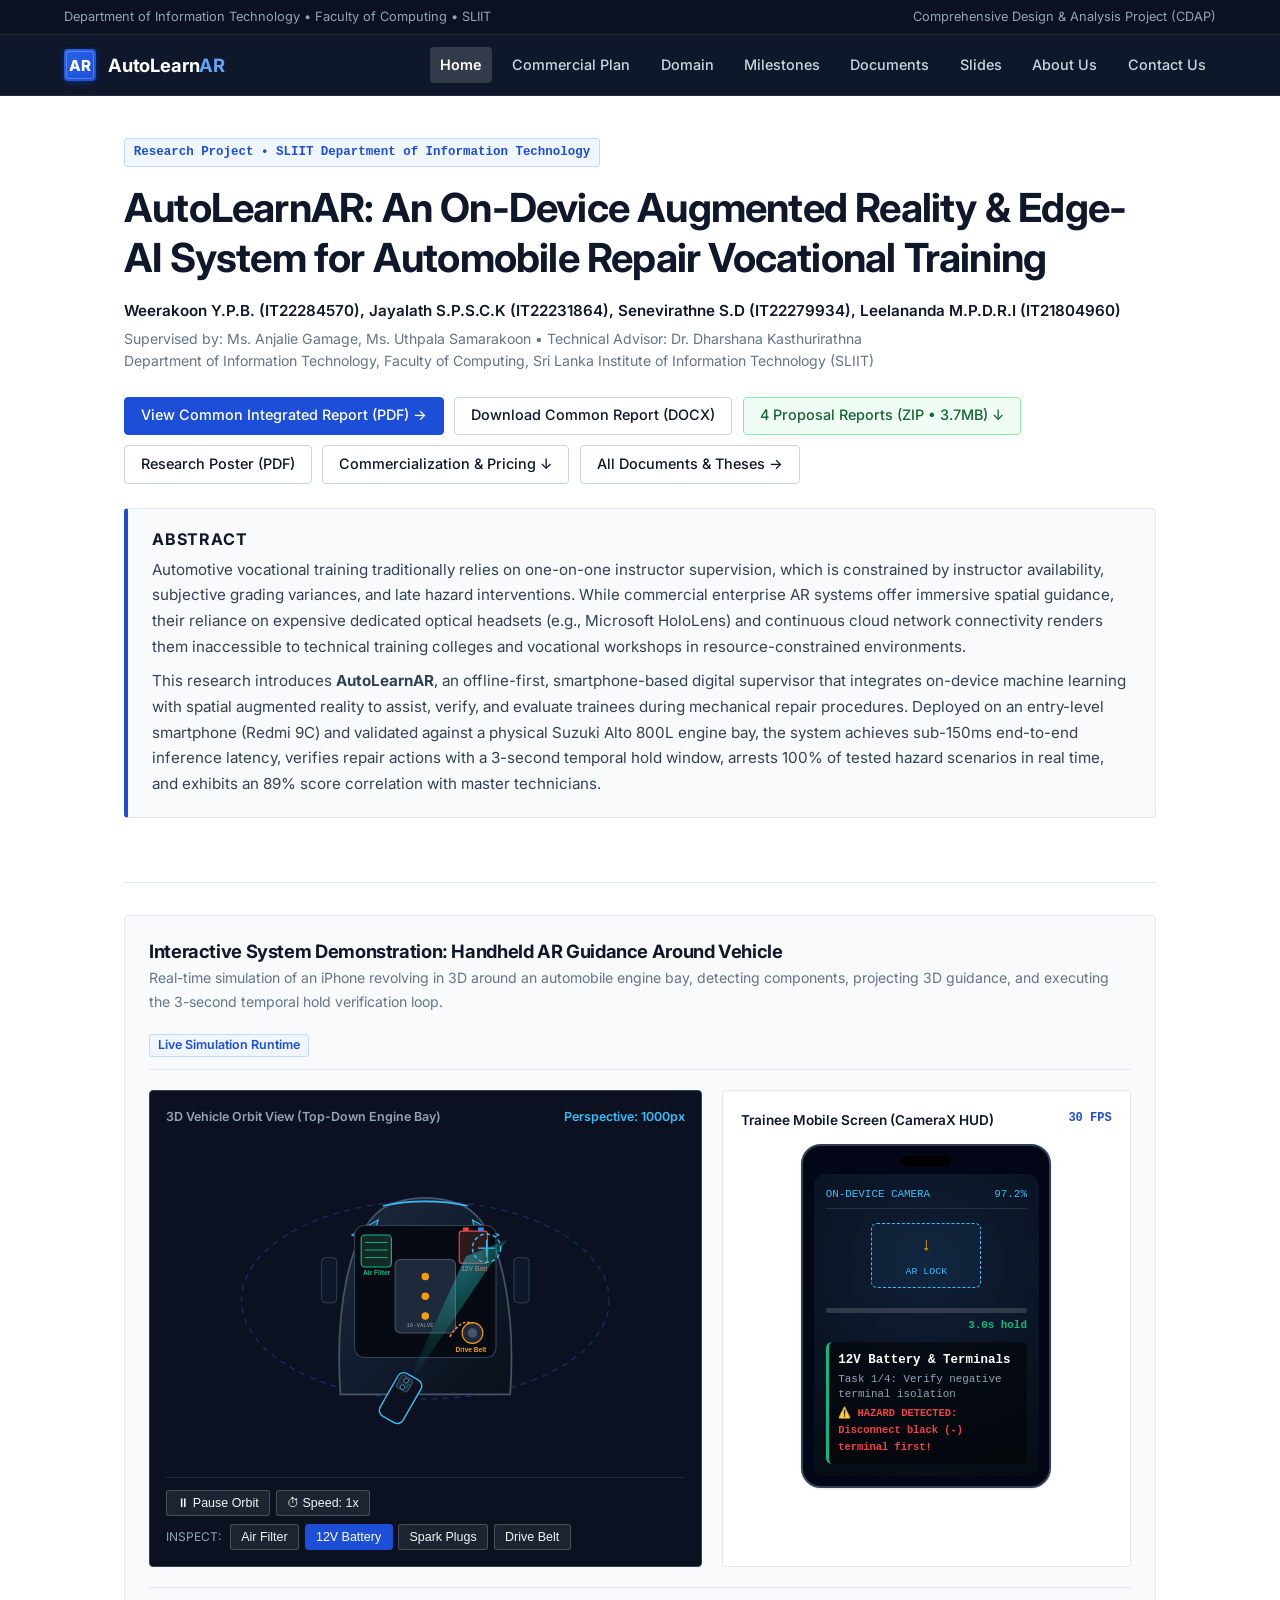
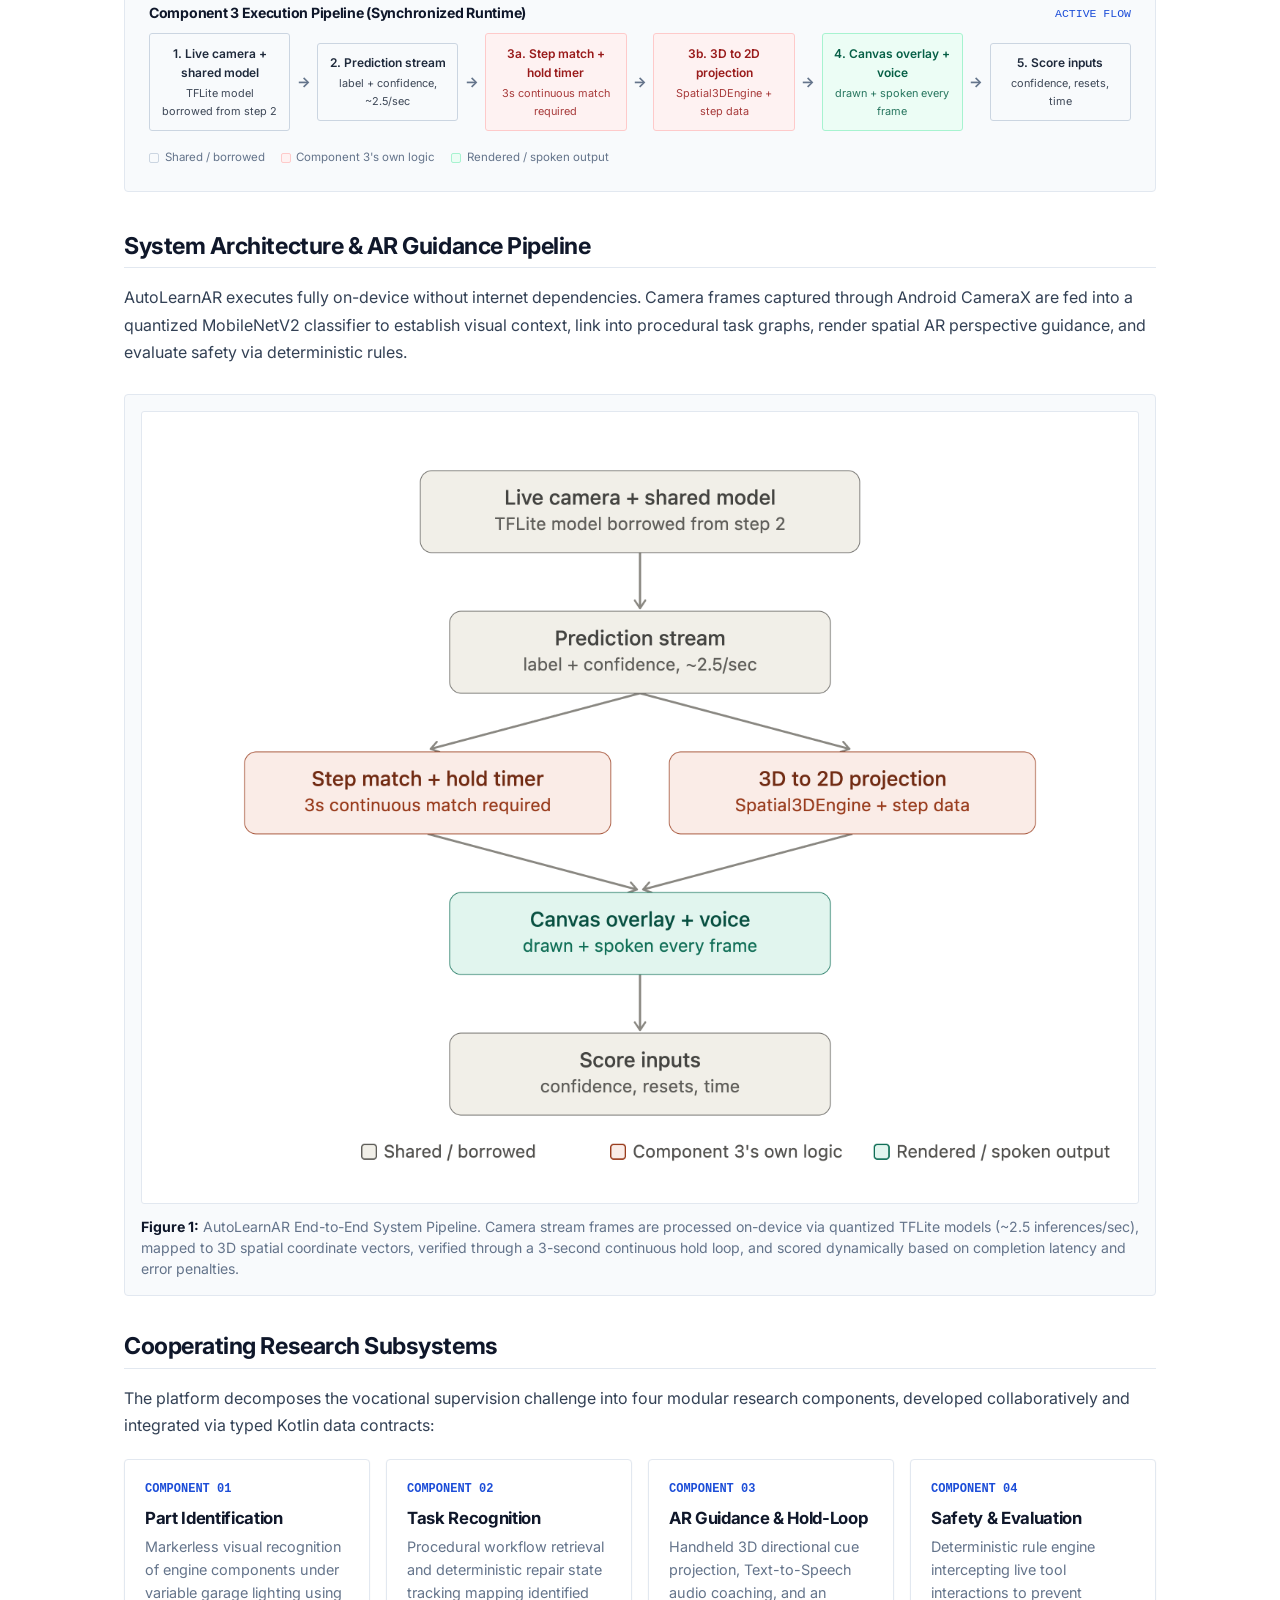
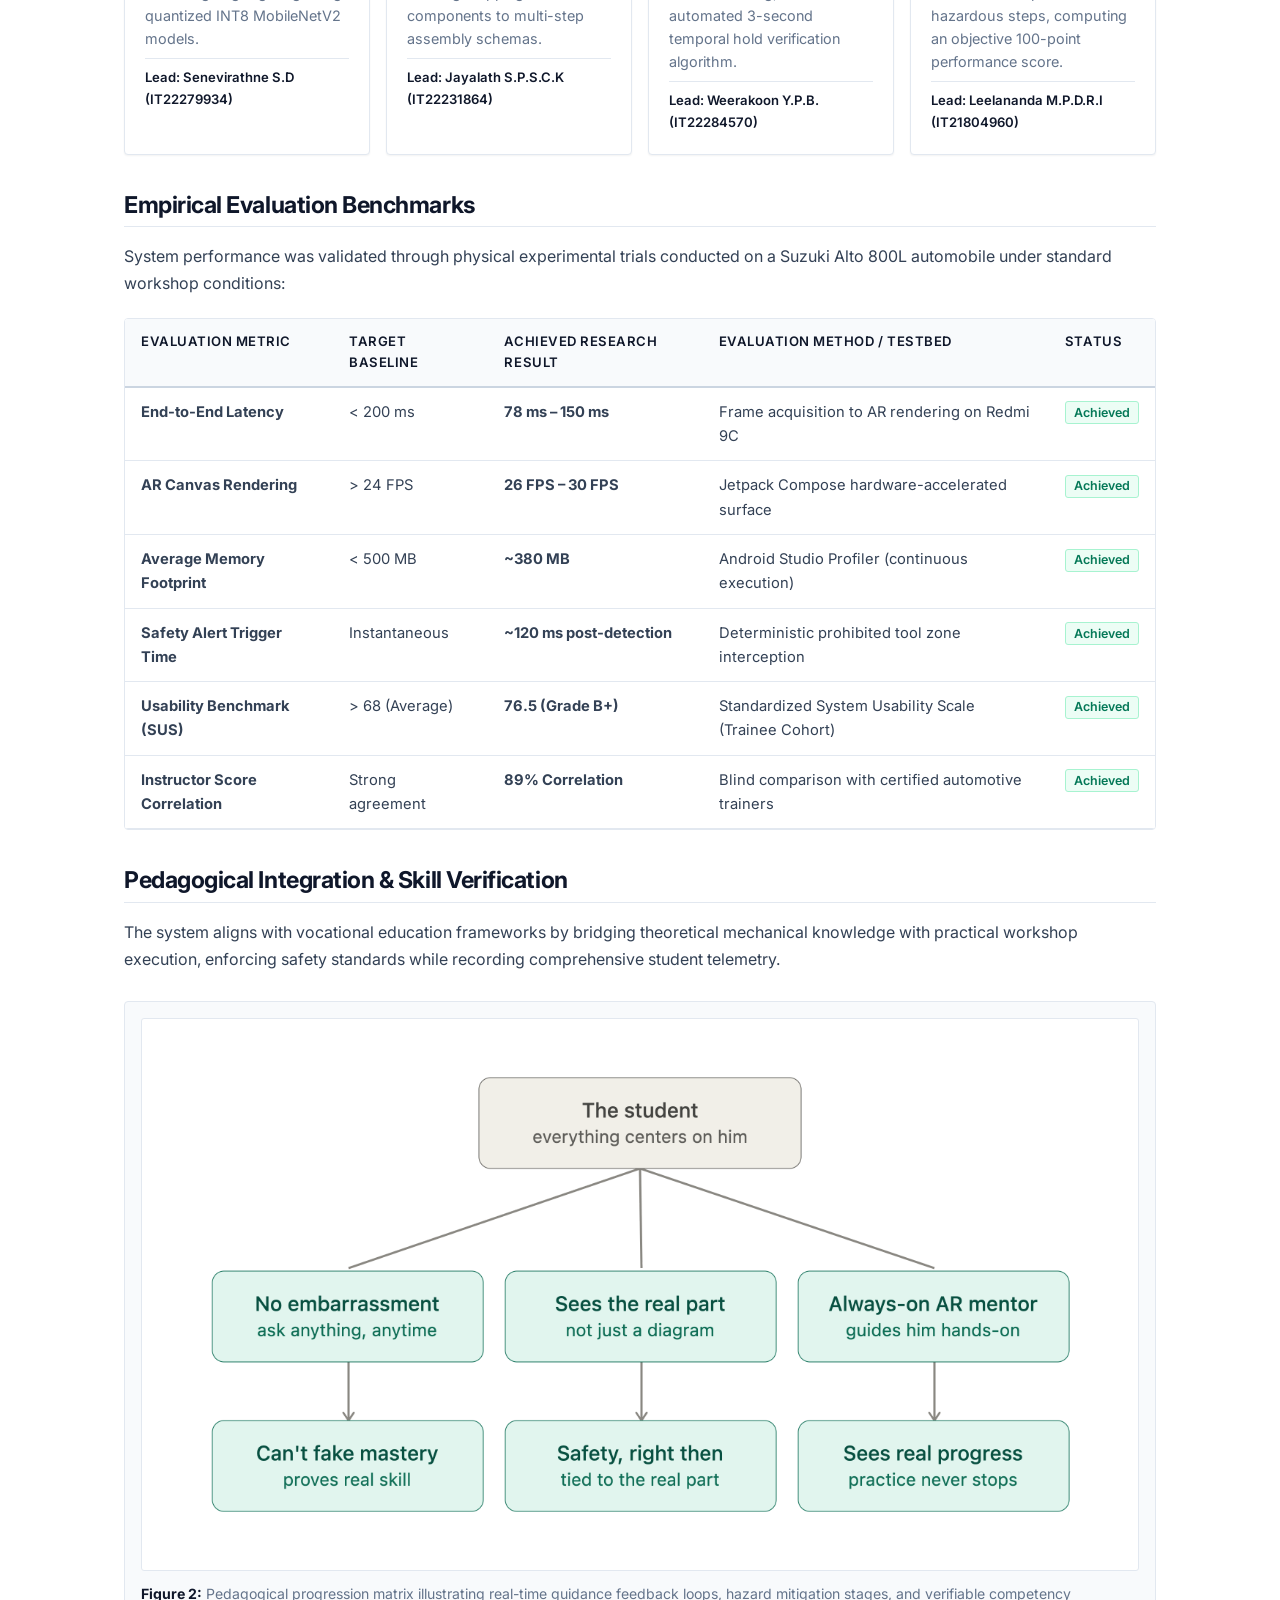
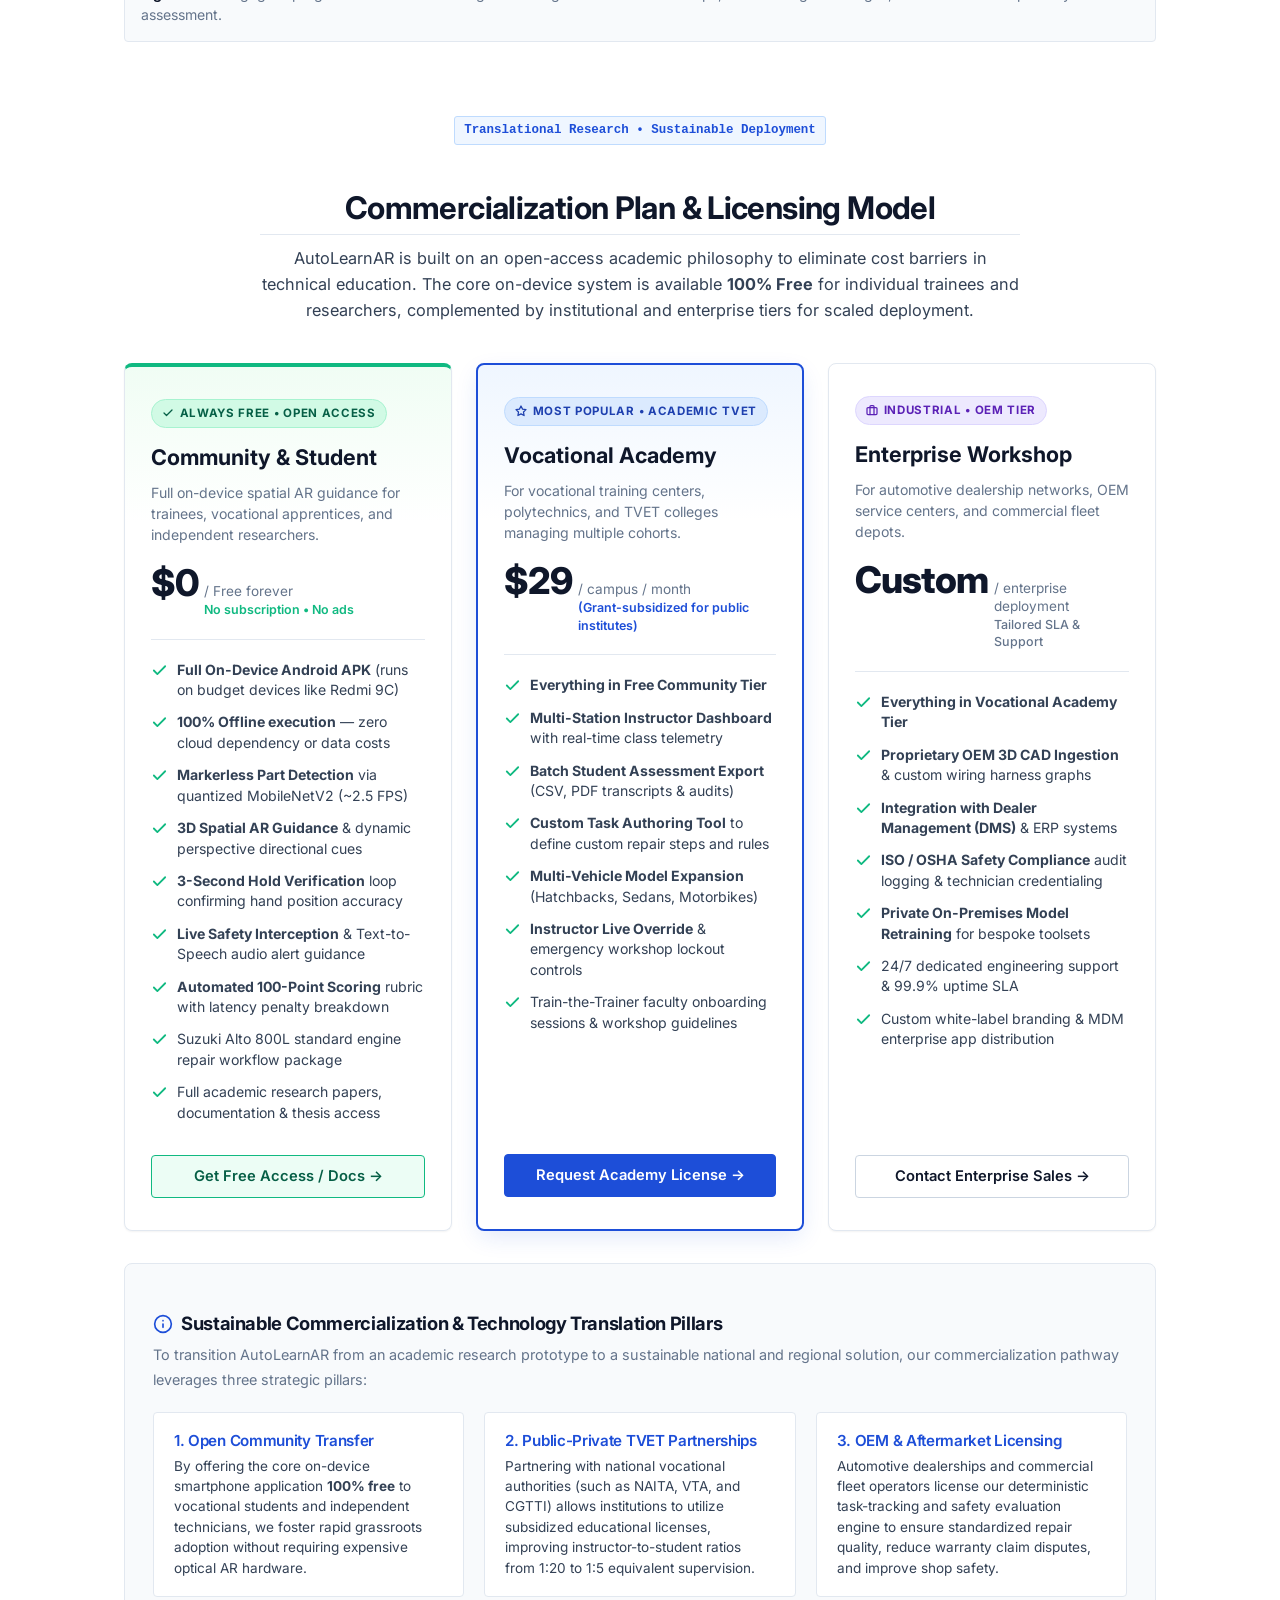
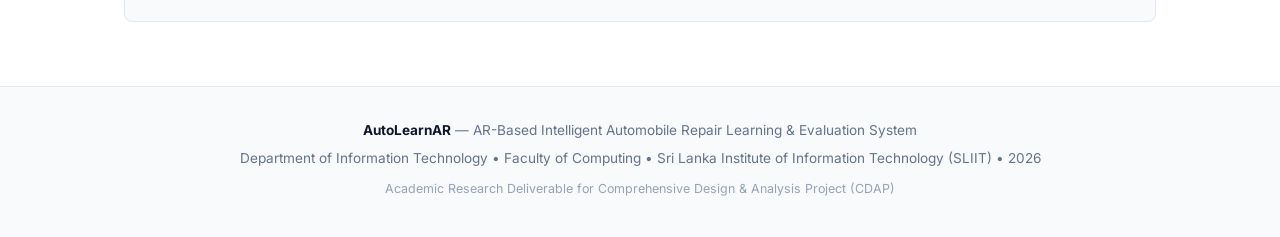
<file: index.html>
<!DOCTYPE html>
<html lang="en">

<head>
  <meta charset="utf-8">
  <meta name="viewport" content="width=device-width, initial-scale=1">
  <title>AutoLearnAR | Intelligent Automobile Repair Learning & Evaluation System</title>
  <meta name="description"
    content="AutoLearnAR: An on-device augmented reality and computer vision system for automotive vocational training, markerless component detection, spatial guidance, and automated scoring.">
  <link rel="preconnect" href="https://fonts.googleapis.com">
  <link rel="preconnect" href="https://fonts.gstatic.com" crossorigin>
  <link href="https://fonts.googleapis.com/css2?family=Inter:wght@400;500;600;700&display=swap" rel="stylesheet">
  <link rel="stylesheet" href="css/style.css">
</head>

<body>
  <!-- Institutional Bar -->
  <aside class="institution-bar" aria-label="Institutional Affiliation">
    <span>Department of Information Technology &bull; Faculty of Computing &bull; SLIIT</span>
    <span>Comprehensive Design & Analysis Project (CDAP)</span>
  </aside>

  <!-- Navigation Header -->
  <header class="top">
    <a class="brand-wrapper" href="index.html">
      <div class="brand-logo-icon">AR</div>
      <div class="brand-name">AutoLearn<b>AR</b></div>
    </a>
    <nav aria-label="Main Navigation">
      <a href="index.html" aria-current="page">Home</a>
      <a href="#commercialization">Commercial Plan</a>
      <a href="domain.html">Domain</a>
      <a href="milestones.html">Milestones</a>
      <a href="documents.html">Documents</a>
      <a href="slides.html">Slides</a>
      <a href="about.html">About Us</a>
      <a href="contact.html">Contact Us</a>
    </nav>
  </header>

  <main>
    <!-- Paper Header / Hero Section -->
    <section class="paper-header">
      <span class="paper-meta-badge">Research Project &bull; SLIIT Department of Information Technology</span>
      <h1>AutoLearnAR: An On-Device Augmented Reality & Edge-AI System for Automobile Repair Vocational Training</h1>

      <div class="author-block">
        <div class="author-list">
          Weerakoon Y.P.B. (IT22284570), Jayalath S.P.S.C.K (IT22231864), Senevirathne S.D (IT22279934), Leelananda
          M.P.D.R.I (IT21804960)
        </div>
        <div class="author-affiliations">
          Supervised by: Ms. Anjalie Gamage, Ms. Uthpala Samarakoon &bull; Technical Advisor: Dr. Dharshana
          Kasthurirathna<br>
          Department of Information Technology, Faculty of Computing, Sri Lanka Institute of Information Technology
          (SLIIT)
        </div>
      </div>

      <!-- Key Academic Deliverable Actions -->
      <div class="action-links">
        <a class="btn btn-primary" href="docs/AutoLearnAR_Common_Integrated_Report.pdf" target="_blank">View Common
          Integrated Report (PDF) &rarr;</a>
        <a class="btn btn-outline" href="docs/AutoLearnAR_Common_Integrated_Report.docx" download>Download Common Report
          (DOCX)</a>
        <a class="btn btn-outline" href="docs/AutoLearnAR_All_4_Proposal_Reports.zip" download style="color: #166534; border-color: #86efac; background-color: #f0fdf4;">4 Proposal Reports (ZIP &bull; 3.7MB) &darr;</a>
        <a class="btn btn-outline" href="docs/R26-IT-049_Research_Poster.pdf" target="_blank">Research Poster (PDF)</a>
        <a class="btn btn-outline" href="#commercialization">Commercialization &amp; Pricing &darr;</a>
        <a class="btn btn-outline" href="documents.html">All Documents & Theses &rarr;</a>
      </div>

      <!-- Formal Academic Abstract -->
      <div class="abstract-box">
        <h3>Abstract</h3>
        <p>
          Automotive vocational training traditionally relies on one-on-one instructor supervision, which is constrained
          by instructor availability, subjective grading variances, and late hazard interventions. While commercial
          enterprise AR systems offer immersive spatial guidance, their reliance on expensive dedicated optical headsets
          (e.g., Microsoft HoloLens) and continuous cloud network connectivity renders them inaccessible to technical
          training colleges and vocational workshops in resource-constrained environments.
        </p>
        <p>
          This research introduces <strong>AutoLearnAR</strong>, an offline-first, smartphone-based digital supervisor
          that integrates on-device machine learning with spatial augmented reality to assist, verify, and evaluate
          trainees during mechanical repair procedures. Deployed on an entry-level smartphone (Redmi 9C) and validated
          against a physical Suzuki Alto 800L engine bay, the system achieves sub-150ms end-to-end inference latency,
          verifies repair actions with a 3-second temporal hold window, arrests 100% of tested hazard scenarios in real
          time, and exhibits an 89% score correlation with master technicians.
        </p>
      </div>
    </section>

    <!-- ======================================================== -->
    <!-- INTERACTIVE DEMONSTRATION: IPHONE ORBITING VEHICLE -->
    <!-- Clean, Non-Overlapping Studio Layout -->
    <!-- ======================================================== -->
    <section class="sim-container" id="interactive-demo">
      <div class="sim-header">
        <div>
          <h3>Interactive System Demonstration: Handheld AR Guidance Around Vehicle</h3>
          <p style="font-size: 0.88rem; color: var(--text-muted); margin: 0;">
            Real-time simulation of an iPhone revolving in 3D around an automobile engine bay, detecting components,
            projecting 3D guidance, and executing the 3-second temporal hold verification loop.
          </p>
        </div>
        <div>
          <span class="badge badge-progress">Live Simulation Runtime</span>
        </div>
      </div>

      <div class="sim-grid">
        <!-- 3D Vehicle Orbit Arena (Unobstructed View) -->
        <div class="sim-stage-box">
          <div class="stage-title-bar">
            <span>3D Vehicle Orbit View (Top-Down Engine Bay)</span>
            <span style="color: #38bdf8;">Perspective: 1000px</span>
          </div>

          <svg class="sim-svg-stage" viewBox="0 0 540 350" role="img"
            aria-label="iPhone orbiting around vehicle engine bay with AR scan beam">
            <defs>
              <radialGradient id="beamGrad" cx="50%" cy="0%" r="100%">
                <stop offset="0%" stop-color="#38bdf8" stop-opacity="0.6" />
                <stop offset="60%" stop-color="#10b981" stop-opacity="0.2" />
                <stop offset="100%" stop-color="#38bdf8" stop-opacity="0.0" />
              </radialGradient>
              <linearGradient id="carBody" x1="0%" y1="0%" x2="100%" y2="100%">
                <stop offset="0%" stop-color="#1e293b" />
                <stop offset="50%" stop-color="#111c2e" />
                <stop offset="100%" stop-color="#0a101a" />
              </linearGradient>
            </defs>

            <!-- Elliptical Orbit Track -->
            <ellipse cx="270" cy="175" rx="195" ry="105" fill="none" stroke="#2563eb" stroke-width="1.5"
              stroke-dasharray="6 6" opacity="0.35" />

            <!-- Vehicle Front & Open Engine Bay -->
            <g id="vehicle-chassis">
              <!-- Left & Right Front Tires -->
              <rect x="160" y="130" width="16" height="48" rx="4" fill="#0f172a" stroke="#334155" />
              <rect x="364" y="130" width="16" height="48" rx="4" fill="#0f172a" stroke="#334155" />

              <!-- Car Front Silhouette -->
              <path d="M 180 275 C 174 190, 188 95, 230 75 C 255 64, 285 64, 310 75 C 352 95, 366 190, 360 275 Z"
                fill="url(#carBody)" stroke="#475569" stroke-width="1.8" />

              <!-- Front Bumper Edge line -->
              <path d="M 225 75 Q 270 66 315 75" stroke="#38bdf8" stroke-width="1.8" fill="none" />

              <!-- LED Headlights -->
              <polygon points="192,106 220,90 213,116" fill="#38bdf8" fill-opacity="0.25" stroke="#38bdf8"
                stroke-width="1.2" />
              <polygon points="348,106 320,90 327,116" fill="#38bdf8" fill-opacity="0.25" stroke="#38bdf8"
                stroke-width="1.2" />

              <!-- Open Engine Bay Cavity -->
              <rect x="195" y="96" width="150" height="140" rx="10" fill="#060b13" stroke="#334155"
                stroke-width="1.2" />

              <!-- Engine Cylinder Head in center -->
              <rect x="238" y="132" width="64" height="78" rx="6" fill="#1e293b" stroke="#475569" stroke-width="1.2" />
              <circle cx="270" cy="150" r="4" fill="#f59e0b" />
              <circle cx="270" cy="171" r="4" fill="#f59e0b" />
              <circle cx="270" cy="192" r="4" fill="#f59e0b" />
              <text x="250" y="204" font-size="6" fill="#94a3b8" font-family="monospace">16-VALVE</text>

              <!-- Component 1: Air Filter Housing (Top Left) -->
              <rect x="202" y="106" width="32" height="34" rx="4" fill="#132a26" stroke="#10b981" stroke-width="1.2" />
              <line x1="206" y1="114" x2="230" y2="114" stroke="#10b981" stroke-width="1" />
              <line x1="206" y1="122" x2="230" y2="122" stroke="#10b981" stroke-width="1" />
              <line x1="206" y1="130" x2="230" y2="130" stroke="#10b981" stroke-width="1" />
              <text x="204" y="148" font-size="7" fill="#10b981" font-weight="600" font-family="sans-serif">Air
                Filter</text>

              <!-- Component 2: 12V Battery (Top Right) -->
              <rect x="306" y="102" width="30" height="34" rx="3" fill="#2d1b1b" stroke="#ef4444" stroke-width="1.2" />
              <rect x="310" y="98" width="6" height="4" fill="#ef4444" />
              <rect x="326" y="98" width="6" height="4" fill="#3b82f6" />
              <text x="308" y="144" font-size="7" fill="#ef4444" font-weight="600" font-family="sans-serif">12V
                Batt</text>

              <!-- Component 3: Alternator & Serpentine Belt (Bottom Right) -->
              <circle cx="320" cy="210" r="11" fill="#1e293b" stroke="#f59e0b" stroke-width="1.2" />
              <circle cx="320" cy="210" r="5" fill="#475569" />
              <path d="M 296 214 Q 308 194 320 200" stroke="#f59e0b" stroke-width="1.5" stroke-dasharray="3 2"
                fill="none" />
              <text x="302" y="230" font-size="7" fill="#f59e0b" font-weight="600" font-family="sans-serif">Drive
                Belt</text>
            </g>

            <!-- Dynamic Target Reticle Locking Onto Active Component -->
            <g id="sim-target-reticle" transform="translate(205, 125)">
              <circle cx="0" cy="0" r="15" fill="none" stroke="#38bdf8" stroke-width="1.6" stroke-dasharray="4 3" />
              <line x1="-9" y1="0" x2="9" y2="0" stroke="#38bdf8" stroke-width="1.4" />
              <line x1="0" y1="-9" x2="0" y2="9" stroke="#38bdf8" stroke-width="1.4" />
            </g>

            <!-- Dynamic AR Scanning Conical Beam from iPhone to Component -->
            <polygon id="sim-ar-scan-beam" points="450,175 190,110 225,145" fill="url(#beamGrad)" />

            <!-- Orbiting iPhone Device Mockup -->
            <g id="sim-phone-device" transform="translate(465, 175)">
              <rect x="-14" y="-26" width="28" height="52" rx="7" fill="#0b111e" stroke="#38bdf8" stroke-width="1.5" />
              <rect x="-11" y="-23" width="14" height="15" rx="3" fill="#1e293b" stroke="rgba(255,255,255,0.2)" />
              <circle cx="-4" cy="-19" r="2.4" fill="#000" stroke="#38bdf8" stroke-width="0.8" />
              <circle cx="-4" cy="-11" r="2.4" fill="#000" stroke="#38bdf8" stroke-width="0.8" />
              <circle cx="1" cy="-15" r="1.6" fill="#000" stroke="#10b981" stroke-width="0.6" />
            </g>
          </svg>

          <!-- Stage Controls Bar -->
          <div class="sim-controls">
            <div class="sim-btn-group">
              <button class="sim-btn" id="sim-btn-play" type="button">⏸ Pause Orbit</button>
              <button class="sim-btn" id="sim-btn-speed" type="button">⏱ Speed: 1x</button>
            </div>
            <div class="sim-btn-group">
              <span
                style="font-size: 0.75rem; color: #94a3b8; align-self: center; margin-right: 0.2rem;">INSPECT:</span>
              <button class="sim-btn sim-part-btn active" data-part="air-filter" type="button">Air Filter</button>
              <button class="sim-btn sim-part-btn" data-part="battery" type="button">12V Battery</button>
              <button class="sim-btn sim-part-btn" data-part="spark-plugs" type="button">Spark Plugs</button>
              <button class="sim-btn sim-part-btn" data-part="alternator" type="button">Drive Belt</button>
            </div>
          </div>
        </div>

        <!-- Right: Dedicated Trainee iPhone Viewfinder (Completely Separate Column — No Overlap) -->
        <div class="sim-phone-box">
          <div class="phone-card-title">
            <span>Trainee Mobile Screen (CameraX HUD)</span>
            <span style="color: var(--color-primary); font-family: var(--font-mono); font-size: 0.75rem;">30 FPS</span>
          </div>

          <div class="iphone-mockup">
            <div class="iphone-island"></div>
            <div class="iphone-screen">
              <div class="screen-hud-top">
                <span>ON-DEVICE CAMERA</span>
                <span id="hud-confidence">94.8%</span>
              </div>

              <div class="screen-reticle">
                <div class="screen-arrow">&darr;</div>
                <span style="font-size: 0.62rem; color: #38bdf8; margin-top: 2px;">AR LOCK</span>
              </div>

              <!-- 3-Second Hold Verification Bar -->
              <div>
                <div class="hold-bar-container">
                  <div class="hold-bar-fill" id="hold-bar-fg"></div>
                </div>
                <div class="hold-timer-text" id="hud-timer-sec">2.1s hold</div>
              </div>

              <div class="screen-hud-bottom">
                <div class="screen-part-name" id="hud-part-name">Air Filter Housing</div>
                <div class="screen-step-desc" id="hud-step-title">Task 2/4: Unclip housing & inspect paper element</div>
                <div class="screen-hazard-line" id="hud-hazard-alert">
                  <span style="color: #10b981;">Hazard Status: CLEAR &bull; Safe distance maintained</span>
                </div>
              </div>
            </div>
          </div>
        </div>
      </div>

      <!-- Synchronized Component 3 Pipeline Flow (User Architecture Diagram) -->
      <div class="sim-pipeline-box">
        <div style="display: flex; justify-content: space-between; align-items: center; margin-bottom: 0.65rem;">
          <h4 style="font-size: 0.88rem; color: var(--text-heading); margin: 0;">Component 3 Execution Pipeline
            (Synchronized Runtime)</h4>
          <span style="font-size: 0.72rem; font-family: var(--font-mono); color: var(--color-primary);">ACTIVE
            FLOW</span>
        </div>

        <div class="pipe-row">
          <div class="pipe-card shared" id="pipe-step-1">
            <div class="pipe-card-title">1. Live camera + shared model</div>
            <div class="pipe-card-sub">TFLite model borrowed from step 2</div>
          </div>
          <span class="pipe-arrow">&rarr;</span>

          <div class="pipe-card shared" id="pipe-step-2">
            <div class="pipe-card-title">2. Prediction stream</div>
            <div class="pipe-card-sub">label + confidence, ~2.5/sec</div>
          </div>
          <span class="pipe-arrow">&rarr;</span>

          <div class="pipe-card comp3" id="pipe-step-3a">
            <div class="pipe-card-title">3a. Step match + hold timer</div>
            <div class="pipe-card-sub">3s continuous match required</div>
          </div>
          <span class="pipe-arrow">&rarr;</span>

          <div class="pipe-card comp3" id="pipe-step-3b">
            <div class="pipe-card-title">3b. 3D to 2D projection</div>
            <div class="pipe-card-sub">Spatial3DEngine + step data</div>
          </div>
          <span class="pipe-arrow">&rarr;</span>

          <div class="pipe-card output" id="pipe-step-4">
            <div class="pipe-card-title">4. Canvas overlay + voice</div>
            <div class="pipe-card-sub">drawn + spoken every frame</div>
          </div>
          <span class="pipe-arrow">&rarr;</span>

          <div class="pipe-card shared" id="pipe-step-5">
            <div class="pipe-card-title">5. Score inputs</div>
            <div class="pipe-card-sub">confidence, resets, time</div>
          </div>
        </div>

        <div class="pipe-legend-clean">
          <span><span class="swatch shared"></span> Shared / borrowed</span>
          <span><span class="swatch comp3"></span> Component 3's own logic</span>
          <span><span class="swatch output"></span> Rendered / spoken output</span>
        </div>
      </div>
    </section>

    <!-- System Architecture & Technical Pipeline (Figure 1) -->
    <section>
      <h2>System Architecture & AR Guidance Pipeline</h2>
      <p>
        AutoLearnAR executes fully on-device without internet dependencies. Camera frames captured through Android
        CameraX are fed into a quantized MobileNetV2 classifier to establish visual context, link into procedural task
        graphs, render spatial AR perspective guidance, and evaluate safety via deterministic rules.
      </p>

      <figure class="academic-figure">
        <img src="img/component_3_ar_pipeline.png" alt="AutoLearnAR Component 3 Guidance and Hold Pipeline Architecture"
          loading="lazy">
        <figcaption>
          <b>Figure 1:</b> AutoLearnAR End-to-End System Pipeline. Camera stream frames are processed on-device via
          quantized TFLite models (~2.5 inferences/sec), mapped to 3D spatial coordinate vectors, verified through a
          3-second continuous hold loop, and scored dynamically based on completion latency and error penalties.
        </figcaption>
      </figure>
    </section>

    <!-- Four Cooperating Research Subsystems -->
    <section>
      <h2>Cooperating Research Subsystems</h2>
      <p>
        The platform decomposes the vocational supervision challenge into four modular research components, developed
        collaboratively and integrated via typed Kotlin data contracts:
      </p>

      <div class="pillar-grid">
        <div class="pillar-card">
          <div class="pillar-number">Component 01</div>
          <h3>Part Identification</h3>
          <p>Markerless visual recognition of engine components under variable garage lighting using quantized INT8
            MobileNetV2 models.</p>
          <div class="pillar-lead">Lead: Senevirathne S.D (IT22279934)</div>
        </div>

        <div class="pillar-card">
          <div class="pillar-number">Component 02</div>
          <h3>Task Recognition</h3>
          <p>Procedural workflow retrieval and deterministic repair state tracking mapping identified components to
            multi-step assembly schemas.</p>
          <div class="pillar-lead">Lead: Jayalath S.P.S.C.K (IT22231864)</div>
        </div>

        <div class="pillar-card">
          <div class="pillar-number">Component 03</div>
          <h3>AR Guidance & Hold-Loop</h3>
          <p>Handheld 3D directional cue projection, Text-to-Speech audio coaching, and an automated 3-second temporal
            hold verification algorithm.</p>
          <div class="pillar-lead">Lead: Weerakoon Y.P.B. (IT22284570)</div>
        </div>

        <div class="pillar-card">
          <div class="pillar-number">Component 04</div>
          <h3>Safety & Evaluation</h3>
          <p>Deterministic rule engine intercepting live tool interactions to prevent hazardous steps, computing an
            objective 100-point performance score.</p>
          <div class="pillar-lead">Lead: Leelananda M.P.D.R.I (IT21804960)</div>
        </div>
      </div>
    </section>

    <!-- Empirical Results & Benchmarks -->
    <section>
      <h2>Empirical Evaluation Benchmarks</h2>
      <p>
        System performance was validated through physical experimental trials conducted on a Suzuki Alto 800L automobile
        under standard workshop conditions:
      </p>

      <div class="table-container">
        <table>
          <thead>
            <tr>
              <th>Evaluation Metric</th>
              <th>Target Baseline</th>
              <th>Achieved Research Result</th>
              <th>Evaluation Method / Testbed</th>
              <th>Status</th>
            </tr>
          </thead>
          <tbody>
            <tr>
              <td><strong>End-to-End Latency</strong></td>
              <td>&lt; 200 ms</td>
              <td><strong>78 ms &ndash; 150 ms</strong></td>
              <td>Frame acquisition to AR rendering on Redmi 9C</td>
              <td><span class="badge badge-done">Achieved</span></td>
            </tr>
            <tr>
              <td><strong>AR Canvas Rendering</strong></td>
              <td>&gt; 24 FPS</td>
              <td><strong>26 FPS &ndash; 30 FPS</strong></td>
              <td>Jetpack Compose hardware-accelerated surface</td>
              <td><span class="badge badge-done">Achieved</span></td>
            </tr>
            <tr>
              <td><strong>Average Memory Footprint</strong></td>
              <td>&lt; 500 MB</td>
              <td><strong>~380 MB</strong></td>
              <td>Android Studio Profiler (continuous execution)</td>
              <td><span class="badge badge-done">Achieved</span></td>
            </tr>
            <tr>
              <td><strong>Safety Alert Trigger Time</strong></td>
              <td>Instantaneous</td>
              <td><strong>~120 ms post-detection</strong></td>
              <td>Deterministic prohibited tool zone interception</td>
              <td><span class="badge badge-done">Achieved</span></td>
            </tr>
            <tr>
              <td><strong>Usability Benchmark (SUS)</strong></td>
              <td>&gt; 68 (Average)</td>
              <td><strong>76.5 (Grade B+)</strong></td>
              <td>Standardized System Usability Scale (Trainee Cohort)</td>
              <td><span class="badge badge-done">Achieved</span></td>
            </tr>
            <tr>
              <td><strong>Instructor Score Correlation</strong></td>
              <td>Strong agreement</td>
              <td><strong>89% Correlation</strong></td>
              <td>Blind comparison with certified automotive trainers</td>
              <td><span class="badge badge-done">Achieved</span></td>
            </tr>
          </tbody>
        </table>
      </div>
    </section>

    <!-- Pedagogical Integration (Figure 2) -->
    <section>
      <h2>Pedagogical Integration & Skill Verification</h2>
      <p>
        The system aligns with vocational education frameworks by bridging theoretical mechanical knowledge with
        practical workshop execution, enforcing safety standards while recording comprehensive student telemetry.
      </p>

      <figure class="academic-figure">
        <img src="img/student_benefits_map.png" alt="AutoLearnAR Pedagogical Benefits and Skill Progression Map"
          loading="lazy">
        <figcaption>
          <b>Figure 2:</b> Pedagogical progression matrix illustrating real-time guidance feedback loops, hazard
          mitigation stages, and verifiable competency assessment.
        </figcaption>
      </figure>
    </section>

    <!-- Commercialization Strategy & Pricing Plans Section -->
    <section class="pricing-section" id="commercialization">
      <div class="pricing-header-block">
        <span class="paper-meta-badge" style="margin-bottom: 0.5rem; display: inline-block;">Translational Research
          &bull; Sustainable Deployment</span>
        <h2>Commercialization Plan &amp; Licensing Model</h2>
        <p>
          AutoLearnAR is built on an open-access academic philosophy to eliminate cost barriers in technical education.
          The core on-device system is available <strong>100% Free</strong> for individual trainees and researchers,
          complemented by institutional and enterprise tiers for scaled deployment.
        </p>
      </div>

      <div class="pricing-grid">
        <!-- Tier 1: Free Community Tier -->
        <div class="pricing-card free-tier">
          <div class="pricing-badge-wrapper">
            <span class="pricing-badge green">
              <svg width="12" height="12" viewBox="0 0 24 24" fill="none" stroke="currentColor" stroke-width="2.5"
                stroke-linecap="round" stroke-linejoin="round">
                <path d="M20 6 9 17l-5-5" />
              </svg>
              Always Free &bull; Open Access
            </span>
          </div>
          <div class="pricing-plan-name">Community &amp; Student</div>
          <div class="pricing-plan-desc">Full on-device spatial AR guidance for trainees, vocational apprentices, and
            independent researchers.</div>

          <div class="pricing-price-box">
            <div class="amount">$0</div>
            <div class="period">/ Free forever<br><span style="font-size: 0.78rem; color: #10b981; font-weight: 600;">No
                subscription &bull; No ads</span></div>
          </div>

          <ul class="pricing-features-list">
            <li>
              <svg viewBox="0 0 24 24" fill="none" stroke="currentColor" stroke-width="2.5" stroke-linecap="round"
                stroke-linejoin="round">
                <path d="M20 6 9 17l-5-5" />
              </svg>
              <span><strong>Full On-Device Android APK</strong> (runs on budget devices like Redmi 9C)</span>
            </li>
            <li>
              <svg viewBox="0 0 24 24" fill="none" stroke="currentColor" stroke-width="2.5" stroke-linecap="round"
                stroke-linejoin="round">
                <path d="M20 6 9 17l-5-5" />
              </svg>
              <span><strong>100% Offline execution</strong> &mdash; zero cloud dependency or data costs</span>
            </li>
            <li>
              <svg viewBox="0 0 24 24" fill="none" stroke="currentColor" stroke-width="2.5" stroke-linecap="round"
                stroke-linejoin="round">
                <path d="M20 6 9 17l-5-5" />
              </svg>
              <span><strong>Markerless Part Detection</strong> via quantized MobileNetV2 (~2.5 FPS)</span>
            </li>
            <li>
              <svg viewBox="0 0 24 24" fill="none" stroke="currentColor" stroke-width="2.5" stroke-linecap="round"
                stroke-linejoin="round">
                <path d="M20 6 9 17l-5-5" />
              </svg>
              <span><strong>3D Spatial AR Guidance</strong> &amp; dynamic perspective directional cues</span>
            </li>
            <li>
              <svg viewBox="0 0 24 24" fill="none" stroke="currentColor" stroke-width="2.5" stroke-linecap="round"
                stroke-linejoin="round">
                <path d="M20 6 9 17l-5-5" />
              </svg>
              <span><strong>3-Second Hold Verification</strong> loop confirming hand position accuracy</span>
            </li>
            <li>
              <svg viewBox="0 0 24 24" fill="none" stroke="currentColor" stroke-width="2.5" stroke-linecap="round"
                stroke-linejoin="round">
                <path d="M20 6 9 17l-5-5" />
              </svg>
              <span><strong>Live Safety Interception</strong> &amp; Text-to-Speech audio alert guidance</span>
            </li>
            <li>
              <svg viewBox="0 0 24 24" fill="none" stroke="currentColor" stroke-width="2.5" stroke-linecap="round"
                stroke-linejoin="round">
                <path d="M20 6 9 17l-5-5" />
              </svg>
              <span><strong>Automated 100-Point Scoring</strong> rubric with latency penalty breakdown</span>
            </li>
            <li>
              <svg viewBox="0 0 24 24" fill="none" stroke="currentColor" stroke-width="2.5" stroke-linecap="round"
                stroke-linejoin="round">
                <path d="M20 6 9 17l-5-5" />
              </svg>
              <span>Suzuki Alto 800L standard engine repair workflow package</span>
            </li>
            <li>
              <svg viewBox="0 0 24 24" fill="none" stroke="currentColor" stroke-width="2.5" stroke-linecap="round"
                stroke-linejoin="round">
                <path d="M20 6 9 17l-5-5" />
              </svg>
              <span>Full academic research papers, documentation &amp; thesis access</span>
            </li>
          </ul>

          <a href="documents.html" class="btn btn-outline pricing-cta"
            style="border-color: #10b981; color: #065f46; background-color: #ecfdf5;">
            Get Free Access / Docs &rarr;
          </a>
        </div>

        <!-- Tier 2: Vocational Academy Tier -->
        <div class="pricing-card featured">
          <div class="pricing-badge-wrapper">
            <span class="pricing-badge blue">
              <svg width="12" height="12" viewBox="0 0 24 24" fill="none" stroke="currentColor" stroke-width="2.5"
                stroke-linecap="round" stroke-linejoin="round">
                <polygon
                  points="12 2 15.09 8.26 22 9.27 17 14.14 18.18 21.02 12 17.77 5.82 21.02 7 14.14 2 9.27 8.91 8.26 12 2" />
              </svg>
              Most Popular &bull; Academic TVET
            </span>
          </div>
          <div class="pricing-plan-name">Vocational Academy</div>
          <div class="pricing-plan-desc">For vocational training centers, polytechnics, and TVET colleges managing
            multiple cohorts.</div>

          <div class="pricing-price-box">
            <div class="amount">$29</div>
            <div class="period">/ campus / month<br><span
                style="font-size: 0.78rem; color: #1d4ed8; font-weight: 600;">(Grant-subsidized for public
                institutes)</span></div>
          </div>

          <ul class="pricing-features-list">
            <li>
              <svg viewBox="0 0 24 24" fill="none" stroke="currentColor" stroke-width="2.5" stroke-linecap="round"
                stroke-linejoin="round">
                <path d="M20 6 9 17l-5-5" />
              </svg>
              <span><strong>Everything in Free Community Tier</strong></span>
            </li>
            <li>
              <svg viewBox="0 0 24 24" fill="none" stroke="currentColor" stroke-width="2.5" stroke-linecap="round"
                stroke-linejoin="round">
                <path d="M20 6 9 17l-5-5" />
              </svg>
              <span><strong>Multi-Station Instructor Dashboard</strong> with real-time class telemetry</span>
            </li>
            <li>
              <svg viewBox="0 0 24 24" fill="none" stroke="currentColor" stroke-width="2.5" stroke-linecap="round"
                stroke-linejoin="round">
                <path d="M20 6 9 17l-5-5" />
              </svg>
              <span><strong>Batch Student Assessment Export</strong> (CSV, PDF transcripts &amp; audits)</span>
            </li>
            <li>
              <svg viewBox="0 0 24 24" fill="none" stroke="currentColor" stroke-width="2.5" stroke-linecap="round"
                stroke-linejoin="round">
                <path d="M20 6 9 17l-5-5" />
              </svg>
              <span><strong>Custom Task Authoring Tool</strong> to define custom repair steps and rules</span>
            </li>
            <li>
              <svg viewBox="0 0 24 24" fill="none" stroke="currentColor" stroke-width="2.5" stroke-linecap="round"
                stroke-linejoin="round">
                <path d="M20 6 9 17l-5-5" />
              </svg>
              <span><strong>Multi-Vehicle Model Expansion</strong> (Hatchbacks, Sedans, Motorbikes)</span>
            </li>
            <li>
              <svg viewBox="0 0 24 24" fill="none" stroke="currentColor" stroke-width="2.5" stroke-linecap="round"
                stroke-linejoin="round">
                <path d="M20 6 9 17l-5-5" />
              </svg>
              <span><strong>Instructor Live Override</strong> &amp; emergency workshop lockout controls</span>
            </li>
            <li>
              <svg viewBox="0 0 24 24" fill="none" stroke="currentColor" stroke-width="2.5" stroke-linecap="round"
                stroke-linejoin="round">
                <path d="M20 6 9 17l-5-5" />
              </svg>
              <span>Train-the-Trainer faculty onboarding sessions &amp; workshop guidelines</span>
            </li>
          </ul>

          <a href="contact.html" class="btn btn-primary pricing-cta">
            Request Academy License &rarr;
          </a>
        </div>

        <!-- Tier 3: Enterprise Workshop -->
        <div class="pricing-card">
          <div class="pricing-badge-wrapper">
            <span class="pricing-badge purple">
              <svg width="12" height="12" viewBox="0 0 24 24" fill="none" stroke="currentColor" stroke-width="2.5"
                stroke-linecap="round" stroke-linejoin="round">
                <rect x="2" y="7" width="20" height="14" rx="2" ry="2" />
                <path d="M16 21V5a2 2 0 0 0-2-2h-4a2 2 0 0 0-2 2v16" />
              </svg>
              Industrial &bull; OEM Tier
            </span>
          </div>
          <div class="pricing-plan-name">Enterprise Workshop</div>
          <div class="pricing-plan-desc">For automotive dealership networks, OEM service centers, and commercial fleet
            depots.</div>

          <div class="pricing-price-box">
            <div class="amount">Custom</div>
            <div class="period">/ enterprise deployment<br><span
                style="font-size: 0.78rem; color: #64748b; font-weight: 500;">Tailored SLA &amp; Support</span></div>
          </div>

          <ul class="pricing-features-list">
            <li>
              <svg viewBox="0 0 24 24" fill="none" stroke="currentColor" stroke-width="2.5" stroke-linecap="round"
                stroke-linejoin="round">
                <path d="M20 6 9 17l-5-5" />
              </svg>
              <span><strong>Everything in Vocational Academy Tier</strong></span>
            </li>
            <li>
              <svg viewBox="0 0 24 24" fill="none" stroke="currentColor" stroke-width="2.5" stroke-linecap="round"
                stroke-linejoin="round">
                <path d="M20 6 9 17l-5-5" />
              </svg>
              <span><strong>Proprietary OEM 3D CAD Ingestion</strong> &amp; custom wiring harness graphs</span>
            </li>
            <li>
              <svg viewBox="0 0 24 24" fill="none" stroke="currentColor" stroke-width="2.5" stroke-linecap="round"
                stroke-linejoin="round">
                <path d="M20 6 9 17l-5-5" />
              </svg>
              <span><strong>Integration with Dealer Management (DMS)</strong> &amp; ERP systems</span>
            </li>
            <li>
              <svg viewBox="0 0 24 24" fill="none" stroke="currentColor" stroke-width="2.5" stroke-linecap="round"
                stroke-linejoin="round">
                <path d="M20 6 9 17l-5-5" />
              </svg>
              <span><strong>ISO / OSHA Safety Compliance</strong> audit logging &amp; technician credentialing</span>
            </li>
            <li>
              <svg viewBox="0 0 24 24" fill="none" stroke="currentColor" stroke-width="2.5" stroke-linecap="round"
                stroke-linejoin="round">
                <path d="M20 6 9 17l-5-5" />
              </svg>
              <span><strong>Private On-Premises Model Retraining</strong> for bespoke toolsets</span>
            </li>
            <li>
              <svg viewBox="0 0 24 24" fill="none" stroke="currentColor" stroke-width="2.5" stroke-linecap="round"
                stroke-linejoin="round">
                <path d="M20 6 9 17l-5-5" />
              </svg>
              <span>24/7 dedicated engineering support &amp; 99.9% uptime SLA</span>
            </li>
            <li>
              <svg viewBox="0 0 24 24" fill="none" stroke="currentColor" stroke-width="2.5" stroke-linecap="round"
                stroke-linejoin="round">
                <path d="M20 6 9 17l-5-5" />
              </svg>
              <span>Custom white-label branding &amp; MDM enterprise app distribution</span>
            </li>
          </ul>

          <a href="contact.html" class="btn btn-outline pricing-cta">
            Contact Enterprise Sales &rarr;
          </a>
        </div>
      </div>

      <!-- Commercialization Strategy Callout Box -->
      <div class="commercial-pillars-box">
        <h3>
          <svg width="20" height="20" viewBox="0 0 24 24" fill="none" stroke="#1d4ed8" stroke-width="2"
            stroke-linecap="round" stroke-linejoin="round">
            <circle cx="12" cy="12" r="10" />
            <path d="M12 16v-4" />
            <path d="M12 8h.01" />
          </svg>
          Sustainable Commercialization &amp; Technology Translation Pillars
        </h3>
        <p class="pillars-intro">
          To transition AutoLearnAR from an academic research prototype to a sustainable national and regional solution,
          our commercialization pathway leverages three strategic pillars:
        </p>

        <div class="commercial-pillars-grid">
          <div class="commercial-pillar-item">
            <h4>1. Open Community Transfer</h4>
            <p>
              By offering the core on-device smartphone application <strong>100% free</strong> to vocational students
              and independent technicians, we foster rapid grassroots adoption without requiring expensive optical AR
              hardware.
            </p>
          </div>

          <div class="commercial-pillar-item">
            <h4>2. Public-Private TVET Partnerships</h4>
            <p>
              Partnering with national vocational authorities (such as NAITA, VTA, and CGTTI) allows institutions to
              utilize subsidized educational licenses, improving instructor-to-student ratios from 1:20 to 1:5
              equivalent supervision.
            </p>
          </div>

          <div class="commercial-pillar-item">
            <h4>3. OEM &amp; Aftermarket Licensing</h4>
            <p>
              Automotive dealerships and commercial fleet operators license our deterministic task-tracking and safety
              evaluation engine to ensure standardized repair quality, reduce warranty claim disputes, and improve shop
              safety.
            </p>
          </div>
        </div>
      </div>
    </section>
  </main>

  <!-- Footer -->
  <footer>
    <p><b>AutoLearnAR</b> &mdash; AR-Based Intelligent Automobile Repair Learning & Evaluation System</p>
    <p>Department of Information Technology &bull; Faculty of Computing &bull; Sri Lanka Institute of Information
      Technology (SLIIT) &bull; 2026</p>
    <p style="font-size: 0.78rem; color: #94a3b8; margin-top: 0.5rem;">Academic Research Deliverable for Comprehensive
      Design & Analysis Project (CDAP)</p>
  </footer>

  <script src="js/ar-simulation.js"></script>
</body>

</html>
</file>
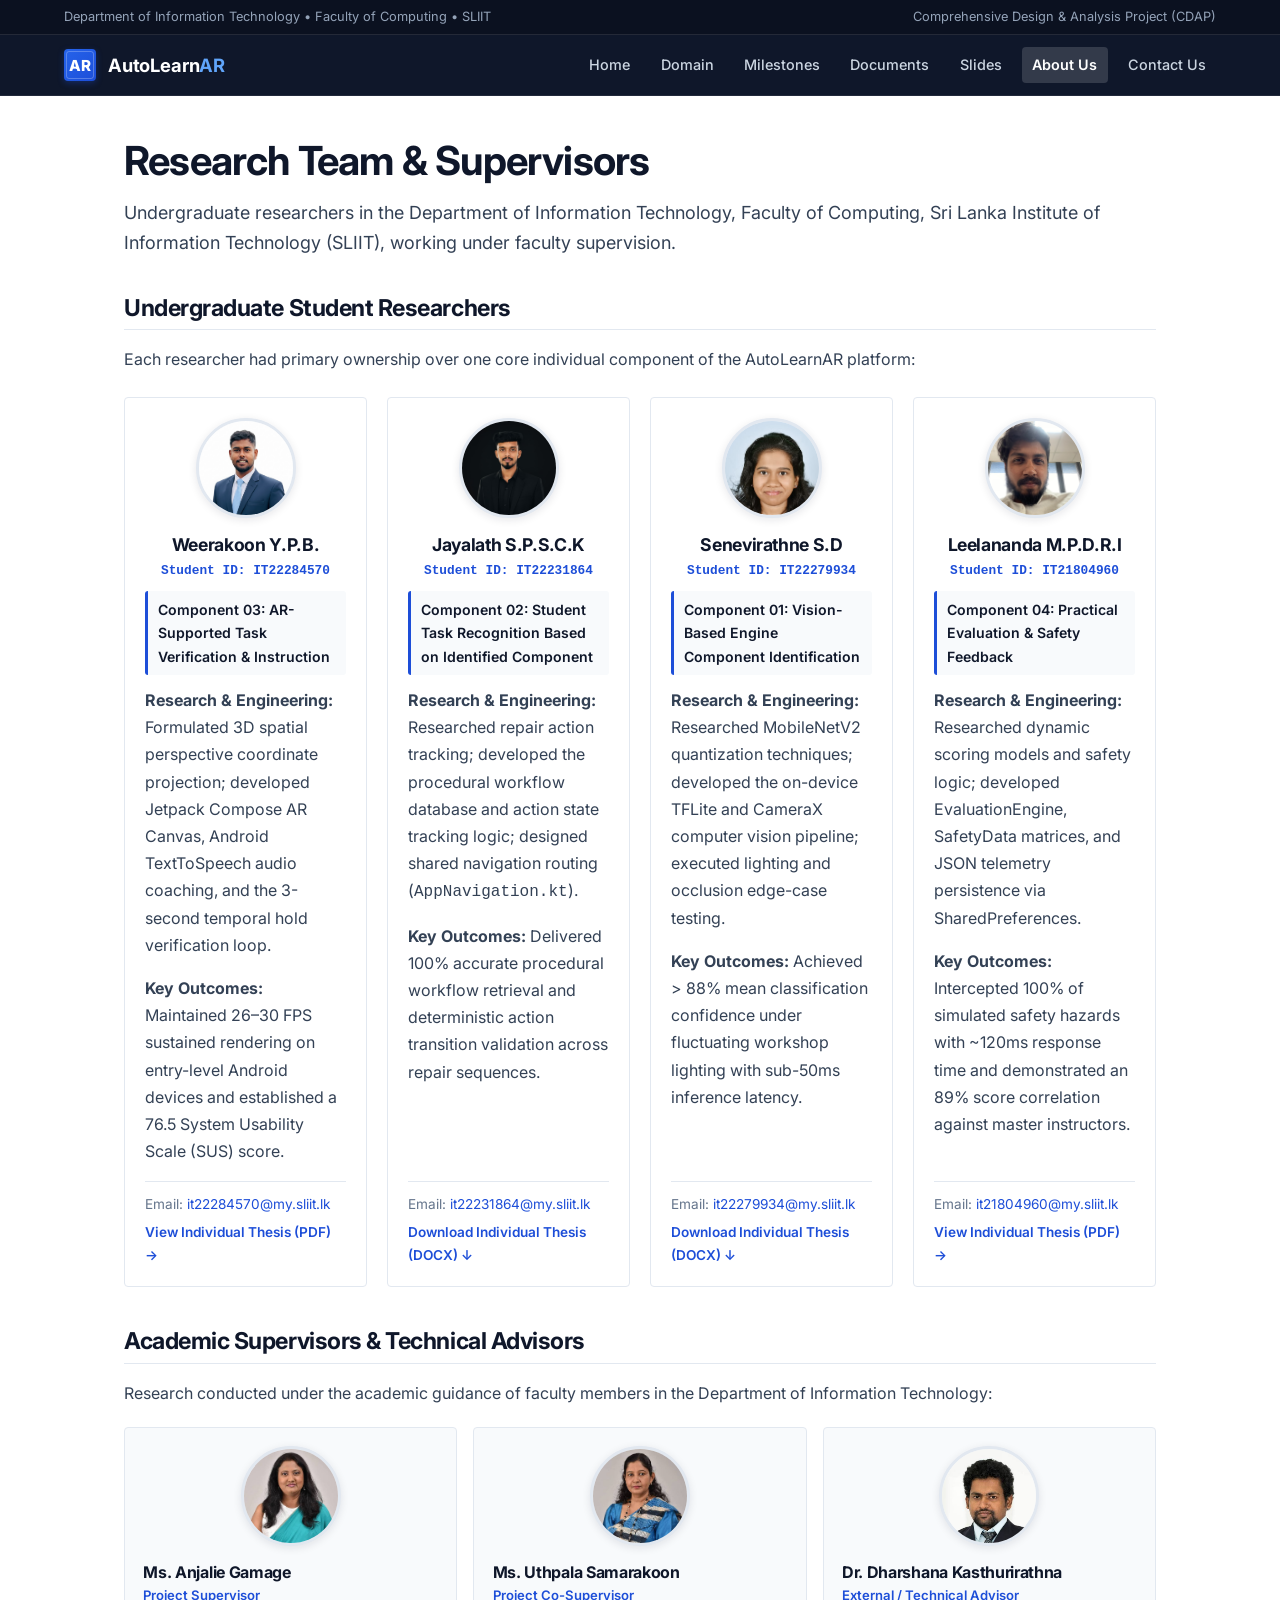
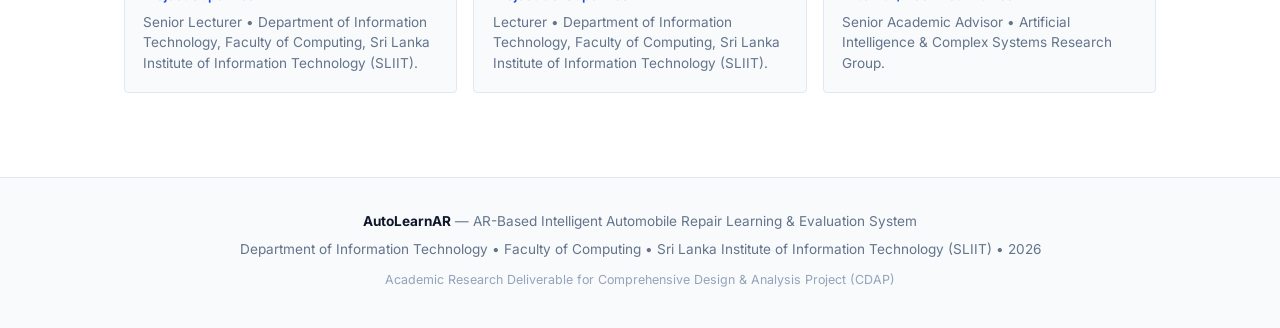
<file: about.html>
<!DOCTYPE html>
<html lang="en">

<head>
  <meta charset="utf-8">
  <meta name="viewport" content="width=device-width, initial-scale=1">
  <title>About Us | AutoLearnAR Research Team & Supervisors</title>
  <meta name="description"
    content="AutoLearnAR research team: Final-year BSc (Hons) Information Technology undergraduates and faculty supervisors at the Sri Lanka Institute of Information Technology (SLIIT).">
  <link rel="preconnect" href="https://fonts.googleapis.com">
  <link rel="preconnect" href="https://fonts.gstatic.com" crossorigin>
  <link href="https://fonts.googleapis.com/css2?family=Inter:wght@400;500;600;700&display=swap" rel="stylesheet">
  <link rel="stylesheet" href="css/style.css">
  <style>
    .researcher-photo {
      width: 100px;
      height: 100px;
      border-radius: 50%;
      object-fit: cover;
      object-position: top center;
      border: 3px solid var(--border-subtle);
      display: block;
      margin: 0 auto 1rem auto;
      box-shadow: 0 2px 8px rgba(15, 23, 42, 0.10);
      background-color: var(--bg-muted);
    }
    .researcher-card {
      text-align: center;
    }
    .researcher-card .researcher-role,
    .researcher-card .researcher-tasks,
    .researcher-card .researcher-contact {
      text-align: left;
    }
    .researcher-card h3 {
      text-align: center;
    }
    .researcher-card .researcher-id {
      text-align: center;
    }
  </style>
</head>

<body>
  <!-- Institutional Bar -->
  <aside class="institution-bar" aria-label="Institutional Affiliation">
    <span>Department of Information Technology &bull; Faculty of Computing &bull; SLIIT</span>
    <span>Comprehensive Design & Analysis Project (CDAP)</span>
  </aside>

  <!-- Navigation Header -->
  <header class="top">
    <a class="brand-wrapper" href="index.html">
      <div class="brand-logo-icon">AR</div>
      <div class="brand-name">AutoLearn<b>AR</b></div>
    </a>
    <nav aria-label="Main Navigation">
      <a href="index.html">Home</a>
      <a href="domain.html">Domain</a>
      <a href="milestones.html">Milestones</a>
      <a href="documents.html">Documents</a>
      <a href="slides.html">Slides</a>
      <a href="about.html" aria-current="page">About Us</a>
      <a href="contact.html">Contact Us</a>
    </nav>
  </header>

  <main>
    <h1>Research Team & Supervisors</h1>
    <p class="lead">
      Undergraduate researchers in the Department of Information Technology, Faculty of Computing, Sri Lanka Institute
      of Information Technology (SLIIT), working under faculty supervision.
    </p>

    <!-- Student Research Team (Slide 14 Criteria) -->
    <section>
      <h2>Undergraduate Student Researchers</h2>
      <p>Each researcher had primary ownership over one core individual component of the AutoLearnAR platform:</p>

      <div class="researcher-grid">
        <!-- Researcher 1: Weerakoon Y.P.B. -->
        <article class="researcher-card">
          <img src="img/member_weerakoon.jpg" alt="Weerakoon Y.P.B. - IT22284570" class="researcher-photo">
          <h3>Weerakoon Y.P.B.</h3>
          <div class="researcher-id">Student ID: IT22284570</div>
          <div class="researcher-role">
            Component 03: AR-Supported Task Verification & Instruction
          </div>
          <div class="researcher-tasks">
            <p><strong>Research & Engineering:</strong> Formulated 3D spatial perspective coordinate projection;
              developed Jetpack Compose AR Canvas, Android TextToSpeech audio coaching, and the 3-second temporal hold
              verification loop.</p>
            <p style="margin: 0;"><strong>Key Outcomes:</strong> Maintained 26&ndash;30 FPS sustained rendering on
              entry-level Android devices and established a 76.5 System Usability Scale (SUS) score.</p>
          </div>
          <div class="researcher-contact">
            Email: <a href="mailto:it22284570@my.sliit.lk">it22284570@my.sliit.lk</a><br>
            <a href="docs/IT22284570_Individual_Thesis_AutoLearnAR.pdf" target="_blank"
              style="font-size: 0.85rem; font-weight: 600; color: var(--color-primary); display: inline-block; margin-top: 0.4rem;">View
              Individual Thesis (PDF) &rarr;</a>
          </div>
        </article>

        <!-- Researcher 2: Jayalath S.P.S.C.K -->
        <article class="researcher-card">
          <img src="img/member_jayalath.jpg" alt="Jayalath S.P.S.C.K - IT22231864" class="researcher-photo">
          <h3>Jayalath S.P.S.C.K</h3>
          <div class="researcher-id">Student ID: IT22231864</div>
          <div class="researcher-role">
            Component 02: Student Task Recognition Based on Identified Component
          </div>
          <div class="researcher-tasks">
            <p><strong>Research & Engineering:</strong> Researched repair action tracking; developed the procedural
              workflow database and action state tracking logic; designed shared navigation routing
              (<code>AppNavigation.kt</code>).</p>
            <p style="margin: 0;"><strong>Key Outcomes:</strong> Delivered 100% accurate procedural workflow retrieval
              and deterministic action transition validation across repair sequences.</p>
          </div>
          <div class="researcher-contact">
            Email: <a href="mailto:it22231864@my.sliit.lk">it22231864@my.sliit.lk</a><br>
            <a href="docs/IT22231864_Individual_Thesis_Jayalath.docx" download
              style="font-size: 0.85rem; font-weight: 600; color: var(--color-primary); display: inline-block; margin-top: 0.4rem;">Download
              Individual Thesis (DOCX) &darr;</a>
          </div>
        </article>

        <!-- Researcher 3: Senevirathne S.D -->
        <article class="researcher-card">
          <img src="img/member_senevirathne.jpg" alt="Senevirathne S.D - IT22279934" class="researcher-photo">
          <h3>Senevirathne S.D</h3>
          <div class="researcher-id">Student ID: IT22279934</div>
          <div class="researcher-role">
            Component 01: Vision-Based Engine Component Identification
          </div>
          <div class="researcher-tasks">
            <p><strong>Research & Engineering:</strong> Researched MobileNetV2 quantization techniques; developed the
              on-device TFLite and CameraX computer vision pipeline; executed lighting and occlusion edge-case testing.
            </p>
            <p style="margin: 0;"><strong>Key Outcomes:</strong> Achieved &gt; 88% mean classification confidence under
              fluctuating workshop lighting with sub-50ms inference latency.</p>
          </div>
          <div class="researcher-contact">
            Email: <a href="mailto:it22279934@my.sliit.lk">it22279934@my.sliit.lk</a><br>
            <a href="docs/IT22279934_Individual_Thesis_Senevirathne.docx" download
              style="font-size: 0.85rem; font-weight: 600; color: var(--color-primary); display: inline-block; margin-top: 0.4rem;">Download
              Individual Thesis (DOCX) &darr;</a>
          </div>
        </article>

        <!-- Researcher 4: Leelananda M.P.D.R.I -->
        <article class="researcher-card">
          <img src="img/member_leelananda.jpg" alt="Leelananda M.P.D.R.I - IT21804960" class="researcher-photo">
          <h3>Leelananda M.P.D.R.I</h3>
          <div class="researcher-id">Student ID: IT21804960</div>
          <div class="researcher-role">
            Component 04: Practical Evaluation & Safety Feedback
          </div>
          <div class="researcher-tasks">
            <p><strong>Research & Engineering:</strong> Researched dynamic scoring models and safety logic; developed
              EvaluationEngine, SafetyData matrices, and JSON telemetry persistence via SharedPreferences.</p>
            <p style="margin: 0;"><strong>Key Outcomes:</strong> Intercepted 100% of simulated safety hazards with
              ~120ms response time and demonstrated an 89% score correlation against master instructors.</p>
          </div>
          <div class="researcher-contact">
            Email: <a href="mailto:it21804960@my.sliit.lk">it21804960@my.sliit.lk</a><br>
            <a href="docs/IT21804960_Individual_Thesis_Leelananda.pdf" target="_blank"
              style="font-size: 0.85rem; font-weight: 600; color: var(--color-primary); display: inline-block; margin-top: 0.4rem;">View
              Individual Thesis (PDF) &rarr;</a>
          </div>
        </article>
      </div>
    </section>

    <!-- Faculty Supervisors & Mentors (Slide 14 Criteria) -->
    <section>
      <h2>Academic Supervisors & Technical Advisors</h2>
      <p>Research conducted under the academic guidance of faculty members in the Department of Information Technology:
      </p>

      <div class="supervisor-grid">
        <div class="supervisor-card">
          <img src="img/supervisor_anjalie.png" alt="Ms. Anjalie Gamage" class="researcher-photo">
          <h4>Ms. Anjalie Gamage</h4>
          <div class="supervisor-role">Project Supervisor</div>
          <div class="supervisor-affiliation">
            Senior Lecturer &bull; Department of Information Technology, Faculty of Computing, Sri Lanka Institute of
            Information Technology (SLIIT).
          </div>
        </div>

        <div class="supervisor-card">
          <img src="img/supervisor_uthpala.png" alt="Ms. Uthpala Samarakoon" class="researcher-photo">
          <h4>Ms. Uthpala Samarakoon</h4>
          <div class="supervisor-role">Project Co-Supervisor</div>
          <div class="supervisor-affiliation">
            Lecturer &bull; Department of Information Technology, Faculty of Computing, Sri Lanka Institute of
            Information Technology (SLIIT).
          </div>
        </div>

        <div class="supervisor-card">
          <img src="img/supervisor_dharshana.jpg" alt="Dr. Dharshana Kasthurirathna" class="researcher-photo">
          <h4>Dr. Dharshana Kasthurirathna</h4>
          <div class="supervisor-role">External / Technical Advisor</div>
          <div class="supervisor-affiliation">
            Senior Academic Advisor &bull; Artificial Intelligence & Complex Systems Research Group.
          </div>
        </div>
      </div>
    </section>
  </main>

  <!-- Footer -->
  <footer>
    <p><b>AutoLearnAR</b> &mdash; AR-Based Intelligent Automobile Repair Learning & Evaluation System</p>
    <p>Department of Information Technology &bull; Faculty of Computing &bull; Sri Lanka Institute of Information
      Technology (SLIIT) &bull; 2026</p>
    <p style="font-size: 0.78rem; color: #94a3b8; margin-top: 0.5rem;">Academic Research Deliverable for Comprehensive
      Design & Analysis Project (CDAP)</p>
  </footer>
</body>

</html>
</file>
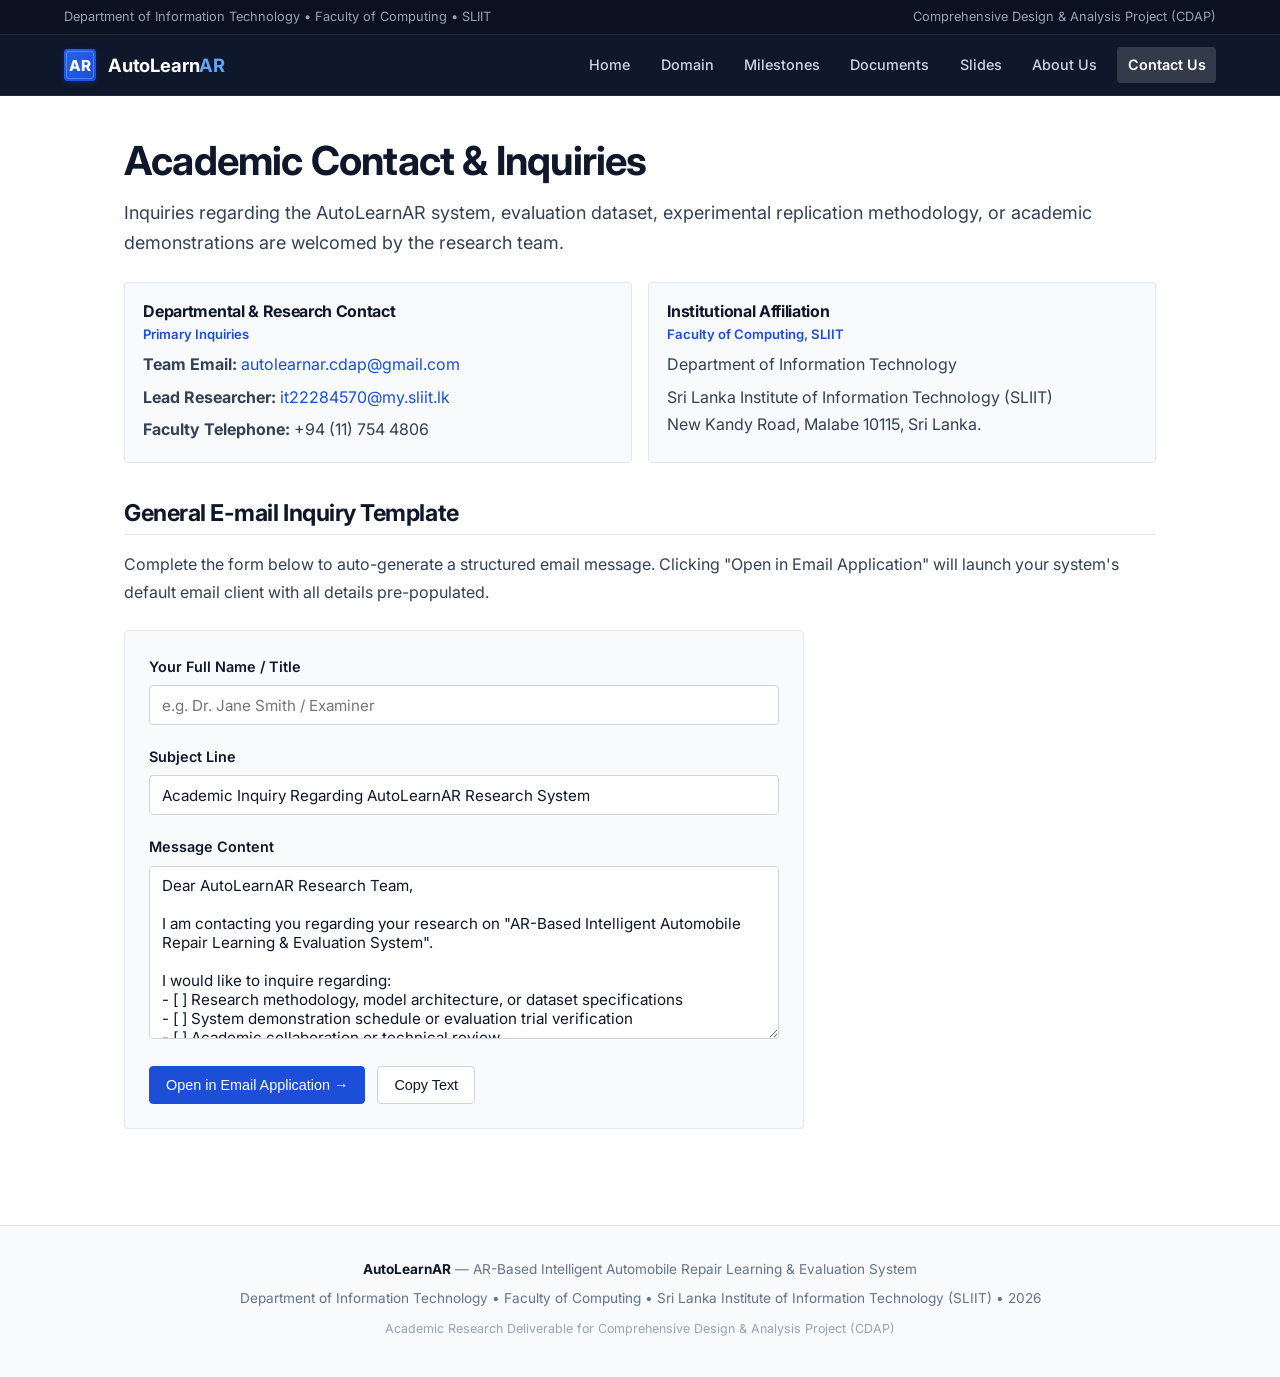
<file: contact.html>
<!DOCTYPE html>
<html lang="en">
<head>
  <meta charset="utf-8">
  <meta name="viewport" content="width=device-width, initial-scale=1">
  <title>Contact Us | AutoLearnAR Research Inquiries</title>
  <meta name="description" content="Contact the AutoLearnAR research team at SLIIT for academic inquiries, replication details, system demonstrations, and research collaboration.">
  <link rel="preconnect" href="https://fonts.googleapis.com">
  <link rel="preconnect" href="https://fonts.gstatic.com" crossorigin>
  <link href="https://fonts.googleapis.com/css2?family=Inter:wght@400;500;600;700&display=swap" rel="stylesheet">
  <link rel="stylesheet" href="css/style.css">
</head>
<body>
  <!-- Institutional Bar -->
  <aside class="institution-bar" aria-label="Institutional Affiliation">
    <span>Department of Information Technology &bull; Faculty of Computing &bull; SLIIT</span>
    <span>Comprehensive Design & Analysis Project (CDAP)</span>
  </aside>

  <!-- Navigation Header -->
  <header class="top">
    <a class="brand-wrapper" href="index.html">
      <div class="brand-logo-icon">AR</div>
      <div class="brand-name">AutoLearn<b>AR</b></div>
    </a>
    <nav aria-label="Main Navigation">
      <a href="index.html">Home</a>
      <a href="domain.html">Domain</a>
      <a href="milestones.html">Milestones</a>
      <a href="documents.html">Documents</a>
      <a href="slides.html">Slides</a>
      <a href="about.html">About Us</a>
      <a href="contact.html" aria-current="page">Contact Us</a>
    </nav>
  </header>

  <main>
    <h1>Academic Contact & Inquiries</h1>
    <p class="lead">
      Inquiries regarding the AutoLearnAR system, evaluation dataset, experimental replication methodology, or academic demonstrations are welcomed by the research team.
    </p>

    <!-- General Contact Information (Slide 15 Criteria) -->
    <div class="supervisor-grid">
      <div class="supervisor-card">
        <h4>Departmental & Research Contact</h4>
        <div class="supervisor-role">Primary Inquiries</div>
        <div class="supervisor-affiliation">
          <p style="margin-bottom: 0.35rem;"><strong>Team Email:</strong> <a href="mailto:autolearnar.cdap@gmail.com">autolearnar.cdap@gmail.com</a></p>
          <p style="margin-bottom: 0.35rem;"><strong>Lead Researcher:</strong> <a href="mailto:it22284570@my.sliit.lk">it22284570@my.sliit.lk</a></p>
          <p style="margin-bottom: 0;"><strong>Faculty Telephone:</strong> +94 (11) 754 4806</p>
        </div>
      </div>

      <div class="supervisor-card">
        <h4>Institutional Affiliation</h4>
        <div class="supervisor-role">Faculty of Computing, SLIIT</div>
        <div class="supervisor-affiliation">
          <p style="margin-bottom: 0.35rem;">Department of Information Technology</p>
          <p style="margin-bottom: 0;">Sri Lanka Institute of Information Technology (SLIIT)<br>New Kandy Road, Malabe 10115, Sri Lanka.</p>
        </div>
      </div>
    </div>

    <!-- General E-mail Template (Slide 15 Criteria) -->
    <section>
      <h2>General E-mail Inquiry Template</h2>
      <p>
        Complete the form below to auto-generate a structured email message. Clicking "Open in Email Application" will launch your system's default email client with all details pre-populated.
      </p>

      <div class="interactive-panel" style="max-width: 680px;">
        <div class="form-group">
          <label for="n">Your Full Name / Title</label>
          <input id="n" type="text" placeholder="e.g. Dr. Jane Smith / Examiner" required>
        </div>

        <div class="form-group">
          <label for="s">Subject Line</label>
          <input id="s" type="text" value="Academic Inquiry Regarding AutoLearnAR Research System">
        </div>

        <div class="form-group">
          <label for="m">Message Content</label>
          <textarea id="m" rows="8">Dear AutoLearnAR Research Team,

I am contacting you regarding your research on "AR-Based Intelligent Automobile Repair Learning & Evaluation System".

I would like to inquire regarding:
- [ ] Research methodology, model architecture, or dataset specifications
- [ ] System demonstration schedule or evaluation trial verification
- [ ] Academic collaboration or technical review

Thank you.

Best regards,
</textarea>
        </div>

        <div style="display: flex; gap: 0.75rem; flex-wrap: wrap;">
          <button class="btn btn-primary" id="send" type="button">Open in Email Application &rarr;</button>
          <button class="btn btn-outline" id="copy-btn" type="button" onclick="navigator.clipboard.writeText(document.getElementById('m').value); alert('Template copied to clipboard.');">Copy Text</button>
        </div>
      </div>
    </section>
  </main>

  <!-- Footer -->
  <footer>
    <p><b>AutoLearnAR</b> &mdash; AR-Based Intelligent Automobile Repair Learning & Evaluation System</p>
    <p>Department of Information Technology &bull; Faculty of Computing &bull; Sri Lanka Institute of Information Technology (SLIIT) &bull; 2026</p>
    <p style="font-size: 0.78rem; color: #94a3b8; margin-top: 0.5rem;">Academic Research Deliverable for Comprehensive Design & Analysis Project (CDAP)</p>
  </footer>

  <script src="js/main.js"></script>
</body>
</html>
</file>
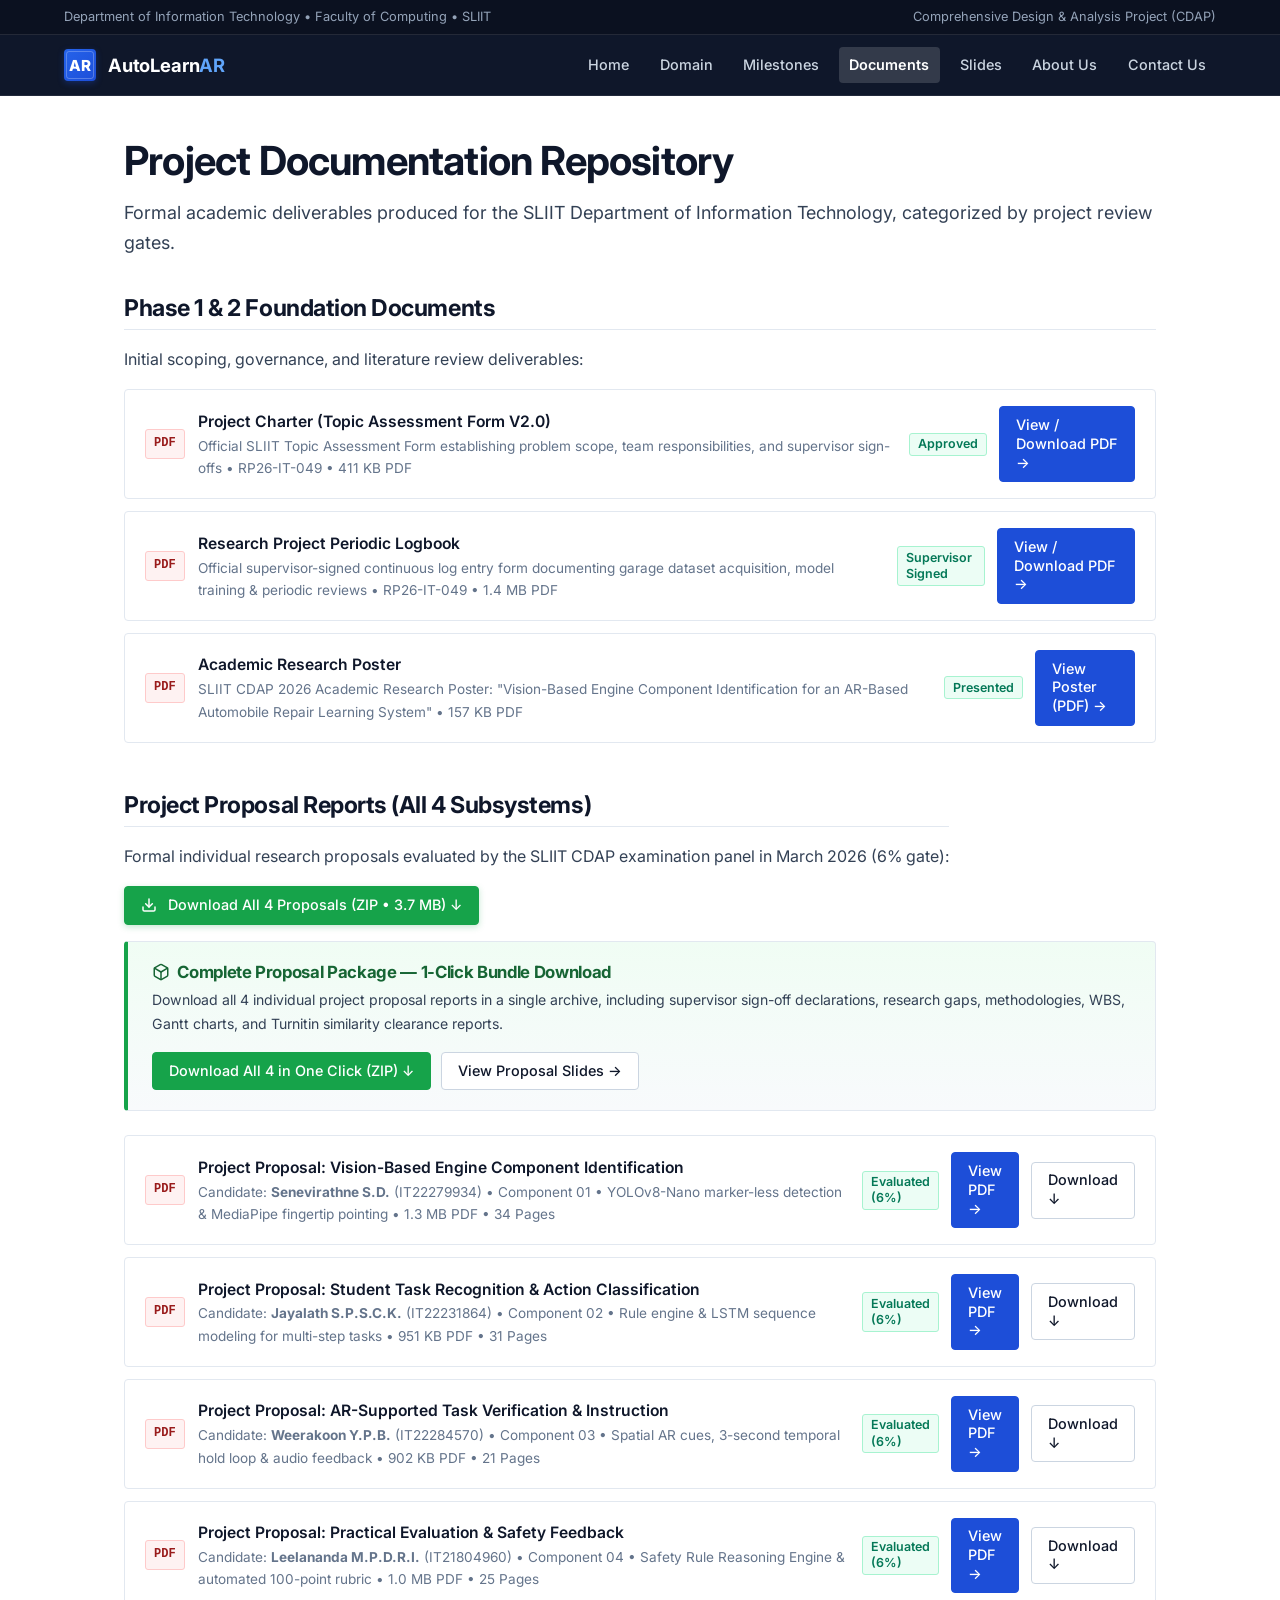
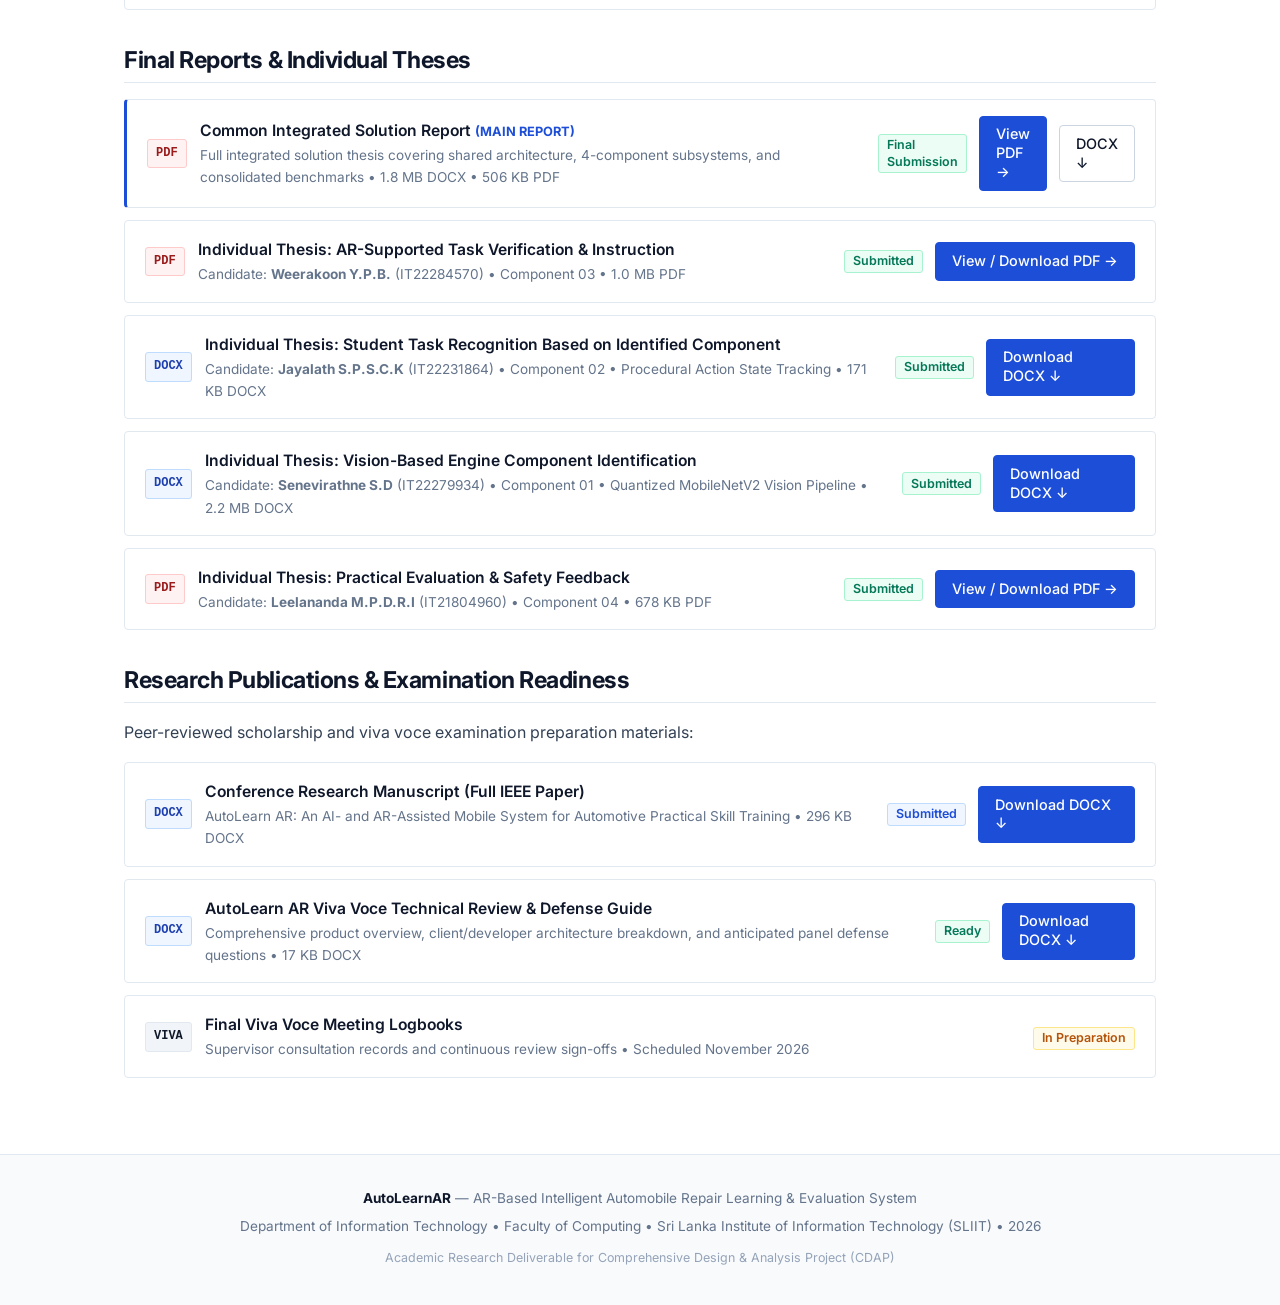
<file: documents.html>
<!DOCTYPE html>
<html lang="en">

<head>
  <meta charset="utf-8">
  <meta name="viewport" content="width=device-width, initial-scale=1">
  <title>Documents | AutoLearnAR Research Repository</title>
  <meta name="description"
    content="Academic documentation repository for AutoLearnAR: Project Charter, Proposal Document, Progress Checklists, Common Integrated Solution Report, and Individual Research Theses.">
  <link rel="preconnect" href="https://fonts.googleapis.com">
  <link rel="preconnect" href="https://fonts.gstatic.com" crossorigin>
  <link href="https://fonts.googleapis.com/css2?family=Inter:wght@400;500;600;700&display=swap" rel="stylesheet">
  <link rel="stylesheet" href="css/style.css">
</head>

<body>
  <!-- Institutional Bar -->
  <aside class="institution-bar" aria-label="Institutional Affiliation">
    <span>Department of Information Technology &bull; Faculty of Computing &bull; SLIIT</span>
    <span>Comprehensive Design & Analysis Project (CDAP)</span>
  </aside>

  <!-- Navigation Header -->
  <header class="top">
    <a class="brand-wrapper" href="index.html">
      <div class="brand-logo-icon">AR</div>
      <div class="brand-name">AutoLearn<b>AR</b></div>
    </a>
    <nav aria-label="Main Navigation">
      <a href="index.html">Home</a>
      <a href="domain.html">Domain</a>
      <a href="milestones.html">Milestones</a>
      <a href="documents.html" aria-current="page">Documents</a>
      <a href="slides.html">Slides</a>
      <a href="about.html">About Us</a>
      <a href="contact.html">Contact Us</a>
    </nav>
  </header>

  <main>
    <h1>Project Documentation Repository</h1>
    <p class="lead">
      Formal academic deliverables produced for the SLIIT Department of Information Technology, categorized by project
      review gates.
    </p>

    <!-- Phase 1 & 2 Completed Documents -->
    <section>
      <h2>Phase 1 & 2 Foundation Documents</h2>
      <p>Initial scoping, governance, and literature review deliverables:</p>

      <div class="doc-row">
        <div class="doc-info">
          <span class="doc-type-icon pdf">PDF</span>
          <div>
            <div class="doc-title">Project Charter (Topic Assessment Form V2.0)</div>
            <div class="doc-meta">Official SLIIT Topic Assessment Form establishing problem scope, team
              responsibilities, and supervisor sign-offs &bull; RP26-IT-049 &bull; 411 KB PDF</div>
          </div>
        </div>
        <div style="display: flex; align-items: center; gap: 0.75rem;">
          <span class="badge badge-done">Approved</span>
          <a class="btn btn-primary" href="docs/TAF_RP26-IT-049_Project_Charter.pdf" target="_blank">View / Download PDF
            &rarr;</a>
        </div>
      </div>

      <div class="doc-row">
        <div class="doc-info">
          <span class="doc-type-icon pdf">PDF</span>
          <div>
            <div class="doc-title">Research Project Periodic Logbook</div>
            <div class="doc-meta">Official supervisor-signed continuous log entry form documenting garage dataset
              acquisition, model training & periodic reviews &bull; RP26-IT-049 &bull; 1.4 MB PDF</div>
          </div>
        </div>
        <div style="display: flex; align-items: center; gap: 0.75rem;">
          <span class="badge badge-done">Supervisor Signed</span>
          <a class="btn btn-primary" href="docs/IT22284570_Research_Periodic_Logbook.pdf" target="_blank">View /
            Download PDF &rarr;</a>
        </div>
      </div>

      <div class="doc-row">
        <div class="doc-info">
          <span class="doc-type-icon pdf">PDF</span>
          <div>
            <div class="doc-title">Academic Research Poster</div>
            <div class="doc-meta">SLIIT CDAP 2026 Academic Research Poster: "Vision-Based Engine Component
              Identification for an AR-Based Automobile Repair Learning System" &bull; 157 KB PDF</div>
          </div>
        </div>
        <div style="display: flex; align-items: center; gap: 0.75rem;">
          <span class="badge badge-done">Presented</span>
          <a class="btn btn-primary" href="docs/R26-IT-049_Research_Poster.pdf" target="_blank">View Poster (PDF)
            &rarr;</a>
        </div>
      </div>

      <!-- Project Proposal Reports Section (All 4 Individual Proposals + 1-Click ZIP) -->
      <section id="proposal-documents">
        <div
          style="display: flex; justify-content: space-between; align-items: flex-start; flex-wrap: wrap; gap: 1rem; margin-bottom: 1rem;">
          <div>
            <h2>Project Proposal Reports (All 4 Subsystems)</h2>
            <p style="margin: 0;">Formal individual research proposals evaluated by the SLIIT CDAP examination panel in
              March 2026 (6% gate):</p>
          </div>
          <a class="btn btn-primary" href="docs/AutoLearnAR_All_4_Proposal_Reports.zip" download
            style="background-color: #16a34a; border-color: #16a34a; box-shadow: 0 2px 6px rgba(22, 163, 74, 0.25);">
            <svg width="16" height="16" viewBox="0 0 24 24" fill="none" stroke="currentColor" stroke-width="2.2"
              stroke-linecap="round" stroke-linejoin="round" style="vertical-align: -2px; margin-right: 4px;">
              <path d="M21 15v4a2 2 0 0 1-2 2H5a2 2 0 0 1-2-2v-4" />
              <polyline points="7 10 12 15 17 10" />
              <line x1="12" y1="15" x2="12" y2="3" />
            </svg>
            Download All 4 Proposals (ZIP &bull; 3.7 MB) &darr;
          </a>
        </div>

        <!-- 1-Click Download Callout Box -->
        <div class="abstract-box"
          style="margin-top: 0.5rem; margin-bottom: 1.5rem; background: linear-gradient(180deg, #f0fdf4 0%, #f8fafc 100%); border-left: 4px solid #16a34a;">
          <div style="display: flex; justify-content: space-between; align-items: center; flex-wrap: wrap; gap: 1rem;">
            <div>
              <h4
                style="margin: 0 0 0.35rem 0; color: #166534; font-size: 1.05rem; display: flex; align-items: center; gap: 0.45rem;">
                <svg width="18" height="18" viewBox="0 0 24 24" fill="none" stroke="currentColor" stroke-width="2"
                  stroke-linecap="round" stroke-linejoin="round">
                  <path
                    d="M21 16V8a2 2 0 0 0-1-1.73l-7-4a2 2 0 0 0-2 0l-7 4A2 2 0 0 0 3 8v8a2 2 0 0 0 1 1.73l7 4a2 2 0 0 0 2 0l7-4A2 2 0 0 0 21 16z" />
                  <polyline points="3.27 6.96 12 12.01 20.73 6.96" />
                  <line x1="12" y1="22.08" x2="12" y2="12" />
                </svg>
                Complete Proposal Package &mdash; 1-Click Bundle Download
              </h4>
              <p style="margin: 0; font-size: 0.88rem; color: #334155;">
                Download all 4 individual project proposal reports in a single archive, including supervisor sign-off
                declarations, research gaps, methodologies, WBS, Gantt charts, and Turnitin similarity clearance
                reports.
              </p>
            </div>
            <div style="display: flex; gap: 0.6rem; flex-wrap: wrap;">
              <a class="btn btn-primary" href="docs/AutoLearnAR_All_4_Proposal_Reports.zip" download
                style="background-color: #16a34a; border-color: #16a34a;">
                Download All 4 in One Click (ZIP) &darr;
              </a>
              <a class="btn btn-outline" href="slides.html">View Proposal Slides &rarr;</a>
            </div>
          </div>
        </div>

        <!-- Proposal 1: Component 01 -->
        <div class="doc-row">
          <div class="doc-info">
            <span class="doc-type-icon pdf">PDF</span>
            <div>
              <div class="doc-title">Project Proposal: Vision-Based Engine Component Identification</div>
              <div class="doc-meta">Candidate: <strong>Senevirathne S.D.</strong> (IT22279934) &bull; Component 01
                &bull; YOLOv8-Nano marker-less detection &amp; MediaPipe fingertip pointing &bull; 1.3 MB PDF &bull; 34
                Pages</div>
            </div>
          </div>
          <div style="display: flex; align-items: center; gap: 0.75rem;">
            <span class="badge badge-done">Evaluated (6%)</span>
            <a class="btn btn-primary" href="docs/IT22279934_Proposal_Report_Senevirathne.pdf" target="_blank">View PDF
              &rarr;</a>
            <a class="btn btn-outline" href="docs/IT22279934_Proposal_Report_Senevirathne.pdf" download>Download
              &darr;</a>
          </div>
        </div>

        <!-- Proposal 2: Component 02 -->
        <div class="doc-row">
          <div class="doc-info">
            <span class="doc-type-icon pdf">PDF</span>
            <div>
              <div class="doc-title">Project Proposal: Student Task Recognition &amp; Action Classification</div>
              <div class="doc-meta">Candidate: <strong>Jayalath S.P.S.C.K.</strong> (IT22231864) &bull; Component 02
                &bull; Rule engine &amp; LSTM sequence modeling for multi-step tasks &bull; 951 KB PDF &bull; 31 Pages
              </div>
            </div>
          </div>
          <div style="display: flex; align-items: center; gap: 0.75rem;">
            <span class="badge badge-done">Evaluated (6%)</span>
            <a class="btn btn-primary" href="docs/IT22231864_Proposal_Report_Jayalath.pdf" target="_blank">View PDF
              &rarr;</a>
            <a class="btn btn-outline" href="docs/IT22231864_Proposal_Report_Jayalath.pdf" download>Download &darr;</a>
          </div>
        </div>

        <!-- Proposal 3: Component 03 -->
        <div class="doc-row">
          <div class="doc-info">
            <span class="doc-type-icon pdf">PDF</span>
            <div>
              <div class="doc-title">Project Proposal: AR-Supported Task Verification &amp; Instruction</div>
              <div class="doc-meta">Candidate: <strong>Weerakoon Y.P.B.</strong> (IT22284570) &bull; Component 03 &bull;
                Spatial AR cues, 3-second temporal hold loop &amp; audio feedback &bull; 902 KB PDF &bull; 21 Pages
              </div>
            </div>
          </div>
          <div style="display: flex; align-items: center; gap: 0.75rem;">
            <span class="badge badge-done">Evaluated (6%)</span>
            <a class="btn btn-primary" href="docs/IT22284570_Proposal_Report_Weerakoon.pdf" target="_blank">View PDF
              &rarr;</a>
            <a class="btn btn-outline" href="docs/IT22284570_Proposal_Report_Weerakoon.pdf" download>Download &darr;</a>
          </div>
        </div>

        <!-- Proposal 4: Component 04 -->
        <div class="doc-row">
          <div class="doc-info">
            <span class="doc-type-icon pdf">PDF</span>
            <div>
              <div class="doc-title">Project Proposal: Practical Evaluation &amp; Safety Feedback</div>
              <div class="doc-meta">Candidate: <strong>Leelananda M.P.D.R.I.</strong> (IT21804960) &bull; Component 04
                &bull; Safety Rule Reasoning Engine &amp; automated 100-point rubric &bull; 1.0 MB PDF &bull; 25 Pages
              </div>
            </div>
          </div>
          <div style="display: flex; align-items: center; gap: 0.75rem;">
            <span class="badge badge-done">Evaluated (6%)</span>
            <a class="btn btn-primary" href="docs/IT21804960_Proposal_Report_Leelananda.pdf" target="_blank">View PDF
              &rarr;</a>
            <a class="btn btn-outline" href="docs/IT21804960_Proposal_Report_Leelananda.pdf" download>Download
              &darr;</a>
          </div>
        </div>
      </section>

      <!-- Final Reports & Theses -->
      <section>
        <h2>Final Reports & Individual Theses</h2>


        <!-- Main Integrated Solution Report -->
        <div class="doc-row" style="border-left: 3px solid var(--color-primary);">
          <div class="doc-info">
            <span class="doc-type-icon pdf">PDF</span>
            <div>
              <div class="doc-title">Common Integrated Solution Report <span
                  style="font-size: 0.8rem; color: var(--color-primary); font-weight: 700;">(MAIN REPORT)</span></div>
              <div class="doc-meta">Full integrated solution thesis covering shared architecture, 4-component
                subsystems, and consolidated benchmarks &bull; 1.8 MB DOCX &bull; 506 KB PDF</div>
            </div>
          </div>
          <div style="display: flex; align-items: center; gap: 0.75rem;">
            <span class="badge badge-done">Final Submission</span>
            <a class="btn btn-primary" href="docs/AutoLearnAR_Common_Integrated_Report.pdf" target="_blank">View PDF
              &rarr;</a>
            <a class="btn btn-outline" href="docs/AutoLearnAR_Common_Integrated_Report.docx" download>DOCX &darr;</a>
          </div>
        </div>

        <!-- Individual Thesis 1 -->
        <div class="doc-row">
          <div class="doc-info">
            <span class="doc-type-icon pdf">PDF</span>
            <div>
              <div class="doc-title">Individual Thesis: AR-Supported Task Verification & Instruction</div>
              <div class="doc-meta">Candidate: <strong>Weerakoon Y.P.B.</strong> (IT22284570) &bull; Component 03 &bull;
                1.0 MB PDF</div>
            </div>
          </div>
          <div style="display: flex; align-items: center; gap: 0.75rem;">
            <span class="badge badge-done">Submitted</span>
            <a class="btn btn-primary" href="docs/IT22284570_Individual_Thesis_AutoLearnAR.pdf" target="_blank">View /
              Download PDF &rarr;</a>
          </div>
        </div>

        <!-- Individual Thesis 2 -->
        <div class="doc-row">
          <div class="doc-info">
            <span class="doc-type-icon docx">DOCX</span>
            <div>
              <div class="doc-title">Individual Thesis: Student Task Recognition Based on Identified Component</div>
              <div class="doc-meta">Candidate: <strong>Jayalath S.P.S.C.K</strong> (IT22231864) &bull; Component 02
                &bull; Procedural Action State Tracking &bull; 171 KB DOCX</div>
            </div>
          </div>
          <div style="display: flex; align-items: center; gap: 0.75rem;">
            <span class="badge badge-done">Submitted</span>
            <a class="btn btn-primary" href="docs/IT22231864_Individual_Thesis_Jayalath.docx" download>Download DOCX
              &darr;</a>
          </div>
        </div>

        <!-- Individual Thesis 3 -->
        <div class="doc-row">
          <div class="doc-info">
            <span class="doc-type-icon docx">DOCX</span>
            <div>
              <div class="doc-title">Individual Thesis: Vision-Based Engine Component Identification</div>
              <div class="doc-meta">Candidate: <strong>Senevirathne S.D</strong> (IT22279934) &bull; Component 01 &bull;
                Quantized MobileNetV2 Vision Pipeline &bull; 2.2 MB DOCX</div>
            </div>
          </div>
          <div style="display: flex; align-items: center; gap: 0.75rem;">
            <span class="badge badge-done">Submitted</span>
            <a class="btn btn-primary" href="docs/IT22279934_Individual_Thesis_Senevirathne.docx" download>Download DOCX
              &darr;</a>
          </div>
        </div>

        <!-- Individual Thesis 4 -->
        <div class="doc-row">
          <div class="doc-info">
            <span class="doc-type-icon pdf">PDF</span>
            <div>
              <div class="doc-title">Individual Thesis: Practical Evaluation & Safety Feedback</div>
              <div class="doc-meta">Candidate: <strong>Leelananda M.P.D.R.I</strong> (IT21804960) &bull; Component 04
                &bull; 678 KB PDF</div>
            </div>
          </div>
          <div style="display: flex; align-items: center; gap: 0.75rem;">
            <span class="badge badge-done">Submitted</span>
            <a class="btn btn-primary" href="docs/IT21804960_Individual_Thesis_Leelananda.pdf" target="_blank">View /
              Download PDF &rarr;</a>
          </div>
        </div>
      </section>

      <!-- Research Publications & Examination Readiness -->
      <section>
        <h2>Research Publications & Examination Readiness</h2>
        <p>Peer-reviewed scholarship and viva voce examination preparation materials:</p>

        <div class="doc-row">
          <div class="doc-info">
            <span class="doc-type-icon docx">DOCX</span>
            <div>
              <div class="doc-title">Conference Research Manuscript (Full IEEE Paper)</div>
              <div class="doc-meta">AutoLearn AR: An AI- and AR-Assisted Mobile System for Automotive Practical Skill
                Training &bull; 296 KB DOCX</div>
            </div>
          </div>
          <div style="display: flex; align-items: center; gap: 0.75rem;">
            <span class="badge badge-progress">Submitted</span>
            <a class="btn btn-primary" href="docs/AutoLearn_AR_Research_Paper.docx" download>Download DOCX &darr;</a>
          </div>
        </div>

        <div class="doc-row">
          <div class="doc-info">
            <span class="doc-type-icon docx">DOCX</span>
            <div>
              <div class="doc-title">AutoLearn AR Viva Voce Technical Review & Defense Guide</div>
              <div class="doc-meta">Comprehensive product overview, client/developer architecture breakdown, and
                anticipated panel defense questions &bull; 17 KB DOCX</div>
            </div>
          </div>
          <div style="display: flex; align-items: center; gap: 0.75rem;">
            <span class="badge badge-done">Ready</span>
            <a class="btn btn-primary" href="docs/AutoLearn_AR_Viva_Technical_Review.docx" download>Download DOCX
              &darr;</a>
          </div>
        </div>

        <div class="doc-row">
          <div class="doc-info">
            <span class="doc-type-icon">VIVA</span>
            <div>
              <div class="doc-title">Final Viva Voce Meeting Logbooks</div>
              <div class="doc-meta">Supervisor consultation records and continuous review sign-offs &bull; Scheduled
                November 2026</div>
            </div>
          </div>
          <div>
            <span class="badge badge-pending">In Preparation</span>
          </div>
        </div>
      </section>
  </main>

  <!-- Footer -->
  <footer>
    <p><b>AutoLearnAR</b> &mdash; AR-Based Intelligent Automobile Repair Learning & Evaluation System</p>
    <p>Department of Information Technology &bull; Faculty of Computing &bull; Sri Lanka Institute of Information
      Technology (SLIIT) &bull; 2026</p>
    <p style="font-size: 0.78rem; color: #94a3b8; margin-top: 0.5rem;">Academic Research Deliverable for Comprehensive
      Design & Analysis Project (CDAP)</p>
  </footer>
</body>

</html>
</file>
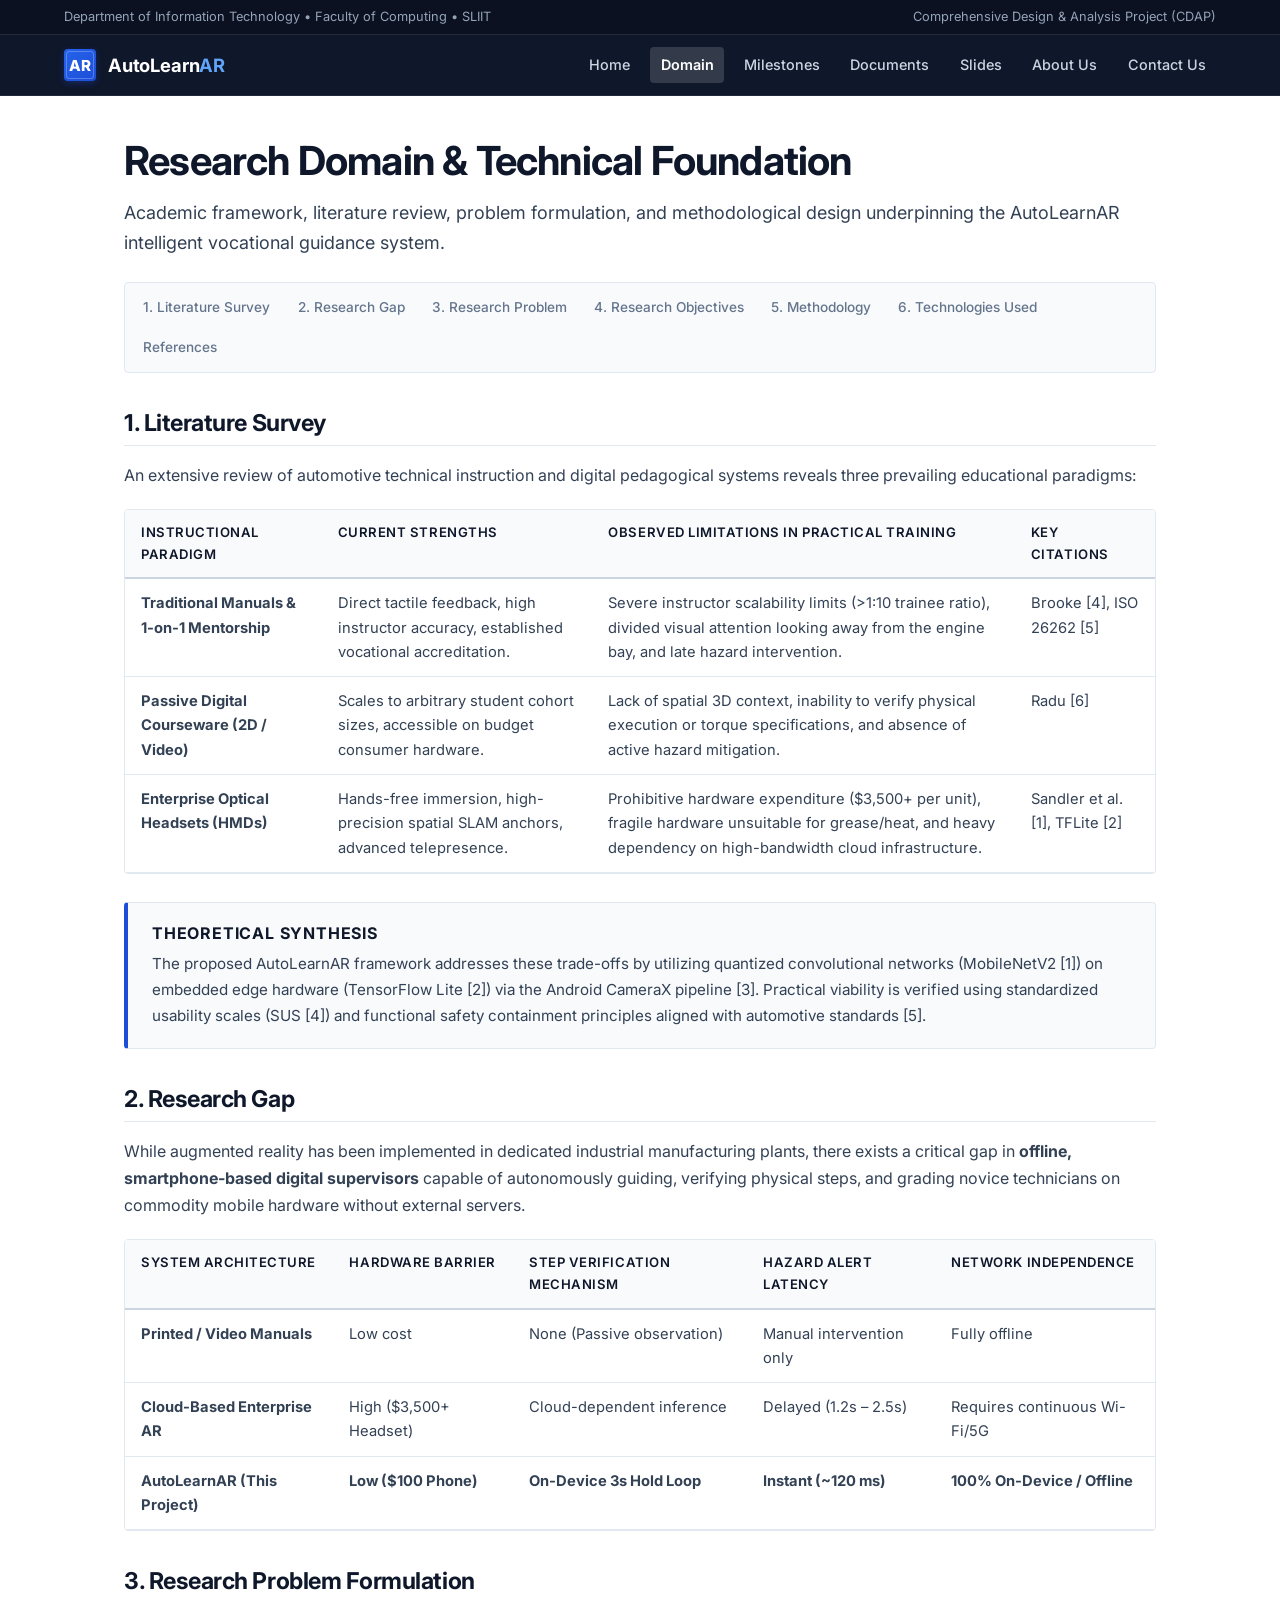
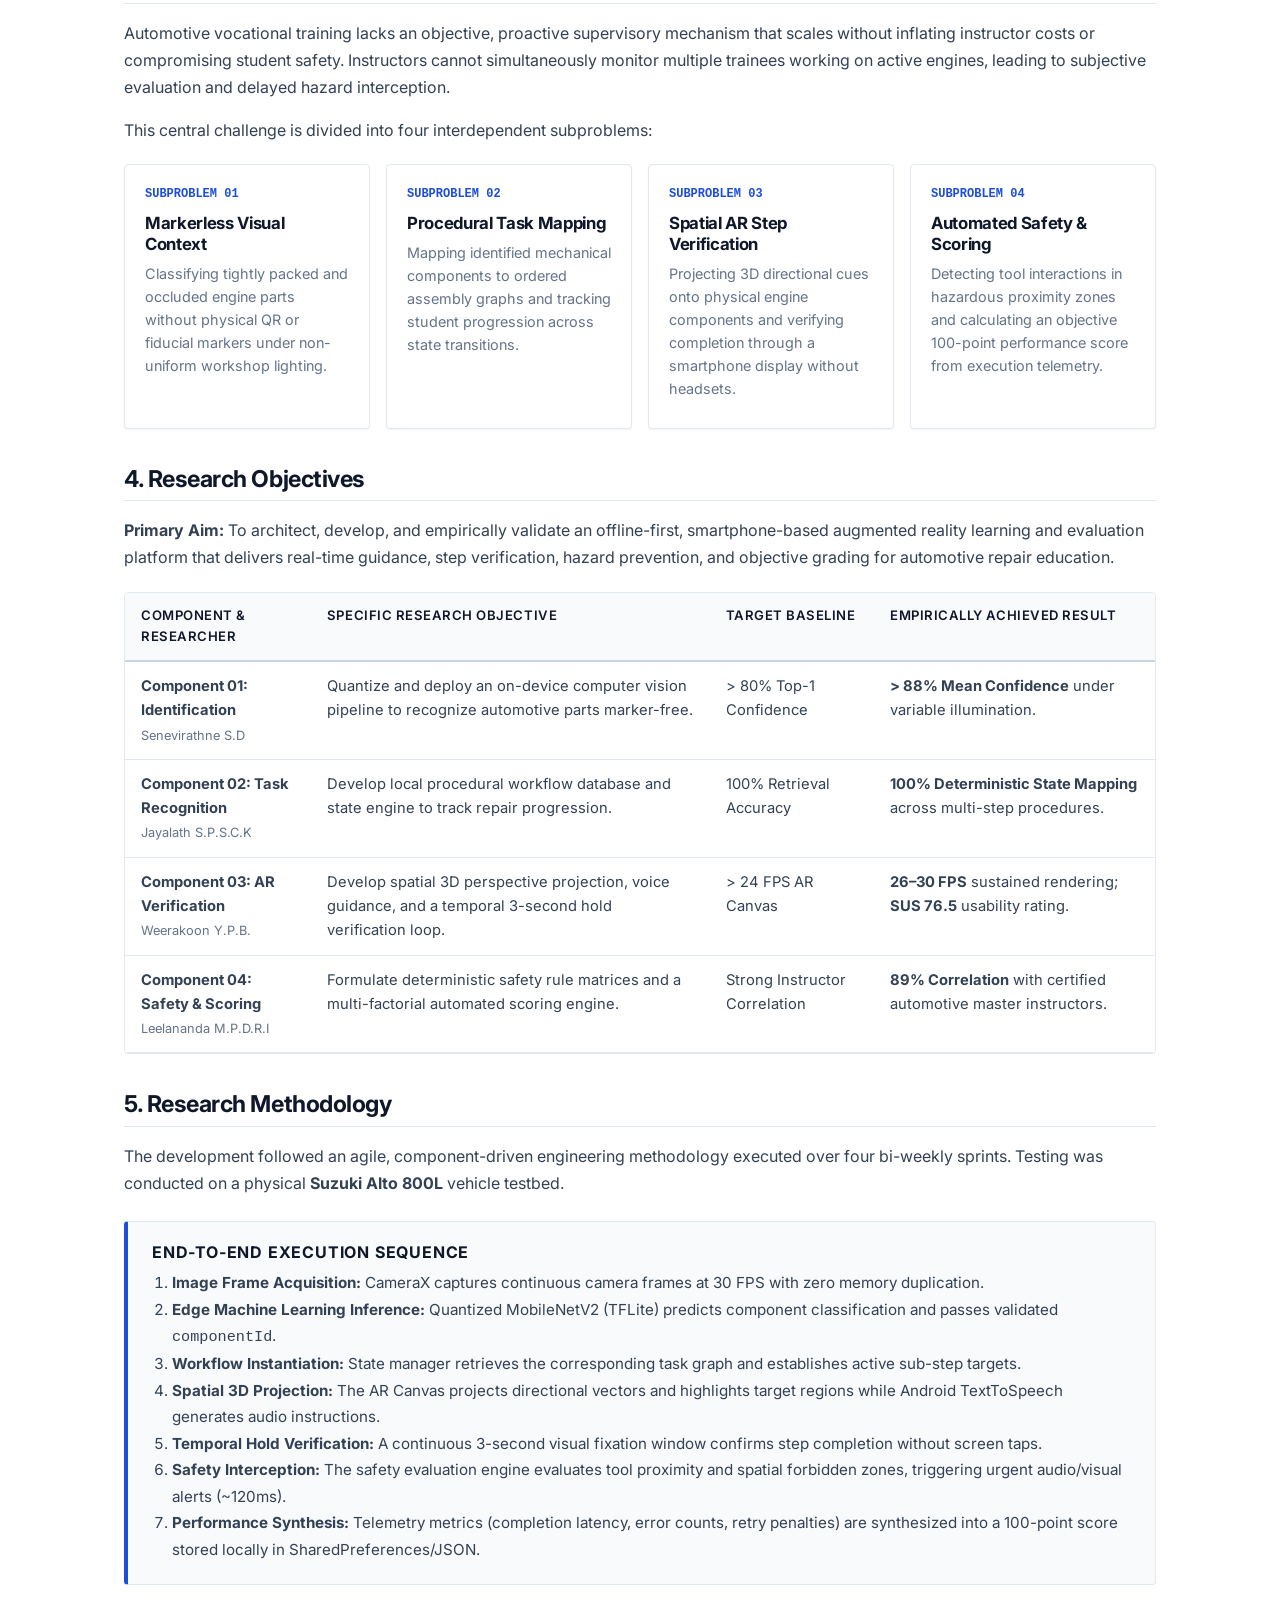
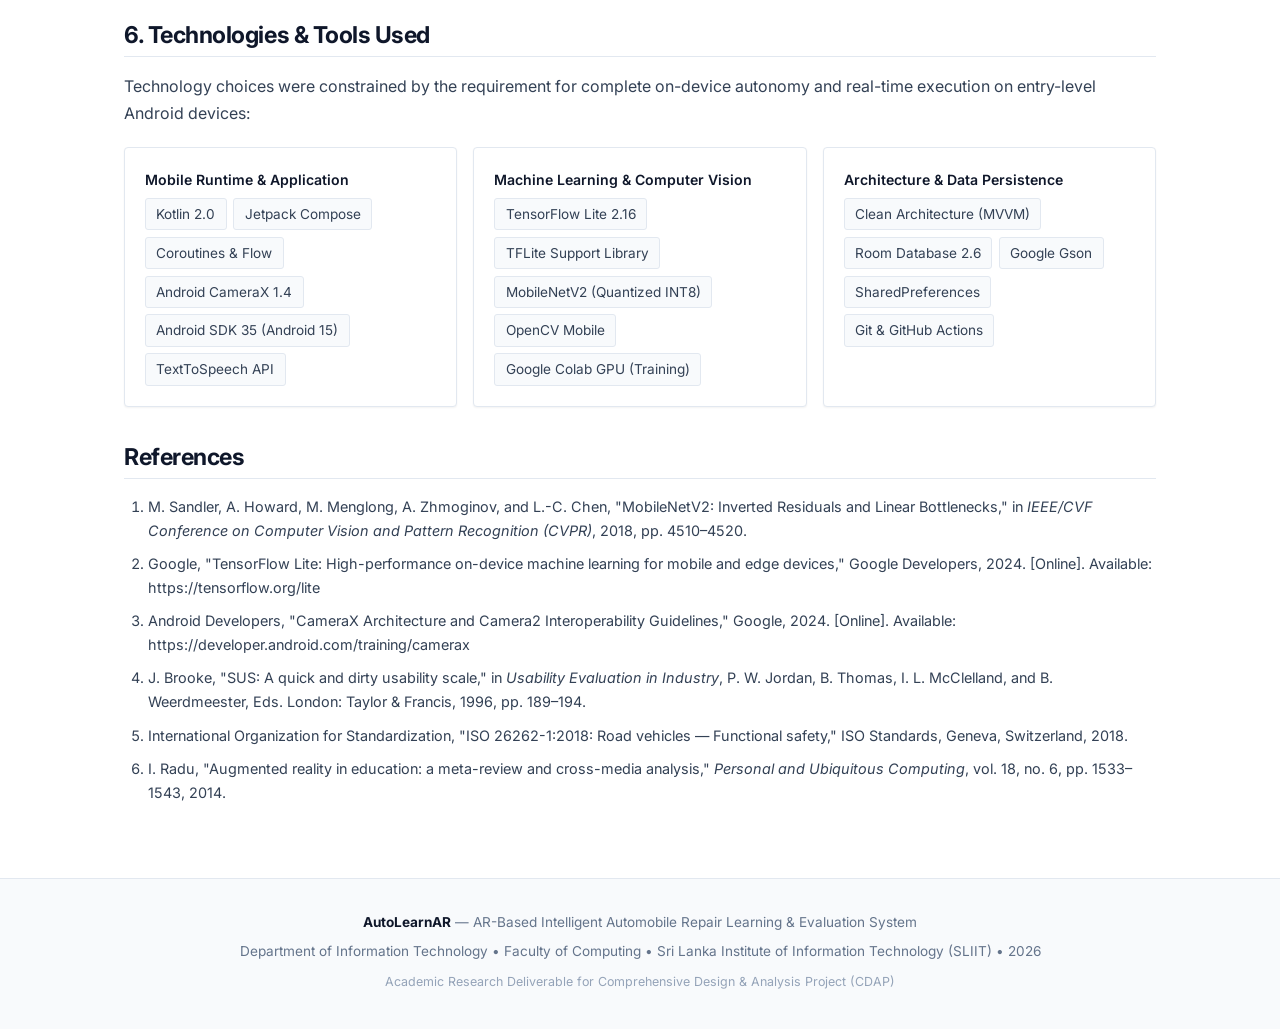
<file: domain.html>
<!DOCTYPE html>
<html lang="en">
<head>
  <meta charset="utf-8">
  <meta name="viewport" content="width=device-width, initial-scale=1">
  <title>Domain | AutoLearnAR Research Specification</title>
  <meta name="description" content="Research domain of AutoLearnAR: Comprehensive literature survey, research gap analysis, problem formulation, objectives, methodology, and technology stack.">
  <link rel="preconnect" href="https://fonts.googleapis.com">
  <link rel="preconnect" href="https://fonts.gstatic.com" crossorigin>
  <link href="https://fonts.googleapis.com/css2?family=Inter:wght@400;500;600;700&display=swap" rel="stylesheet">
  <link rel="stylesheet" href="css/style.css">
</head>
<body>
  <!-- Institutional Bar -->
  <aside class="institution-bar" aria-label="Institutional Affiliation">
    <span>Department of Information Technology &bull; Faculty of Computing &bull; SLIIT</span>
    <span>Comprehensive Design & Analysis Project (CDAP)</span>
  </aside>

  <!-- Navigation Header -->
  <header class="top">
    <a class="brand-wrapper" href="index.html">
      <div class="brand-logo-icon">AR</div>
      <div class="brand-name">AutoLearn<b>AR</b></div>
    </a>
    <nav aria-label="Main Navigation">
      <a href="index.html">Home</a>
      <a href="domain.html" aria-current="page">Domain</a>
      <a href="milestones.html">Milestones</a>
      <a href="documents.html">Documents</a>
      <a href="slides.html">Slides</a>
      <a href="about.html">About Us</a>
      <a href="contact.html">Contact Us</a>
    </nav>
  </header>

  <main>
    <h1>Research Domain & Technical Foundation</h1>
    <p class="lead">
      Academic framework, literature review, problem formulation, and methodological design underpinning the AutoLearnAR intelligent vocational guidance system.
    </p>

    <!-- Sub Navigation for Domain Sections (Slide 10 Criteria) -->
    <nav class="sub-nav" aria-label="Domain Section Directory">
      <a href="#survey">1. Literature Survey</a>
      <a href="#gap">2. Research Gap</a>
      <a href="#problem">3. Research Problem</a>
      <a href="#objectives">4. Research Objectives</a>
      <a href="#method">5. Methodology</a>
      <a href="#tech">6. Technologies Used</a>
      <a href="#refs">References</a>
    </nav>

    <!-- 1. Literature Survey -->
    <section id="survey">
      <h2>1. Literature Survey</h2>
      <p>
        An extensive review of automotive technical instruction and digital pedagogical systems reveals three prevailing educational paradigms:
      </p>

      <div class="table-container">
        <table>
          <thead>
            <tr>
              <th>Instructional Paradigm</th>
              <th>Current Strengths</th>
              <th>Observed Limitations in Practical Training</th>
              <th>Key Citations</th>
            </tr>
          </thead>
          <tbody>
            <tr>
              <td><strong>Traditional Manuals & 1-on-1 Mentorship</strong></td>
              <td>Direct tactile feedback, high instructor accuracy, established vocational accreditation.</td>
              <td>Severe instructor scalability limits (&gt;1:10 trainee ratio), divided visual attention looking away from the engine bay, and late hazard intervention.</td>
              <td>Brooke [4], ISO 26262 [5]</td>
            </tr>
            <tr>
              <td><strong>Passive Digital Courseware (2D / Video)</strong></td>
              <td>Scales to arbitrary student cohort sizes, accessible on budget consumer hardware.</td>
              <td>Lack of spatial 3D context, inability to verify physical execution or torque specifications, and absence of active hazard mitigation.</td>
              <td>Radu [6]</td>
            </tr>
            <tr>
              <td><strong>Enterprise Optical Headsets (HMDs)</strong></td>
              <td>Hands-free immersion, high-precision spatial SLAM anchors, advanced telepresence.</td>
              <td>Prohibitive hardware expenditure ($3,500+ per unit), fragile hardware unsuitable for grease/heat, and heavy dependency on high-bandwidth cloud infrastructure.</td>
              <td>Sandler et al. [1], TFLite [2]</td>
            </tr>
          </tbody>
        </table>
      </div>

      <div class="abstract-box">
        <h3>Theoretical Synthesis</h3>
        <p>
          The proposed AutoLearnAR framework addresses these trade-offs by utilizing quantized convolutional networks (MobileNetV2 [1]) on embedded edge hardware (TensorFlow Lite [2]) via the Android CameraX pipeline [3]. Practical viability is verified using standardized usability scales (SUS [4]) and functional safety containment principles aligned with automotive standards [5].
        </p>
      </div>
    </section>

    <!-- 2. Research Gap -->
    <section id="gap">
      <h2>2. Research Gap</h2>
      <p>
        While augmented reality has been implemented in dedicated industrial manufacturing plants, there exists a critical gap in <strong>offline, smartphone-based digital supervisors</strong> capable of autonomously guiding, verifying physical steps, and grading novice technicians on commodity mobile hardware without external servers.
      </p>

      <div class="table-container">
        <table>
          <thead>
            <tr>
              <th>System Architecture</th>
              <th>Hardware Barrier</th>
              <th>Step Verification Mechanism</th>
              <th>Hazard Alert Latency</th>
              <th>Network Independence</th>
            </tr>
          </thead>
          <tbody>
            <tr>
              <td><strong>Printed / Video Manuals</strong></td>
              <td>Low cost</td>
              <td>None (Passive observation)</td>
              <td>Manual intervention only</td>
              <td>Fully offline</td>
            </tr>
            <tr>
              <td><strong>Cloud-Based Enterprise AR</strong></td>
              <td>High ($3,500+ Headset)</td>
              <td>Cloud-dependent inference</td>
              <td>Delayed (1.2s &ndash; 2.5s)</td>
              <td>Requires continuous Wi-Fi/5G</td>
            </tr>
            <tr>
              <td><strong>AutoLearnAR (This Project)</strong></td>
              <td><strong>Low ($100 Phone)</strong></td>
              <td><strong>On-Device 3s Hold Loop</strong></td>
              <td><strong>Instant (~120 ms)</strong></td>
              <td><strong>100% On-Device / Offline</strong></td>
            </tr>
          </tbody>
        </table>
      </div>
    </section>

    <!-- 3. Research Problem -->
    <section id="problem">
      <h2>3. Research Problem Formulation</h2>
      <p>
        Automotive vocational training lacks an objective, proactive supervisory mechanism that scales without inflating instructor costs or compromising student safety. Instructors cannot simultaneously monitor multiple trainees working on active engines, leading to subjective evaluation and delayed hazard interception.
      </p>
      <p>This central challenge is divided into four interdependent subproblems:</p>

      <div class="pillar-grid">
        <div class="pillar-card">
          <div class="pillar-number">Subproblem 01</div>
          <h3>Markerless Visual Context</h3>
          <p>Classifying tightly packed and occluded engine parts without physical QR or fiducial markers under non-uniform workshop lighting.</p>
        </div>
        <div class="pillar-card">
          <div class="pillar-number">Subproblem 02</div>
          <h3>Procedural Task Mapping</h3>
          <p>Mapping identified mechanical components to ordered assembly graphs and tracking student progression across state transitions.</p>
        </div>
        <div class="pillar-card">
          <div class="pillar-number">Subproblem 03</div>
          <h3>Spatial AR Step Verification</h3>
          <p>Projecting 3D directional cues onto physical engine components and verifying completion through a smartphone display without headsets.</p>
        </div>
        <div class="pillar-card">
          <div class="pillar-number">Subproblem 04</div>
          <h3>Automated Safety & Scoring</h3>
          <p>Detecting tool interactions in hazardous proximity zones and calculating an objective 100-point performance score from execution telemetry.</p>
        </div>
      </div>
    </section>

    <!-- 4. Research Objectives -->
    <section id="objectives">
      <h2>4. Research Objectives</h2>
      <p>
        <strong>Primary Aim:</strong> To architect, develop, and empirically validate an offline-first, smartphone-based augmented reality learning and evaluation platform that delivers real-time guidance, step verification, hazard prevention, and objective grading for automotive repair education.
      </p>

      <div class="table-container">
        <table>
          <thead>
            <tr>
              <th>Component & Researcher</th>
              <th>Specific Research Objective</th>
              <th>Target Baseline</th>
              <th>Empirically Achieved Result</th>
            </tr>
          </thead>
          <tbody>
            <tr>
              <td><strong>Component 01: Identification</strong><br><span style="font-size:0.8rem; color:var(--text-muted);">Senevirathne S.D</span></td>
              <td>Quantize and deploy an on-device computer vision pipeline to recognize automotive parts marker-free.</td>
              <td>&gt; 80% Top-1 Confidence</td>
              <td><strong>&gt; 88% Mean Confidence</strong> under variable illumination.</td>
            </tr>
            <tr>
              <td><strong>Component 02: Task Recognition</strong><br><span style="font-size:0.8rem; color:var(--text-muted);">Jayalath S.P.S.C.K</span></td>
              <td>Develop local procedural workflow database and state engine to track repair progression.</td>
              <td>100% Retrieval Accuracy</td>
              <td><strong>100% Deterministic State Mapping</strong> across multi-step procedures.</td>
            </tr>
            <tr>
              <td><strong>Component 03: AR Verification</strong><br><span style="font-size:0.8rem; color:var(--text-muted);">Weerakoon Y.P.B.</span></td>
              <td>Develop spatial 3D perspective projection, voice guidance, and a temporal 3-second hold verification loop.</td>
              <td>&gt; 24 FPS AR Canvas</td>
              <td><strong>26&ndash;30 FPS</strong> sustained rendering; <strong>SUS 76.5</strong> usability rating.</td>
            </tr>
            <tr>
              <td><strong>Component 04: Safety & Scoring</strong><br><span style="font-size:0.8rem; color:var(--text-muted);">Leelananda M.P.D.R.I</span></td>
              <td>Formulate deterministic safety rule matrices and a multi-factorial automated scoring engine.</td>
              <td>Strong Instructor Correlation</td>
              <td><strong>89% Correlation</strong> with certified automotive master instructors.</td>
            </tr>
          </tbody>
        </table>
      </div>
    </section>

    <!-- 5. Methodology -->
    <section id="method">
      <h2>5. Research Methodology</h2>
      <p>
        The development followed an agile, component-driven engineering methodology executed over four bi-weekly sprints. Testing was conducted on a physical <strong>Suzuki Alto 800L</strong> vehicle testbed.
      </p>

      <div class="abstract-box">
        <h3>End-to-End Execution Sequence</h3>
        <ol style="padding-left: 1.25rem; font-size: 0.95rem; line-height: 1.75; color: var(--text-body);">
          <li><strong>Image Frame Acquisition:</strong> CameraX captures continuous camera frames at 30 FPS with zero memory duplication.</li>
          <li><strong>Edge Machine Learning Inference:</strong> Quantized MobileNetV2 (TFLite) predicts component classification and passes validated <code>componentId</code>.</li>
          <li><strong>Workflow Instantiation:</strong> State manager retrieves the corresponding task graph and establishes active sub-step targets.</li>
          <li><strong>Spatial 3D Projection:</strong> The AR Canvas projects directional vectors and highlights target regions while Android TextToSpeech generates audio instructions.</li>
          <li><strong>Temporal Hold Verification:</strong> A continuous 3-second visual fixation window confirms step completion without screen taps.</li>
          <li><strong>Safety Interception:</strong> The safety evaluation engine evaluates tool proximity and spatial forbidden zones, triggering urgent audio/visual alerts (~120ms).</li>
          <li><strong>Performance Synthesis:</strong> Telemetry metrics (completion latency, error counts, retry penalties) are synthesized into a 100-point score stored locally in SharedPreferences/JSON.</li>
        </ol>
      </div>
    </section>

    <!-- 6. Technologies Used -->
    <section id="tech">
      <h2>6. Technologies & Tools Used</h2>
      <p>
        Technology choices were constrained by the requirement for complete on-device autonomy and real-time execution on entry-level Android devices:
      </p>

      <div class="pillar-grid">
        <div class="pillar-card">
          <div class="tech-category-title">Mobile Runtime & Application</div>
          <ul class="chips">
            <li>Kotlin 2.0</li>
            <li>Jetpack Compose</li>
            <li>Coroutines & Flow</li>
            <li>Android CameraX 1.4</li>
            <li>Android SDK 35 (Android 15)</li>
            <li>TextToSpeech API</li>
          </ul>
        </div>

        <div class="pillar-card">
          <div class="tech-category-title">Machine Learning & Computer Vision</div>
          <ul class="chips">
            <li>TensorFlow Lite 2.16</li>
            <li>TFLite Support Library</li>
            <li>MobileNetV2 (Quantized INT8)</li>
            <li>OpenCV Mobile</li>
            <li>Google Colab GPU (Training)</li>
          </ul>
        </div>

        <div class="pillar-card">
          <div class="tech-category-title">Architecture & Data Persistence</div>
          <ul class="chips">
            <li>Clean Architecture (MVVM)</li>
            <li>Room Database 2.6</li>
            <li>Google Gson</li>
            <li>SharedPreferences</li>
            <li>Git & GitHub Actions</li>
          </ul>
        </div>
      </div>
    </section>

    <!-- References -->
    <section id="refs">
      <h2>References</h2>
      <ol class="references-list">
        <li>M. Sandler, A. Howard, M. Menglong, A. Zhmoginov, and L.-C. Chen, "MobileNetV2: Inverted Residuals and Linear Bottlenecks," in <em>IEEE/CVF Conference on Computer Vision and Pattern Recognition (CVPR)</em>, 2018, pp. 4510&ndash;4520.</li>
        <li>Google, "TensorFlow Lite: High-performance on-device machine learning for mobile and edge devices," Google Developers, 2024. [Online]. Available: https://tensorflow.org/lite</li>
        <li>Android Developers, "CameraX Architecture and Camera2 Interoperability Guidelines," Google, 2024. [Online]. Available: https://developer.android.com/training/camerax</li>
        <li>J. Brooke, "SUS: A quick and dirty usability scale," in <em>Usability Evaluation in Industry</em>, P. W. Jordan, B. Thomas, I. L. McClelland, and B. Weerdmeester, Eds. London: Taylor & Francis, 1996, pp. 189&ndash;194.</li>
        <li>International Organization for Standardization, "ISO 26262-1:2018: Road vehicles &mdash; Functional safety," ISO Standards, Geneva, Switzerland, 2018.</li>
        <li>I. Radu, "Augmented reality in education: a meta-review and cross-media analysis," <em>Personal and Ubiquitous Computing</em>, vol. 18, no. 6, pp. 1533&ndash;1543, 2014.</li>
      </ol>
    </section>
  </main>

  <!-- Footer -->
  <footer>
    <p><b>AutoLearnAR</b> &mdash; AR-Based Intelligent Automobile Repair Learning & Evaluation System</p>
    <p>Department of Information Technology &bull; Faculty of Computing &bull; Sri Lanka Institute of Information Technology (SLIIT) &bull; 2026</p>
    <p style="font-size: 0.78rem; color: #94a3b8; margin-top: 0.5rem;">Academic Research Deliverable for Comprehensive Design & Analysis Project (CDAP)</p>
  </footer>
</body>
</html>
</file>
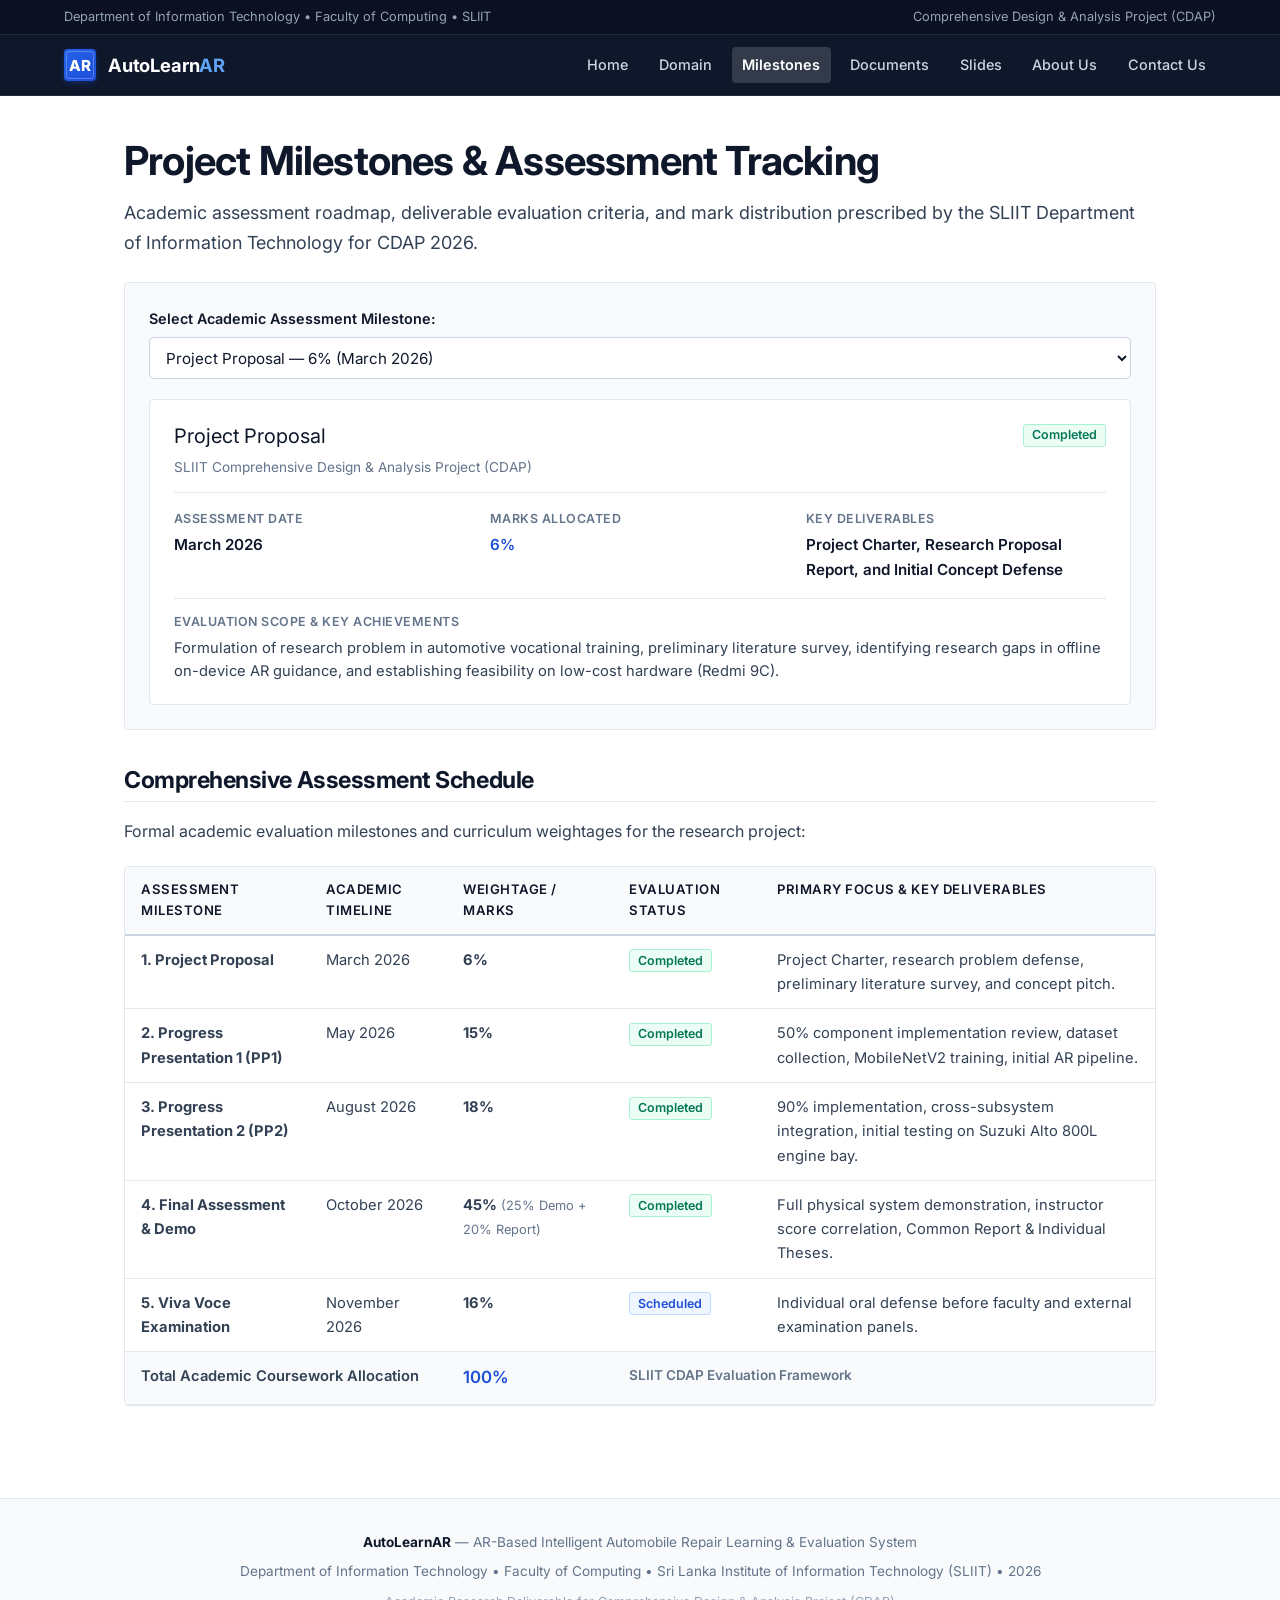
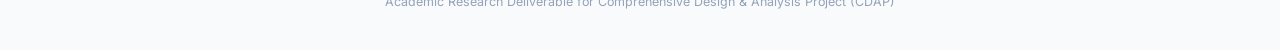
<file: milestones.html>
<!DOCTYPE html>
<html lang="en">
<head>
  <meta charset="utf-8">
  <meta name="viewport" content="width=device-width, initial-scale=1">
  <title>Milestones | AutoLearnAR Project Assessments</title>
  <meta name="description" content="Project milestones and assessment schedule for AutoLearnAR: Proposal, Progress Presentations 1 & 2, Final Assessment, and Viva Voce with mark allocations.">
  <link rel="preconnect" href="https://fonts.googleapis.com">
  <link rel="preconnect" href="https://fonts.gstatic.com" crossorigin>
  <link href="https://fonts.googleapis.com/css2?family=Inter:wght@400;500;600;700&display=swap" rel="stylesheet">
  <link rel="stylesheet" href="css/style.css">
</head>
<body>
  <!-- Institutional Bar -->
  <aside class="institution-bar" aria-label="Institutional Affiliation">
    <span>Department of Information Technology &bull; Faculty of Computing &bull; SLIIT</span>
    <span>Comprehensive Design & Analysis Project (CDAP)</span>
  </aside>

  <!-- Navigation Header -->
  <header class="top">
    <a class="brand-wrapper" href="index.html">
      <div class="brand-logo-icon">AR</div>
      <div class="brand-name">AutoLearn<b>AR</b></div>
    </a>
    <nav aria-label="Main Navigation">
      <a href="index.html">Home</a>
      <a href="domain.html">Domain</a>
      <a href="milestones.html" aria-current="page">Milestones</a>
      <a href="documents.html">Documents</a>
      <a href="slides.html">Slides</a>
      <a href="about.html">About Us</a>
      <a href="contact.html">Contact Us</a>
    </nav>
  </header>

  <main>
    <h1>Project Milestones & Assessment Tracking</h1>
    <p class="lead">
      Academic assessment roadmap, deliverable evaluation criteria, and mark distribution prescribed by the SLIIT Department of Information Technology for CDAP 2026.
    </p>

    <!-- Interactive Dropdown Section (Mandatory from Slide 11) -->
    <div class="interactive-panel">
      <div class="form-group">
        <label for="ms">Select Academic Assessment Milestone:</label>
        <select id="ms" aria-label="Select Project Assessment"></select>
      </div>

      <!-- Rendered details container -->
      <div id="msout" aria-live="polite">
        <!-- Rendered via js/main.js -->
      </div>
    </div>

    <!-- Complete Milestone Summary Table -->
    <section>
      <h2>Comprehensive Assessment Schedule</h2>
      <p>Formal academic evaluation milestones and curriculum weightages for the research project:</p>

      <div class="table-container">
        <table>
          <thead>
            <tr>
              <th>Assessment Milestone</th>
              <th>Academic Timeline</th>
              <th>Weightage / Marks</th>
              <th>Evaluation Status</th>
              <th>Primary Focus & Key Deliverables</th>
            </tr>
          </thead>
          <tbody>
            <tr>
              <td><strong>1. Project Proposal</strong></td>
              <td>March 2026</td>
              <td><strong>6%</strong></td>
              <td><span class="badge badge-done">Completed</span></td>
              <td>Project Charter, research problem defense, preliminary literature survey, and concept pitch.</td>
            </tr>
            <tr>
              <td><strong>2. Progress Presentation 1 (PP1)</strong></td>
              <td>May 2026</td>
              <td><strong>15%</strong></td>
              <td><span class="badge badge-done">Completed</span></td>
              <td>50% component implementation review, dataset collection, MobileNetV2 training, initial AR pipeline.</td>
            </tr>
            <tr>
              <td><strong>3. Progress Presentation 2 (PP2)</strong></td>
              <td>August 2026</td>
              <td><strong>18%</strong></td>
              <td><span class="badge badge-done">Completed</span></td>
              <td>90% implementation, cross-subsystem integration, initial testing on Suzuki Alto 800L engine bay.</td>
            </tr>
            <tr>
              <td><strong>4. Final Assessment & Demo</strong></td>
              <td>October 2026</td>
              <td><strong>45%</strong> <span style="font-size:0.8rem; color:var(--text-muted);">(25% Demo + 20% Report)</span></td>
              <td><span class="badge badge-done">Completed</span></td>
              <td>Full physical system demonstration, instructor score correlation, Common Report & Individual Theses.</td>
            </tr>
            <tr>
              <td><strong>5. Viva Voce Examination</strong></td>
              <td>November 2026</td>
              <td><strong>16%</strong></td>
              <td><span class="badge badge-progress">Scheduled</span></td>
              <td>Individual oral defense before faculty and external examination panels.</td>
            </tr>
          </tbody>
          <tfoot>
            <tr style="background-color: var(--bg-subtle); font-weight: 600;">
              <td colspan="2">Total Academic Coursework Allocation</td>
              <td style="color: var(--color-primary); font-size: 1.05rem;">100%</td>
              <td colspan="2" style="font-size: 0.85rem; color: var(--text-muted);">SLIIT CDAP Evaluation Framework</td>
            </tr>
          </tfoot>
        </table>
      </div>
    </section>
  </main>

  <!-- Footer -->
  <footer>
    <p><b>AutoLearnAR</b> &mdash; AR-Based Intelligent Automobile Repair Learning & Evaluation System</p>
    <p>Department of Information Technology &bull; Faculty of Computing &bull; Sri Lanka Institute of Information Technology (SLIIT) &bull; 2026</p>
    <p style="font-size: 0.78rem; color: #94a3b8; margin-top: 0.5rem;">Academic Research Deliverable for Comprehensive Design & Analysis Project (CDAP)</p>
  </footer>

  <script src="js/main.js"></script>
</body>
</html>
</file>
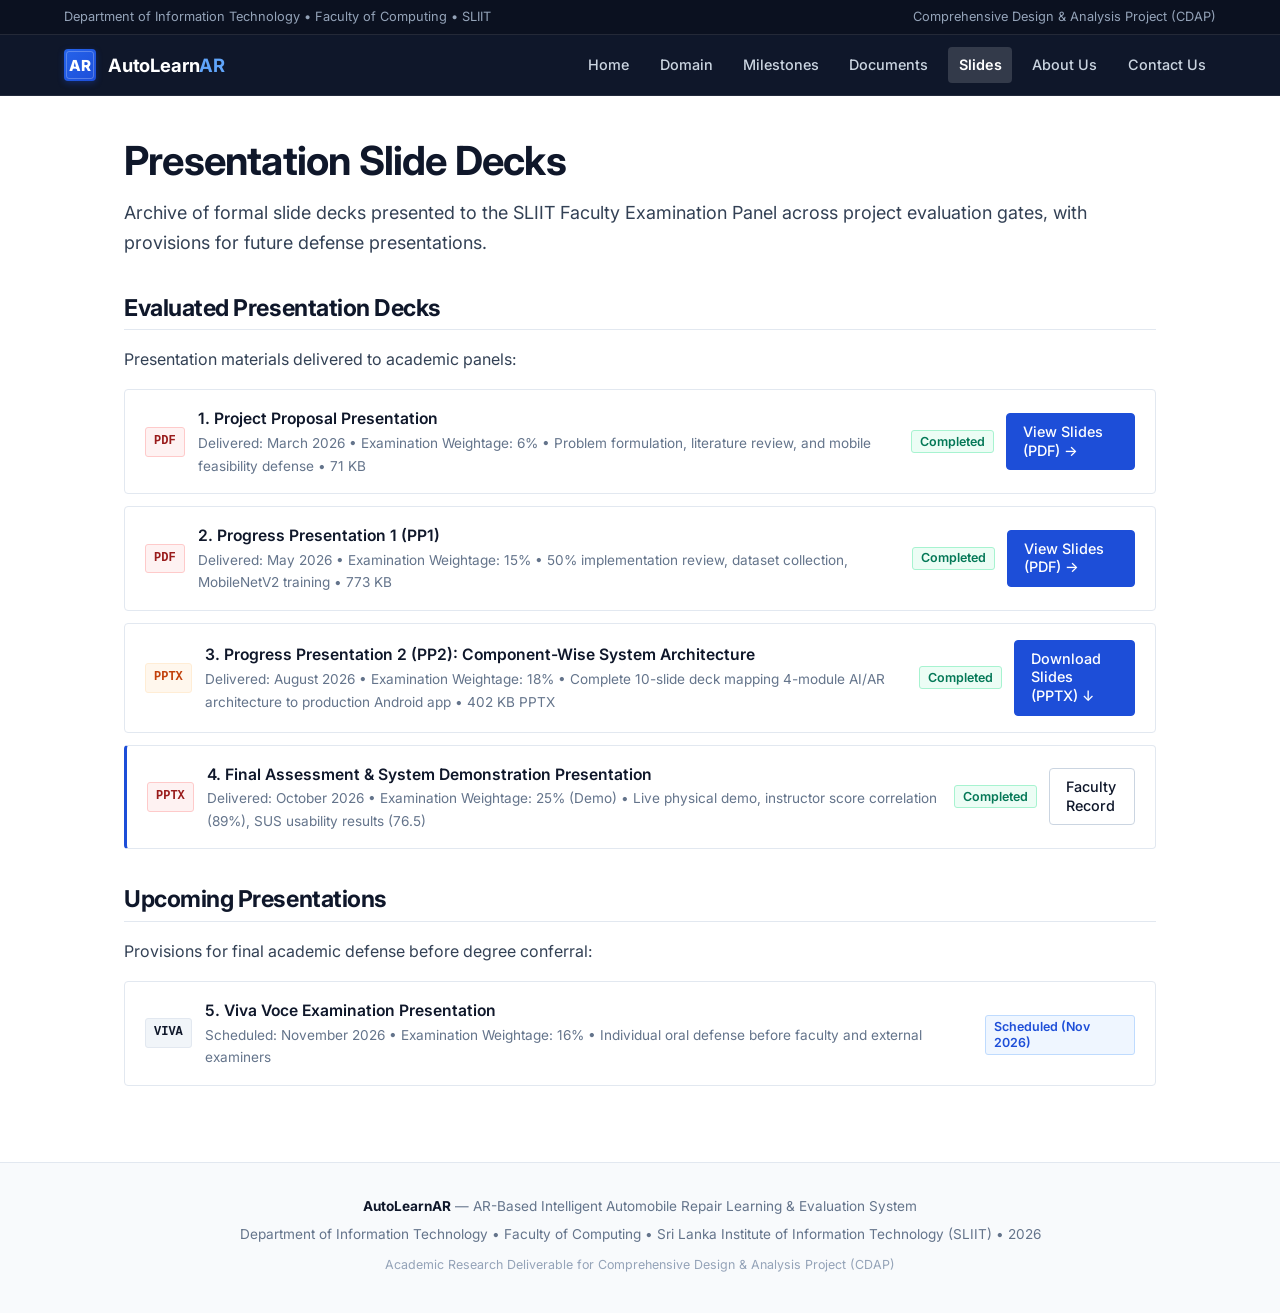
<file: slides.html>
<!DOCTYPE html>
<html lang="en">
<head>
  <meta charset="utf-8">
  <meta name="viewport" content="width=device-width, initial-scale=1">
  <title>Slides | AutoLearnAR Presentation Archive</title>
  <meta name="description" content="Presentation slide decks for AutoLearnAR: Proposal Presentation, Progress Presentations 1 & 2, Final Assessment, and Viva Voce.">
  <link rel="preconnect" href="https://fonts.googleapis.com">
  <link rel="preconnect" href="https://fonts.gstatic.com" crossorigin>
  <link href="https://fonts.googleapis.com/css2?family=Inter:wght@400;500;600;700&display=swap" rel="stylesheet">
  <link rel="stylesheet" href="css/style.css">
</head>
<body>
  <!-- Institutional Bar -->
  <aside class="institution-bar" aria-label="Institutional Affiliation">
    <span>Department of Information Technology &bull; Faculty of Computing &bull; SLIIT</span>
    <span>Comprehensive Design & Analysis Project (CDAP)</span>
  </aside>

  <!-- Navigation Header -->
  <header class="top">
    <a class="brand-wrapper" href="index.html">
      <div class="brand-logo-icon">AR</div>
      <div class="brand-name">AutoLearn<b>AR</b></div>
    </a>
    <nav aria-label="Main Navigation">
      <a href="index.html">Home</a>
      <a href="domain.html">Domain</a>
      <a href="milestones.html">Milestones</a>
      <a href="documents.html">Documents</a>
      <a href="slides.html" aria-current="page">Slides</a>
      <a href="about.html">About Us</a>
      <a href="contact.html">Contact Us</a>
    </nav>
  </header>

  <main>
    <h1>Presentation Slide Decks</h1>
    <p class="lead">
      Archive of formal slide decks presented to the SLIIT Faculty Examination Panel across project evaluation gates, with provisions for future defense presentations.
    </p>

    <!-- Slide Decks Archive (Slide 13 Criteria) -->
    <section>
      <h2>Evaluated Presentation Decks</h2>
      <p>Presentation materials delivered to academic panels:</p>

      <div class="doc-row">
        <div class="doc-info">
          <span class="doc-type-icon pdf">PDF</span>
          <div>
            <div class="doc-title">1. Project Proposal Presentation</div>
            <div class="doc-meta">Delivered: March 2026 &bull; Examination Weightage: 6% &bull; Problem formulation, literature review, and mobile feasibility defense &bull; 71 KB</div>
          </div>
        </div>
        <div style="display: flex; align-items: center; gap: 0.75rem;">
          <span class="badge badge-done">Completed</span>
          <a class="btn btn-primary" href="docs/AutoLearnAR_Proposal_Presentation.pdf" target="_blank">View Slides (PDF) &rarr;</a>
        </div>
      </div>

      <div class="doc-row">
        <div class="doc-info">
          <span class="doc-type-icon pdf">PDF</span>
          <div>
            <div class="doc-title">2. Progress Presentation 1 (PP1)</div>
            <div class="doc-meta">Delivered: May 2026 &bull; Examination Weightage: 15% &bull; 50% implementation review, dataset collection, MobileNetV2 training &bull; 773 KB</div>
          </div>
        </div>
        <div style="display: flex; align-items: center; gap: 0.75rem;">
          <span class="badge badge-done">Completed</span>
          <a class="btn btn-primary" href="docs/AutoLearnAR_PP1_Presentation.pdf" target="_blank">View Slides (PDF) &rarr;</a>
        </div>
      </div>

      <div class="doc-row">
        <div class="doc-info">
          <span class="doc-type-icon pptx">PPTX</span>
          <div>
            <div class="doc-title">3. Progress Presentation 2 (PP2): Component-Wise System Architecture</div>
            <div class="doc-meta">Delivered: August 2026 &bull; Examination Weightage: 18% &bull; Complete 10-slide deck mapping 4-module AI/AR architecture to production Android app &bull; 402 KB PPTX</div>
          </div>
        </div>
        <div style="display: flex; align-items: center; gap: 0.75rem;">
          <span class="badge badge-done">Completed</span>
          <a class="btn btn-primary" href="docs/AutoLearnAR_Component_System_Presentation.pptx" download>Download Slides (PPTX) &darr;</a>
        </div>
      </div>

      <div class="doc-row" style="border-left: 3px solid var(--color-primary);">
        <div class="doc-info">
          <span class="doc-type-icon pdf">PPTX</span>
          <div>
            <div class="doc-title">4. Final Assessment & System Demonstration Presentation</div>
            <div class="doc-meta">Delivered: October 2026 &bull; Examination Weightage: 25% (Demo) &bull; Live physical demo, instructor score correlation (89%), SUS usability results (76.5)</div>
          </div>
        </div>
        <div style="display: flex; align-items: center; gap: 0.75rem;">
          <span class="badge badge-done">Completed</span>
          <a class="btn btn-outline" href="#" onclick="alert('Final presentation deck archived in department records.'); return false;">Faculty Record</a>
        </div>
      </div>
    </section>

    <!-- Future Presentation Provision (Slide 13 Criteria: Keep provisions for future presentations) -->
    <section>
      <h2>Upcoming Presentations</h2>
      <p>Provisions for final academic defense before degree conferral:</p>

      <div class="doc-row">
        <div class="doc-info">
          <span class="doc-type-icon">VIVA</span>
          <div>
            <div class="doc-title">5. Viva Voce Examination Presentation</div>
            <div class="doc-meta">Scheduled: November 2026 &bull; Examination Weightage: 16% &bull; Individual oral defense before faculty and external examiners</div>
          </div>
        </div>
        <div>
          <span class="badge badge-progress">Scheduled (Nov 2026)</span>
        </div>
      </div>
    </section>
  </main>

  <!-- Footer -->
  <footer>
    <p><b>AutoLearnAR</b> &mdash; AR-Based Intelligent Automobile Repair Learning & Evaluation System</p>
    <p>Department of Information Technology &bull; Faculty of Computing &bull; Sri Lanka Institute of Information Technology (SLIIT) &bull; 2026</p>
    <p style="font-size: 0.78rem; color: #94a3b8; margin-top: 0.5rem;">Academic Research Deliverable for Comprehensive Design & Analysis Project (CDAP)</p>
  </footer>
</body>
</html>
</file>
<file: css/style.css>
/* ==========================================================================
   AutoLearnAR — Academic Research Project Website Stylesheet
   Design Direction: Academic Technology Laboratory / Computer Science Research
   Restrained Palette: White, Dark Navy, Charcoal, and Subtle Academic Blue
   ========================================================================== */

:root {
  /* Typography */
  --font-sans: 'Inter', -apple-system, BlinkMacSystemFont, 'Segoe UI', Roboto, Helvetica, Arial, sans-serif;
  --font-mono: ui-monospace, SFMono-Regular, Menlo, Monaco, Consolas, 'Liberation Mono', monospace;

  /* Restrained Academic Color Palette */
  --bg-page: #ffffff;
  --bg-surface: #ffffff;
  --bg-subtle: #f8fafc;
  --bg-muted: #f1f5f9;
  --bg-navy: #0f172a;
  --bg-navy-light: #1e293b;

  /* Typography Colors */
  --text-heading: #0f172a;
  --text-body: #334155;
  --text-muted: #64748b;
  --text-dim: #94a3b8;
  --text-white: #ffffff;

  /* Primary Academic Blue Accent */
  --color-primary: #1d4ed8;
  --color-primary-hover: #1e40af;
  --color-primary-subtle: #eff6ff;
  --color-primary-border: #bfdbfe;

  /* Borders & Dividers */
  --border-subtle: #e2e8f0;
  --border-medium: #cbd5e1;
  --border-dark: #0f172a;

  /* Subtle Academic Shadows (No glows) */
  --shadow-sm: 0 1px 2px 0 rgba(0, 0, 0, 0.05);
  --shadow-card: 0 1px 3px 0 rgba(0, 0, 0, 0.08), 0 1px 2px -1px rgba(0, 0, 0, 0.08);

  /* Moderate Radii */
  --radius-xs: 3px;
  --radius-sm: 4px;
  --radius-md: 6px;
  --radius-lg: 8px;

  /* Layout Widths */
  --max-width: 1080px;
}

/* Base Reset & Setup */
*, *::before, *::after {
  box-sizing: border-box;
  margin: 0;
  padding: 0;
}

html {
  font-size: 16px;
  scroll-behavior: smooth;
  background-color: var(--bg-page);
  color: var(--text-body);
}

body {
  font-family: var(--font-sans);
  background-color: var(--bg-page);
  color: var(--text-body);
  line-height: 1.65;
  min-height: 100vh;
  display: flex;
  flex-direction: column;
  -webkit-font-smoothing: antialiased;
}

/* Institutional Top Bar (Header) */
.institution-bar {
  background-color: #0b1120;
  border-bottom: 1px solid rgba(255, 255, 255, 0.1);
  padding: 0.4rem 5vw;
  font-size: 0.8rem;
  color: #94a3b8;
  display: flex;
  justify-content: space-between;
  align-items: center;
}

.institution-bar a {
  color: #cbd5e1;
  text-decoration: none;
}

.institution-bar a:hover {
  color: #ffffff;
}

.top {
  position: sticky;
  top: 0;
  z-index: 100;
  background-color: var(--bg-navy);
  border-bottom: 1px solid rgba(255, 255, 255, 0.08);
  padding: 0.75rem 5vw;
  display: flex;
  align-items: center;
  justify-content: space-between;
  gap: 1.5rem;
}

.brand-wrapper {
  display: flex;
  align-items: center;
  gap: 0.75rem;
  text-decoration: none;
}

.brand-logo-icon {
  width: 32px;
  height: 32px;
  border-radius: var(--radius-sm);
  background: linear-gradient(135deg, #2563eb, #1d4ed8);
  display: flex;
  align-items: center;
  justify-content: center;
  font-weight: 800;
  color: #ffffff;
  font-size: 0.95rem;
  letter-spacing: -0.01em;
  position: relative;
  overflow: hidden;
  box-shadow: 0 2px 6px rgba(29, 78, 216, 0.35);
  transition: transform 0.2s cubic-bezier(0.16, 1, 0.3, 1), box-shadow 0.2s cubic-bezier(0.16, 1, 0.3, 1);
}

/* AR Optical Viewfinder Inner Border */
.brand-logo-icon::after {
  content: '';
  position: absolute;
  inset: 2px;
  border-radius: 3px;
  border: 1px solid rgba(255, 255, 255, 0.25);
  pointer-events: none;
  transition: border-color 0.2s ease;
}

/* Subtle AR Scanning Laser Beam Sweep */
.brand-logo-icon::before {
  content: '';
  position: absolute;
  top: -120%;
  left: 0;
  width: 100%;
  height: 100%;
  background: linear-gradient(
    180deg,
    transparent 0%,
    rgba(255, 255, 255, 0.1) 35%,
    rgba(56, 189, 248, 0.6) 48%,
    rgba(255, 255, 255, 0.95) 50%,
    rgba(56, 189, 248, 0.6) 52%,
    transparent 100%
  );
  animation: ar-logo-scan 3.2s infinite cubic-bezier(0.4, 0, 0.2, 1);
  pointer-events: none;
  z-index: 2;
}

@keyframes ar-logo-scan {
  0% {
    top: -120%;
    opacity: 0;
  }
  15% {
    opacity: 1;
  }
  50% {
    top: 120%;
    opacity: 1;
  }
  51%, 100% {
    top: 120%;
    opacity: 0;
  }
}

/* Hover Micro-Interaction */
.brand-wrapper:hover .brand-logo-icon {
  transform: translateY(-1px) scale(1.05);
  box-shadow: 0 4px 12px rgba(37, 99, 235, 0.45), 0 0 0 1px rgba(96, 165, 250, 0.5);
}

.brand-wrapper:hover .brand-logo-icon::after {
  border-color: rgba(255, 255, 255, 0.55);
}

.brand-name {
  font-size: 1.15rem;
  font-weight: 700;
  color: #ffffff;
  letter-spacing: -0.01em;
}

.brand-name b {
  color: #60a5fa;
  font-weight: 700;
}

.top nav {
  display: flex;
  align-items: center;
  flex-wrap: wrap;
  gap: 0.25rem 0.6rem;
}

.top nav a {
  color: #cbd5e1;
  font-size: 0.9rem;
  font-weight: 500;
  padding: 0.4rem 0.65rem;
  border-radius: var(--radius-sm);
  text-decoration: none;
  transition: background-color 0.15s ease, color 0.15s ease;
}

.top nav a:hover {
  color: #ffffff;
  background-color: rgba(255, 255, 255, 0.08);
}

.top nav a[aria-current="page"] {
  color: #ffffff;
  background-color: rgba(255, 255, 255, 0.15);
  font-weight: 600;
}

/* Main Container */
main {
  max-width: var(--max-width);
  width: 100%;
  margin: 0 auto;
  padding: 2.5rem 1.5rem 4rem;
  flex: 1;
}

/* Typography Hierarchy */
h1, h2, h3, h4, h5, h6 {
  color: var(--text-heading);
  font-weight: 700;
  line-height: 1.25;
  letter-spacing: -0.02em;
}

h1 {
  font-size: clamp(1.85rem, 3.5vw, 2.5rem);
  margin-bottom: 0.75rem;
  color: var(--text-heading);
}

h2 {
  font-size: 1.45rem;
  margin-top: 2.25rem;
  margin-bottom: 1rem;
  padding-bottom: 0.4rem;
  border-bottom: 1px solid var(--border-subtle);
  color: var(--text-heading);
}

h3 {
  font-size: 1.15rem;
  margin-top: 1.5rem;
  margin-bottom: 0.5rem;
  color: var(--text-heading);
}

p {
  color: var(--text-body);
  margin-bottom: 1rem;
  font-size: 1rem;
  line-height: 1.7;
}

.lead {
  font-size: 1.125rem;
  color: var(--text-body);
  line-height: 1.65;
  margin-bottom: 1.5rem;
}

a {
  color: var(--color-primary);
  text-decoration: none;
}

a:hover {
  color: var(--color-primary-hover);
  text-decoration: underline;
}

a:focus-visible, button:focus-visible, select:focus-visible, input:focus-visible, textarea:focus-visible {
  outline: 2px solid var(--color-primary);
  outline-offset: 2px;
}

/* Academic Paper Header Section (Home Page Hero) */
.paper-header {
  padding-bottom: 2rem;
  margin-bottom: 2rem;
  border-bottom: 1px solid var(--border-subtle);
}

.paper-meta-badge {
  display: inline-block;
  font-family: var(--font-mono);
  font-size: 0.78rem;
  color: var(--color-primary);
  background-color: var(--color-primary-subtle);
  border: 1px solid var(--color-primary-border);
  padding: 0.2rem 0.55rem;
  border-radius: var(--radius-xs);
  margin-bottom: 1rem;
  font-weight: 600;
}

.author-block {
  margin: 1rem 0 1.5rem;
  font-size: 0.95rem;
  color: var(--text-body);
  line-height: 1.6;
}

.author-list {
  font-weight: 600;
  color: var(--text-heading);
  margin-bottom: 0.25rem;
}

.author-affiliations {
  font-size: 0.88rem;
  color: var(--text-muted);
}

/* Button & Action Links */
.action-links {
  display: flex;
  flex-wrap: wrap;
  gap: 0.65rem;
  margin: 1.5rem 0;
}

.btn {
  display: inline-flex;
  align-items: center;
  gap: 0.45rem;
  font-size: 0.9rem;
  font-weight: 500;
  padding: 0.55rem 1rem;
  border-radius: var(--radius-sm);
  text-decoration: none;
  cursor: pointer;
  transition: background-color 0.15s ease, border-color 0.15s ease, color 0.15s ease;
  line-height: 1.3;
}

.btn-primary {
  background-color: var(--color-primary);
  color: #ffffff;
  border: 1px solid var(--color-primary);
}

.btn-primary:hover {
  background-color: var(--color-primary-hover);
  border-color: var(--color-primary-hover);
  color: #ffffff;
  text-decoration: none;
}

.btn-outline {
  background-color: var(--bg-surface);
  color: var(--text-heading);
  border: 1px solid var(--border-medium);
}

.btn-outline:hover {
  background-color: var(--bg-subtle);
  border-color: #94a3b8;
  color: var(--text-heading);
  text-decoration: none;
}

/* Academic Abstract Box */
.abstract-box {
  background-color: var(--bg-subtle);
  border: 1px solid var(--border-subtle);
  border-left: 4px solid var(--color-primary);
  border-radius: var(--radius-sm);
  padding: 1.25rem 1.5rem;
  margin: 1.5rem 0 2rem;
}

.abstract-box h3 {
  margin-top: 0;
  margin-bottom: 0.5rem;
  font-size: 1rem;
  text-transform: uppercase;
  letter-spacing: 0.05em;
  color: var(--text-heading);
}

.abstract-box p {
  font-size: 0.95rem;
  line-height: 1.7;
  color: var(--text-body);
  margin-bottom: 0.5rem;
}

.abstract-box p:last-child {
  margin-bottom: 0;
}

/* Secondary Navigation (Domain Page Sub-Nav) */
.sub-nav {
  display: flex;
  flex-wrap: wrap;
  gap: 0.4rem;
  background-color: var(--bg-subtle);
  border: 1px solid var(--border-subtle);
  border-radius: var(--radius-sm);
  padding: 0.5rem;
  margin-bottom: 2rem;
  position: sticky;
  top: 56px;
  z-index: 40;
}

.sub-nav a {
  font-size: 0.85rem;
  font-weight: 500;
  color: var(--text-muted);
  padding: 0.35rem 0.65rem;
  border-radius: var(--radius-xs);
  text-decoration: none;
}

.sub-nav a:hover {
  color: var(--text-heading);
  background-color: var(--bg-muted);
  text-decoration: none;
}

/* Academic Tables (IEEE / ACM Research Clean Format) */
.table-container {
  overflow-x: auto;
  margin: 1.25rem 0 1.75rem;
  border: 1px solid var(--border-subtle);
  border-radius: var(--radius-sm);
}

table {
  border-collapse: collapse;
  width: 100%;
  font-size: 0.92rem;
  text-align: left;
  background-color: #ffffff;
}

th, td {
  padding: 0.75rem 1rem;
  border-bottom: 1px solid var(--border-subtle);
  vertical-align: top;
}

th {
  background-color: var(--bg-subtle);
  color: var(--text-heading);
  font-weight: 600;
  font-size: 0.82rem;
  text-transform: uppercase;
  letter-spacing: 0.04em;
  border-bottom: 2px solid var(--border-medium);
}

tr:hover td {
  background-color: #fafbfc;
}

/* Figures & Technical Diagrams */
figure.academic-figure {
  margin: 1.75rem 0 2.25rem;
  background-color: var(--bg-subtle);
  border: 1px solid var(--border-subtle);
  border-radius: var(--radius-sm);
  padding: 1rem;
  text-align: center;
}

figure.academic-figure img {
  max-width: 100%;
  height: auto;
  border: 1px solid var(--border-subtle);
  border-radius: var(--radius-xs);
  background-color: #ffffff;
  display: block;
  margin: 0 auto;
}

figcaption {
  font-size: 0.88rem;
  color: var(--text-muted);
  margin-top: 0.75rem;
  line-height: 1.5;
  text-align: left;
}

figcaption b {
  color: var(--text-heading);
}

/* Academic Component / Pillar Cards */
.pillar-grid {
  display: grid;
  grid-template-columns: repeat(auto-fit, minmax(240px, 1fr));
  gap: 1rem;
  margin: 1.25rem 0 2rem;
}

.pillar-card {
  background-color: #ffffff;
  border: 1px solid var(--border-subtle);
  border-radius: var(--radius-sm);
  padding: 1.25rem;
  box-shadow: var(--shadow-sm);
}

.pillar-number {
  font-family: var(--font-mono);
  font-size: 0.75rem;
  font-weight: 700;
  color: var(--color-primary);
  text-transform: uppercase;
  margin-bottom: 0.5rem;
}

.pillar-card h3 {
  margin-top: 0;
  margin-bottom: 0.4rem;
  font-size: 1.05rem;
}

.pillar-card p {
  font-size: 0.9rem;
  color: var(--text-muted);
  margin-bottom: 0.5rem;
  line-height: 1.6;
}

.pillar-lead {
  font-size: 0.82rem;
  font-weight: 600;
  color: var(--text-heading);
  border-top: 1px solid var(--border-subtle);
  padding-top: 0.5rem;
  margin-top: 0.5rem;
}

/* Status Badges */
.badge {
  display: inline-flex;
  align-items: center;
  font-size: 0.78rem;
  font-weight: 600;
  padding: 0.15rem 0.5rem;
  border-radius: var(--radius-xs);
  line-height: 1.3;
}

.badge-done {
  background-color: #ecfdf5;
  color: #047857;
  border: 1px solid #a7f3d0;
}

.badge-progress {
  background-color: #eff6ff;
  color: #1d4ed8;
  border: 1px solid #bfdbfe;
}

.badge-pending {
  background-color: #fffbeb;
  color: #b45309;
  border: 1px solid #fde68a;
}

/* Interactive Dropdown Card (Milestones Page) */
.interactive-panel {
  background-color: var(--bg-subtle);
  border: 1px solid var(--border-subtle);
  border-radius: var(--radius-sm);
  padding: 1.5rem;
  margin: 1.5rem 0 2rem;
}

.form-group {
  margin-bottom: 1.25rem;
}

label {
  display: block;
  font-size: 0.9rem;
  font-weight: 600;
  color: var(--text-heading);
  margin-bottom: 0.4rem;
}

select, input, textarea {
  width: 100%;
  padding: 0.6rem 0.75rem;
  font-family: inherit;
  font-size: 0.95rem;
  color: var(--text-heading);
  background-color: #ffffff;
  border: 1px solid var(--border-medium);
  border-radius: var(--radius-sm);
  transition: border-color 0.15s ease, box-shadow 0.15s ease;
}

select:focus, input:focus, textarea:focus {
  border-color: var(--color-primary);
  box-shadow: 0 0 0 2px var(--color-primary-subtle);
  outline: none;
}

#msout {
  background-color: #ffffff;
  border: 1px solid var(--border-subtle);
  border-radius: var(--radius-sm);
  padding: 1.25rem 1.5rem;
}

.ms-header {
  display: flex;
  justify-content: space-between;
  align-items: flex-start;
  flex-wrap: wrap;
  gap: 0.75rem;
  border-bottom: 1px solid var(--border-subtle);
  padding-bottom: 0.85rem;
  margin-bottom: 1rem;
}

.ms-title {
  font-size: 1.25rem;
  color: var(--text-heading);
}

.ms-grid {
  display: grid;
  grid-template-columns: repeat(auto-fit, minmax(180px, 1fr));
  gap: 1rem;
  margin-bottom: 1rem;
}

.ms-item dt {
  font-size: 0.78rem;
  text-transform: uppercase;
  letter-spacing: 0.04em;
  color: var(--text-muted);
  font-weight: 600;
  margin-bottom: 0.15rem;
}

.ms-item dd {
  font-size: 0.95rem;
  font-weight: 600;
  color: var(--text-heading);
  margin: 0;
}

.ms-desc {
  font-size: 0.92rem;
  color: var(--text-body);
  line-height: 1.6;
}

/* Document & Presentation Rows */
.doc-row {
  background-color: #ffffff;
  border: 1px solid var(--border-subtle);
  border-radius: var(--radius-sm);
  padding: 1rem 1.25rem;
  display: flex;
  align-items: center;
  justify-content: space-between;
  gap: 1rem;
  margin-bottom: 0.75rem;
}

.doc-row:hover {
  background-color: var(--bg-subtle);
}

.doc-info {
  display: flex;
  align-items: center;
  gap: 0.85rem;
}

.doc-type-icon {
  font-family: var(--font-mono);
  font-size: 0.75rem;
  font-weight: 700;
  padding: 0.25rem 0.5rem;
  border-radius: var(--radius-xs);
  background-color: var(--bg-muted);
  color: var(--text-heading);
  border: 1px solid var(--border-subtle);
}

.doc-type-icon.pdf {
  background-color: #fef2f2;
  color: #991b1b;
  border-color: #fecaca;
}

.doc-type-icon.docx {
  background-color: #eff6ff;
  color: #1e40af;
  border-color: #bfdbfe;
}

.doc-type-icon.pptx {
  background-color: #fff7ed;
  color: #c2410c;
  border-color: #ffedd5;
}

.doc-title {
  font-weight: 600;
  color: var(--text-heading);
  font-size: 0.98rem;
}

.doc-meta {
  font-size: 0.85rem;
  color: var(--text-muted);
}

/* Researcher Profiles (About Us) */
.researcher-grid {
  display: grid;
  grid-template-columns: repeat(auto-fit, minmax(240px, 1fr));
  gap: 1.25rem;
  margin: 1.5rem 0 2.5rem;
}

.researcher-card {
  background-color: #ffffff;
  border: 1px solid var(--border-subtle);
  border-radius: var(--radius-sm);
  padding: 1.25rem;
  display: flex;
  flex-direction: column;
}

.researcher-card h3 {
  margin-top: 0;
  margin-bottom: 0.2rem;
  font-size: 1.1rem;
}

.researcher-id {
  font-family: var(--font-mono);
  font-size: 0.8rem;
  color: var(--color-primary);
  font-weight: 600;
  margin-bottom: 0.65rem;
}

.researcher-role {
  font-size: 0.88rem;
  font-weight: 600;
  color: var(--text-heading);
  background-color: var(--bg-subtle);
  padding: 0.45rem 0.65rem;
  border-radius: var(--radius-xs);
  border-left: 3px solid var(--color-primary);
  margin-bottom: 0.75rem;
}

.researcher-tasks {
  font-size: 0.88rem;
  color: var(--text-body);
  line-height: 1.55;
  margin-bottom: 1rem;
  flex-grow: 1;
}

.researcher-contact {
  font-size: 0.85rem;
  border-top: 1px solid var(--border-subtle);
  padding-top: 0.65rem;
  color: var(--text-muted);
}

/* Supervisor Grid */
.supervisor-grid {
  display: grid;
  grid-template-columns: repeat(auto-fit, minmax(280px, 1fr));
  gap: 1rem;
  margin: 1.25rem 0;
}

.supervisor-card {
  background-color: var(--bg-subtle);
  border: 1px solid var(--border-subtle);
  border-radius: var(--radius-sm);
  padding: 1.15rem;
}

.supervisor-card h4 {
  font-size: 1rem;
  margin-bottom: 0.15rem;
}

.supervisor-role {
  font-size: 0.82rem;
  font-weight: 600;
  color: var(--color-primary);
  margin-bottom: 0.35rem;
}

.supervisor-affiliation {
  font-size: 0.85rem;
  color: var(--text-muted);
  line-height: 1.5;
}

/* Technology Categorized Chips */
.tech-category {
  margin-bottom: 1.25rem;
}

.tech-category-title {
  font-size: 0.88rem;
  font-weight: 600;
  color: var(--text-heading);
  margin-bottom: 0.4rem;
}

.chips {
  display: flex;
  flex-wrap: wrap;
  gap: 0.4rem;
  list-style: none;
}

.chips li {
  background-color: var(--bg-subtle);
  border: 1px solid var(--border-subtle);
  border-radius: var(--radius-xs);
  padding: 0.25rem 0.65rem;
  font-size: 0.85rem;
  color: var(--text-body);
}

/* Academic References */
.references-list {
  padding-left: 1.5rem;
  font-size: 0.9rem;
  color: var(--text-body);
  line-height: 1.65;
}

.references-list li {
  margin-bottom: 0.6rem;
}

/* Footer */
footer {
  margin-top: auto;
  background-color: var(--bg-subtle);
  border-top: 1px solid var(--border-subtle);
  padding: 2rem 5vw;
  font-size: 0.85rem;
  color: var(--text-muted);
  text-align: center;
}

footer p {
  margin-bottom: 0.35rem;
  font-size: 0.85rem;
  color: var(--text-muted);
}

footer b {
  color: var(--text-heading);
}

/* ==========================================================================
   Interactive Demonstration: Handheld AR Guidance Around Vehicle
   Clean Academic Technical Simulation (No Overlapping Elements)
   ========================================================================== */

.sim-container {
  background-color: var(--bg-subtle);
  border: 1px solid var(--border-subtle);
  border-radius: var(--radius-sm);
  padding: 1.5rem;
  margin: 2rem 0 2.5rem;
}

.sim-header {
  display: flex;
  justify-content: space-between;
  align-items: flex-start;
  flex-wrap: wrap;
  gap: 1rem;
  margin-bottom: 1.25rem;
  padding-bottom: 0.75rem;
  border-bottom: 1px solid var(--border-subtle);
}

.sim-header h3 {
  margin: 0 0 0.2rem;
  font-size: 1.15rem;
  color: var(--text-heading);
}

.sim-grid {
  display: grid;
  grid-template-columns: 1.35fr 1fr;
  gap: 1.25rem;
  align-items: stretch;
}

/* 3D Vehicle Orbit Arena */
.sim-stage-box {
  background-color: #0b1120;
  border: 1px solid #334155;
  border-radius: var(--radius-sm);
  padding: 1rem;
  display: flex;
  flex-direction: column;
}

.stage-title-bar {
  display: flex;
  justify-content: space-between;
  font-size: 0.78rem;
  font-weight: 600;
  color: #94a3b8;
  margin-bottom: 0.5rem;
}

.sim-svg-stage {
  width: 100%;
  height: 330px;
  display: block;
}

/* Controls Bar */
.sim-controls {
  display: flex;
  flex-wrap: wrap;
  align-items: center;
  justify-content: space-between;
  gap: 0.5rem;
  margin-top: 0.75rem;
  padding-top: 0.75rem;
  border-top: 1px solid rgba(255, 255, 255, 0.1);
}

.sim-btn-group {
  display: flex;
  gap: 0.35rem;
  flex-wrap: wrap;
}

.sim-btn {
  background-color: rgba(255, 255, 255, 0.08);
  border: 1px solid rgba(255, 255, 255, 0.2);
  color: #f1f5f9;
  padding: 0.3rem 0.65rem;
  border-radius: var(--radius-xs);
  font-size: 0.78rem;
  font-weight: 500;
  cursor: pointer;
  transition: background-color 0.15s ease;
}

.sim-btn:hover {
  background-color: rgba(255, 255, 255, 0.18);
}

.sim-btn.active {
  background-color: var(--color-primary);
  border-color: var(--color-primary);
  color: #ffffff;
}

/* Trainee iPhone Viewfinder Panel (Separate Column — No Overlap) */
.sim-phone-box {
  background-color: #ffffff;
  border: 1px solid var(--border-subtle);
  border-radius: var(--radius-sm);
  padding: 1.15rem;
  display: flex;
  flex-direction: column;
}

.phone-card-title {
  font-size: 0.85rem;
  font-weight: 600;
  color: var(--text-heading);
  margin-bottom: 0.75rem;
  display: flex;
  justify-content: space-between;
}

.iphone-mockup {
  background-color: #020617;
  border: 2px solid #334155;
  border-radius: 20px;
  padding: 0.65rem;
  box-shadow: var(--shadow-card);
  max-width: 250px;
  margin: 0 auto;
}

.iphone-island {
  width: 50px;
  height: 10px;
  background-color: #000000;
  border-radius: 6px;
  margin: 0 auto 0.5rem;
}

.iphone-screen {
  background: radial-gradient(circle at 50% 30%, #0f1e36 0%, #070c14 100%);
  border-radius: 12px;
  padding: 0.75rem;
  color: #f1f5f9;
  font-family: var(--font-mono);
  font-size: 0.72rem;
  display: flex;
  flex-direction: column;
  gap: 0.5rem;
}

.screen-hud-top {
  display: flex;
  justify-content: space-between;
  color: #38bdf8;
  font-size: 0.68rem;
  border-bottom: 1px solid rgba(255, 255, 255, 0.1);
  padding-bottom: 0.25rem;
}

.screen-reticle {
  width: 110px;
  height: 65px;
  border: 1.5px dashed #38bdf8;
  border-radius: 6px;
  margin: 0.4rem auto;
  display: flex;
  flex-direction: column;
  align-items: center;
  justify-content: center;
  position: relative;
  background-color: rgba(56, 189, 248, 0.05);
}

.screen-arrow {
  font-size: 1.15rem;
  color: #f59e0b;
}

.hold-bar-container {
  width: 100%;
  height: 5px;
  background-color: rgba(255, 255, 255, 0.15);
  border-radius: 3px;
  overflow: hidden;
  margin-top: 0.35rem;
}

.hold-bar-fill {
  width: 0%;
  height: 100%;
  background-color: #10b981;
  transition: width 0.1s linear;
}

.hold-timer-text {
  font-size: 0.68rem;
  color: #10b981;
  margin-top: 0.2rem;
  text-align: right;
  font-weight: 600;
}

.screen-hud-bottom {
  background-color: rgba(0, 0, 0, 0.5);
  border-radius: 6px;
  padding: 0.45rem 0.6rem;
  border-left: 3px solid #10b981;
}

.screen-part-name {
  color: #ffffff;
  font-weight: 700;
  font-size: 0.78rem;
}

.screen-step-desc {
  color: #94a3b8;
  font-size: 0.68rem;
  line-height: 1.35;
  margin-top: 0.1rem;
}

.screen-hazard-line {
  font-size: 0.65rem;
  margin-top: 0.25rem;
  font-weight: 600;
}

/* Synchronized Pipeline Flow Beneath */
.sim-pipeline-box {
  margin-top: 1.25rem;
  padding-top: 1rem;
  border-top: 1px solid var(--border-subtle);
}

.pipe-row {
  display: flex;
  align-items: center;
  gap: 0.4rem;
  overflow-x: auto;
  padding-bottom: 0.4rem;
}

.pipe-card {
  flex: 1;
  min-width: 140px;
  padding: 0.6rem 0.65rem;
  border-radius: var(--radius-xs);
  text-align: center;
  transition: transform 0.15s ease, box-shadow 0.15s ease;
}

.pipe-card.shared {
  background-color: #f8fafc;
  border: 1px solid #cbd5e1;
  color: #1e293b;
}

.pipe-card.comp3 {
  background-color: #fef2f2;
  border: 1px solid #fecaca;
  color: #991b1b;
}

.pipe-card.output {
  background-color: #ecfdf5;
  border: 1px solid #a7f3d0;
  color: #065f46;
}

.pipe-card.active-node {
  border-color: var(--color-primary);
  box-shadow: 0 0 0 2px var(--color-primary-border);
  transform: translateY(-2px);
}

.pipe-card-title {
  font-weight: 600;
  font-size: 0.75rem;
  margin-bottom: 0.1rem;
}

.pipe-card-sub {
  font-size: 0.68rem;
  opacity: 0.85;
}

.pipe-arrow {
  color: var(--text-muted);
  font-size: 0.9rem;
  font-weight: 700;
}

.pipe-legend-clean {
  display: flex;
  flex-wrap: wrap;
  gap: 1rem;
  margin-top: 0.65rem;
  font-size: 0.72rem;
  color: var(--text-muted);
}

.pipe-legend-clean span {
  display: inline-flex;
  align-items: center;
  gap: 0.35rem;
}

.swatch {
  width: 10px;
  height: 10px;
  border-radius: 2px;
  display: inline-block;
}

.swatch.shared { background-color: #f8fafc; border: 1px solid #cbd5e1; }
.swatch.comp3 { background-color: #fef2f2; border: 1px solid #fecaca; }
.swatch.output { background-color: #ecfdf5; border: 1px solid #a7f3d0; }

/* Responsive Adjustments */
@media (max-width: 860px) {
  .sim-grid {
    grid-template-columns: 1fr;
  }
}

@media (max-width: 768px) {
  .top {
    flex-direction: column;
    align-items: flex-start;
  }
  .top nav {
    width: 100%;
    overflow-x: auto;
    padding-bottom: 0.25rem;
  }
  .doc-row {
    flex-direction: column;
    align-items: flex-start;
  }
  .ms-header {
    flex-direction: column;
  }
}

@media (prefers-reduced-motion: reduce) {
  * {
    animation-duration: 0.01ms !important;
    animation-iteration-count: 1 !important;
    transition-duration: 0.01ms !important;
    scroll-behavior: auto !important;
  }
}

/* ==========================================================================
   Commercialization & Pricing Plan Section
   ========================================================================== */
.pricing-section {
  margin-top: 3.5rem;
  padding-top: 1rem;
}

.pricing-header-block {
  text-align: center;
  max-width: 760px;
  margin: 0 auto 2.5rem;
}

.pricing-header-block h2 {
  font-size: 1.95rem;
  color: var(--text-heading);
  margin-bottom: 0.6rem;
}

.pricing-header-block p {
  color: var(--text-body);
  font-size: 1.02rem;
  line-height: 1.6;
}

.pricing-grid {
  display: grid;
  grid-template-columns: repeat(3, 1fr);
  gap: 1.5rem;
  align-items: stretch;
  margin-bottom: 2rem;
}

.pricing-card {
  background-color: var(--bg-surface);
  border: 1px solid var(--border-subtle);
  border-radius: var(--radius-lg);
  padding: 2rem 1.6rem;
  display: flex;
  flex-direction: column;
  position: relative;
  box-shadow: var(--shadow-sm);
  transition: transform 0.2s ease, box-shadow 0.2s ease, border-color 0.2s ease;
}

.pricing-card:hover {
  transform: translateY(-3px);
  box-shadow: 0 10px 25px -5px rgba(15, 23, 42, 0.08), 0 8px 10px -6px rgba(15, 23, 42, 0.04);
  border-color: var(--border-medium);
}

.pricing-card.free-tier {
  border-top: 4px solid #10b981;
  background: linear-gradient(180deg, #f0fdf4 0%, #ffffff 18%);
}

.pricing-card.featured {
  border: 2px solid var(--color-primary);
  box-shadow: 0 8px 24px -4px rgba(29, 78, 216, 0.15);
  background: linear-gradient(180deg, #eff6ff 0%, #ffffff 18%);
}

.pricing-badge-wrapper {
  min-height: 26px;
  margin-bottom: 0.75rem;
}

.pricing-badge {
  display: inline-flex;
  align-items: center;
  gap: 0.35rem;
  font-size: 0.72rem;
  font-weight: 700;
  text-transform: uppercase;
  letter-spacing: 0.06em;
  padding: 0.25rem 0.65rem;
  border-radius: 9999px;
}

.pricing-badge.green {
  background-color: #d1fae5;
  color: #065f46;
  border: 1px solid #a7f3d0;
}

.pricing-badge.blue {
  background-color: #dbeafe;
  color: #1e40af;
  border: 1px solid #bfdbfe;
}

.pricing-badge.purple {
  background-color: #ede9fe;
  color: #5b21b6;
  border: 1px solid #ddd6fe;
}

.pricing-plan-name {
  font-size: 1.35rem;
  font-weight: 700;
  color: var(--text-heading);
  margin-bottom: 0.4rem;
}

.pricing-plan-desc {
  font-size: 0.88rem;
  color: var(--text-muted);
  min-height: 44px;
  line-height: 1.5;
  margin-bottom: 1.25rem;
}

.pricing-price-box {
  display: flex;
  align-items: baseline;
  gap: 0.35rem;
  padding-bottom: 1.25rem;
  margin-bottom: 1.25rem;
  border-bottom: 1px solid var(--border-subtle);
}

.pricing-price-box .amount {
  font-size: 2.3rem;
  font-weight: 800;
  color: var(--text-heading);
  letter-spacing: -0.02em;
  line-height: 1;
}

.pricing-price-box .period {
  font-size: 0.85rem;
  color: var(--text-muted);
  line-height: 1.3;
}

.pricing-features-list {
  list-style: none;
  padding: 0;
  margin: 0 0 2rem 0;
  flex: 1;
  display: flex;
  flex-direction: column;
  gap: 0.75rem;
}

.pricing-features-list li {
  font-size: 0.88rem;
  color: var(--text-body);
  display: flex;
  align-items: flex-start;
  gap: 0.6rem;
  line-height: 1.45;
}

.pricing-features-list li svg {
  flex-shrink: 0;
  width: 17px;
  height: 17px;
  color: #10b981;
  margin-top: 2px;
}

.pricing-features-list li.dimmed {
  color: var(--text-dim);
}

.pricing-features-list li.dimmed svg {
  color: var(--border-medium);
}

.pricing-cta {
  width: 100%;
  justify-content: center;
  padding: 0.7rem 1.2rem;
  font-size: 0.92rem;
  font-weight: 600;
  text-align: center;
}

.commercial-pillars-box {
  background-color: var(--bg-subtle);
  border: 1px solid var(--border-subtle);
  border-radius: var(--radius-lg);
  padding: 1.5rem 1.75rem;
  margin-top: 1.5rem;
}

.commercial-pillars-box h3 {
  font-size: 1.15rem;
  color: var(--text-heading);
  margin-bottom: 0.5rem;
  display: flex;
  align-items: center;
  gap: 0.5rem;
}

.commercial-pillars-box .pillars-intro {
  font-size: 0.9rem;
  color: var(--text-muted);
  margin-bottom: 1.25rem;
}

.commercial-pillars-grid {
  display: grid;
  grid-template-columns: repeat(auto-fit, minmax(260px, 1fr));
  gap: 1.25rem;
}

.commercial-pillar-item {
  background-color: var(--bg-surface);
  border: 1px solid var(--border-subtle);
  border-radius: var(--radius-sm);
  padding: 1.1rem 1.25rem;
  transition: border-color 0.15s ease;
}

.commercial-pillar-item:hover {
  border-color: var(--border-medium);
}

.commercial-pillar-item h4 {
  font-size: 0.95rem;
  font-weight: 600;
  color: var(--color-primary);
  margin-bottom: 0.35rem;
  display: flex;
  align-items: center;
  gap: 0.45rem;
}

.commercial-pillar-item p {
  font-size: 0.85rem;
  color: var(--text-body);
  line-height: 1.5;
  margin: 0;
}

@media (max-width: 920px) {
  .pricing-grid {
    grid-template-columns: 1fr;
    max-width: 500px;
    margin-left: auto;
    margin-right: auto;
  }
}
</file>
